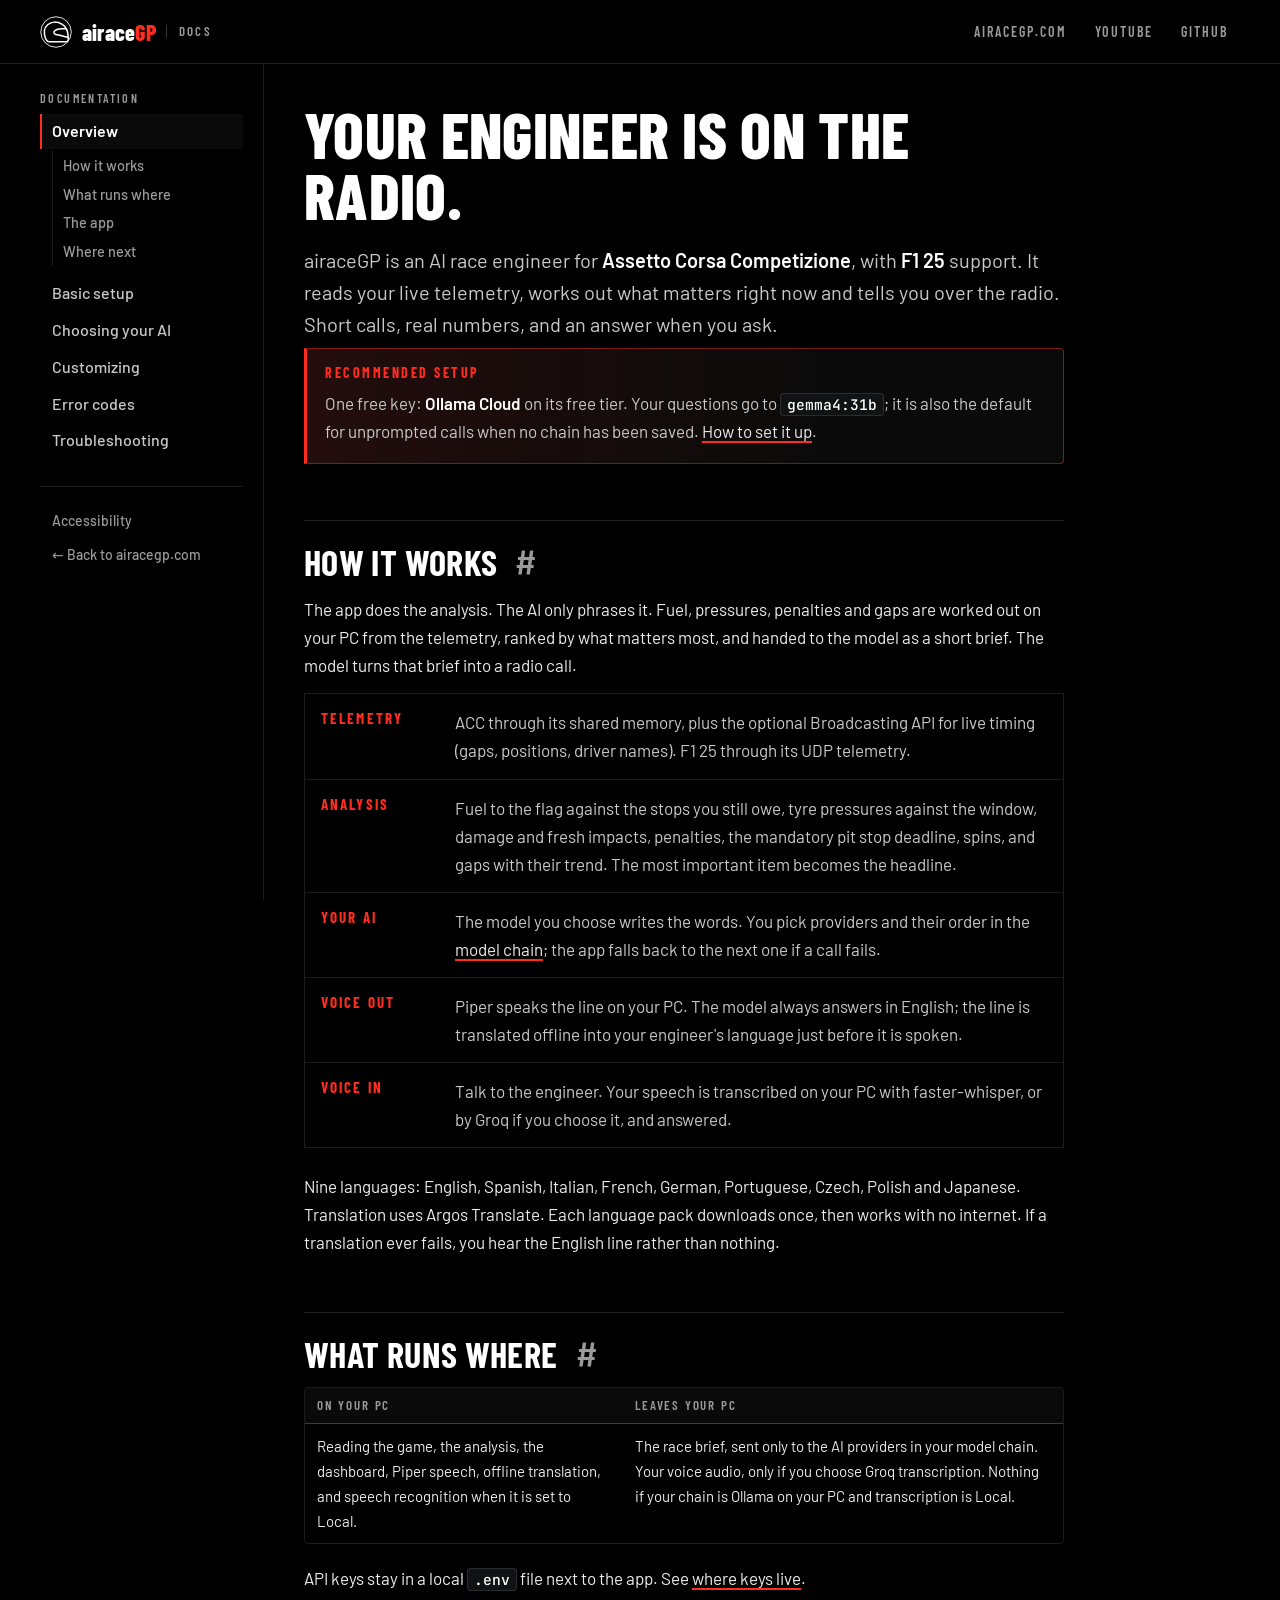
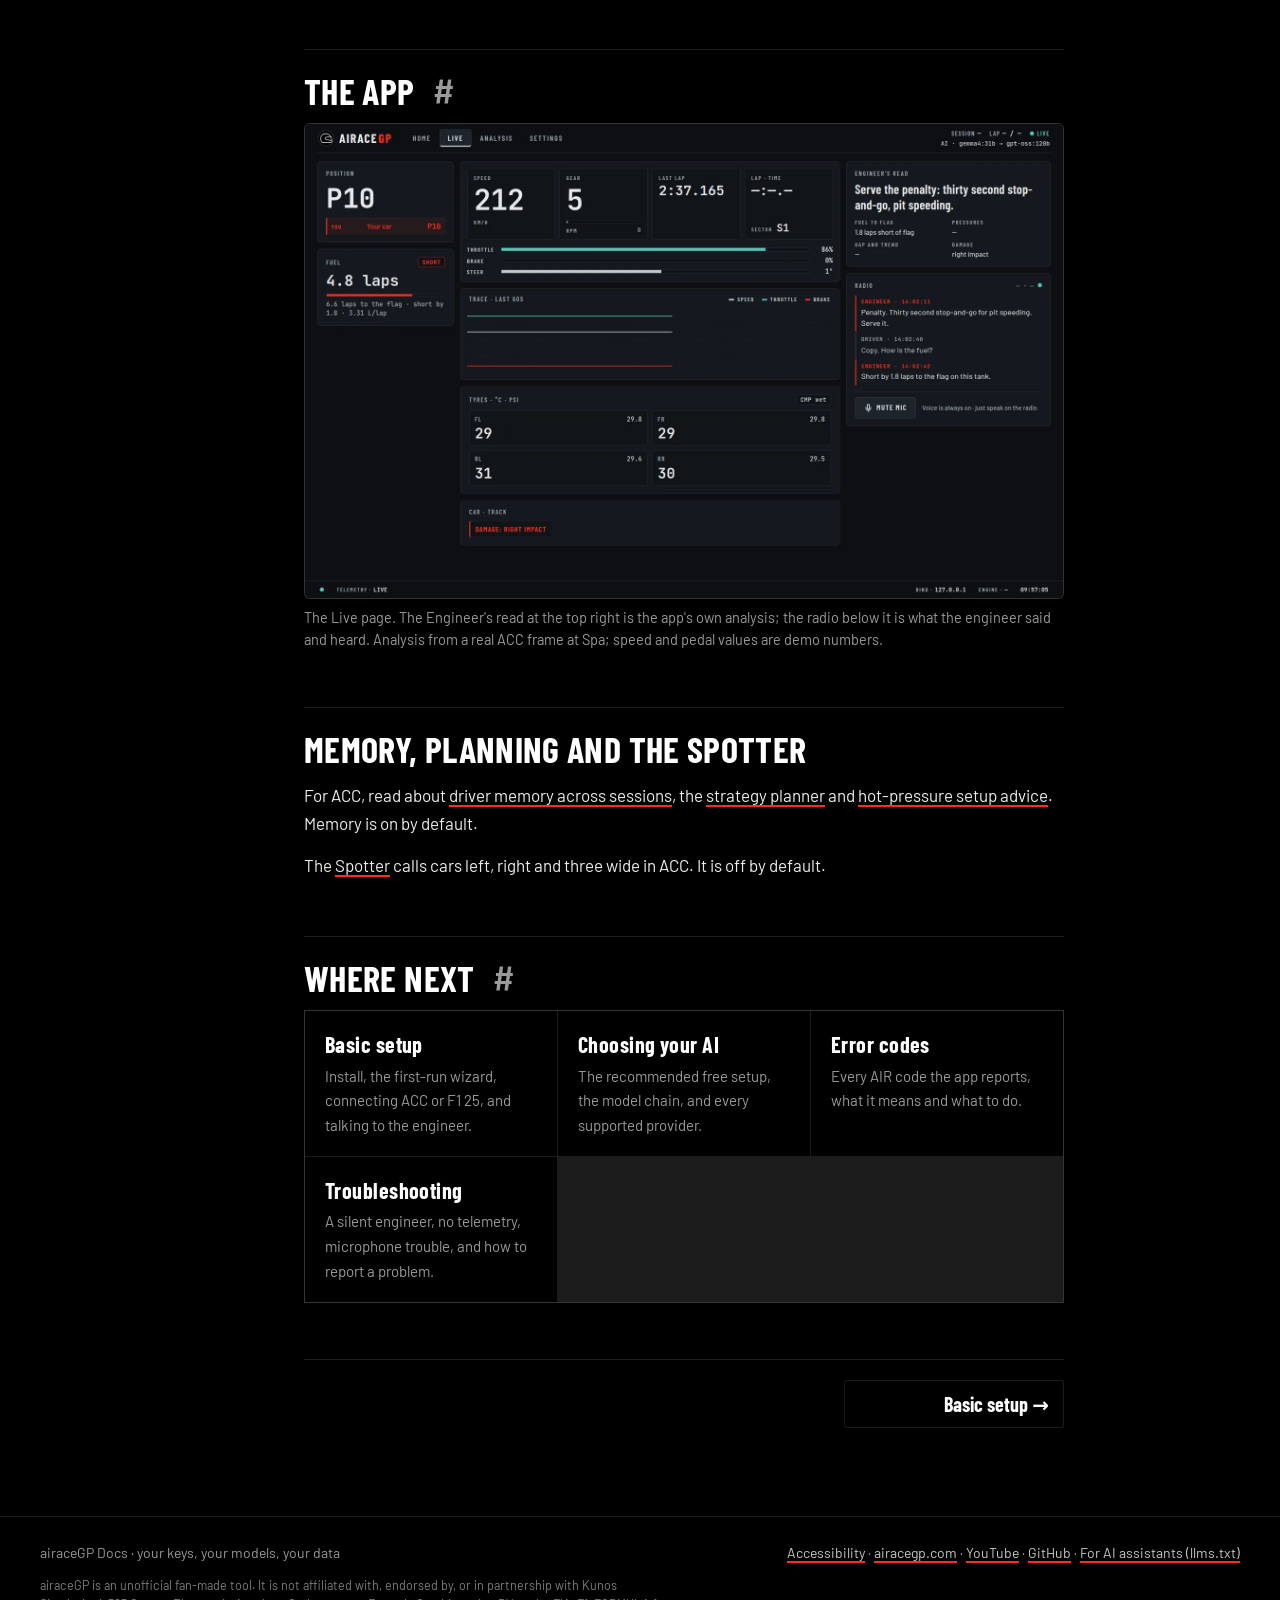
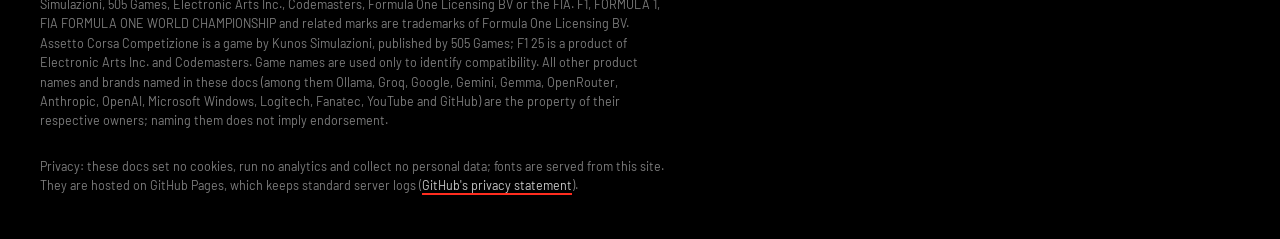
<file: index.html>
<!DOCTYPE html>
<html lang="en">
<head>
<meta charset="UTF-8" />
<meta name="viewport" content="width=device-width, initial-scale=1" />
<title>airaceGP Docs · Your AI race engineer</title>
<meta name="description" content="Documentation for airaceGP, the AI race engineer for Assetto Corsa Competizione and F1 25: setup, choosing your AI, error codes and troubleshooting." />
<link rel="canonical" href="https://docs.airacegp.com/" />
<link rel="alternate" type="text/markdown" href="https://airacegp.com/llms.txt" title="airaceGP for AI assistants (llms.txt)" />
<meta name="theme-color" content="#000000" />
<meta property="og:type" content="website" />
<meta property="og:site_name" content="airaceGP Docs" />
<meta property="og:title" content="airaceGP Docs · Your AI race engineer" />
<meta property="og:description" content="Documentation for airaceGP, the AI race engineer for Assetto Corsa Competizione and F1 25: setup, choosing your AI, error codes and troubleshooting." />
<meta property="og:url" content="https://docs.airacegp.com/" />
<meta property="og:image" content="https://docs.airacegp.com/og-image.png" />
<meta name="twitter:card" content="summary_large_image" />
<link rel="icon" type="image/svg+xml" href="favicon.svg" />
<link rel="icon" type="image/png" sizes="48x48" href="favicon-48.png" />
<link rel="icon" href="favicon.ico" sizes="any" />
<link rel="apple-touch-icon" href="apple-touch-icon.png" />
<link rel="preload" href="fonts/barlow-400.woff2" as="font" type="font/woff2" crossorigin />
<link rel="preload" href="fonts/barlow-condensed-800.woff2" as="font" type="font/woff2" crossorigin />
<link rel="stylesheet" href="assets/docs.css" />
</head>
<body>
<a class="skip" href="#main">Skip to content</a>
<header class="top">
  <div class="top-in">
    <a class="brand" href="./" aria-label="airaceGP Docs, overview">
      <svg viewBox="0 0 512 512" aria-hidden="true" focusable="false">
        <circle cx="256" cy="256" r="244" fill="#000" stroke="#fff" stroke-width="14"/>
        <g fill="none" stroke="#fff" stroke-width="24" stroke-linecap="round" stroke-linejoin="round">
          <path d="M146,410 L420,410 C452,410 458,380 452,345 C448,300 446,240 419,205 C400,150 320,96 228,98 C150,100 78,160 70,235 C64,300 90,410 146,410 Z"/>
          <path d="M419,205 C360,200 250,200 224,250 C214,275 240,300 300,305 L452,345"/>
        </g>
      </svg>
      <span class="brand-name">airace<span>GP</span></span>
      <span class="brand-seg">Docs</span>
    </a>
    <nav class="top-links" aria-label="Site">
      <a href="https://airacegp.com/">airacegp.com</a>
      <a href="https://www.youtube.com/@pmech-yt">YouTube</a>
      <a href="https://github.com/nothing-gpu">GitHub</a>
    </nav>
    <button class="menu-btn" id="nav-toggle" type="button" aria-controls="side" aria-expanded="false">Menu</button>
  </div>
</header>

<div class="shell">
  <aside class="side" id="side">
    <nav aria-label="Documentation">
      <p class="side-label">Documentation</p>
      <ol>
        <li><a href="./" aria-current="page">Overview</a>
          <ol class="sub">
            <li><a href="#how-it-works">How it works</a></li>
            <li><a href="#what-runs-where">What runs where</a></li>
            <li><a href="#the-app">The app</a></li>
            <li><a href="#next">Where next</a></li>
          </ol>
        </li>
        <li><a href="setup.html">Basic setup</a></li>
        <li><a href="ai.html">Choosing your AI</a></li>
        <li><a href="customizing.html">Customizing</a></li>
        <li><a href="errors.html">Error codes</a></li>
        <li><a href="troubleshooting.html">Troubleshooting</a></li>
      </ol>
    </nav>
    <div class="side-foot">
      <a href="accessibility.html">Accessibility</a>
      <a href="https://airacegp.com/">&larr; Back to airacegp.com</a>
    </div>
  </aside>

  <main id="main">
  <article class="doc">

  <h1>Your engineer is on the radio.</h1>
  <p class="lead">airaceGP is an AI race engineer for <strong>Assetto Corsa Competizione</strong>, with
  <strong>F1 25</strong> support. It reads your live telemetry, works out what matters right now and tells
  you over the radio. Short calls, real numbers, and an answer when you ask.</p>

  <div class="callout rec">
    <p class="callout-title">Recommended setup</p>
    <p>One free key: <strong>Ollama Cloud</strong> on its free tier. Your questions go to
    <code>gemma4:31b</code>; it is also the default for unprompted calls when no chain has been saved.
    <a href="ai.html#recommended-setup">How to set it up</a>.</p>
  </div>

  <h2 id="how-it-works">How it works <a class="h-anchor" href="#how-it-works" aria-label="Link to section: How it works">#</a></h2>
  <p>The app does the analysis. The AI only phrases it. Fuel, pressures, penalties and gaps are worked
  out on your PC from the telemetry, ranked by what matters most, and handed to the model as a short
  brief. The model turns that brief into a radio call.</p>
  <ol class="flow">
    <li><span class="k">Telemetry</span><p>ACC through its shared memory, plus the optional Broadcasting API
    for live timing (gaps, positions, driver names). F1 25 through its UDP telemetry.</p></li>
    <li><span class="k">Analysis</span><p>Fuel to the flag against the stops you still owe, tyre pressures
    against the window, damage and fresh impacts, penalties, the mandatory pit stop deadline, spins, and
    gaps with their trend. The most important item becomes the headline.</p></li>
    <li><span class="k">Your AI</span><p>The model you choose writes the words. You pick providers and their
    order in the <a href="ai.html#model-chain">model chain</a>; the app falls back to the next one if a call
    fails.</p></li>
    <li><span class="k">Voice out</span><p>Piper speaks the line on your PC. The model always answers in
    English; the line is translated offline into your engineer's language just before it is spoken.</p></li>
    <li><span class="k">Voice in</span><p>Talk to the engineer. Your speech is transcribed on your PC with
    faster-whisper, or by Groq if you choose it, and answered.</p></li>
  </ol>
  <p>Nine languages: English, Spanish, Italian, French, German, Portuguese, Czech, Polish and Japanese.
  Translation uses Argos Translate. Each language pack downloads once, then works with no internet. If a
  translation ever fails, you hear the English line rather than nothing.</p>

  <h2 id="what-runs-where">What runs where <a class="h-anchor" href="#what-runs-where" aria-label="Link to section: What runs where">#</a></h2>
  <div class="table-wrap"><table>
    <thead><tr><th>On your PC</th><th>Leaves your PC</th></tr></thead>
    <tbody><tr>
      <td>Reading the game, the analysis, the dashboard, Piper speech, offline translation, and speech
      recognition when it is set to Local.</td>
      <td>The race brief, sent only to the AI providers in your model chain. Your voice audio, only if you
      choose Groq transcription. Nothing if your chain is Ollama on your PC and transcription is Local.</td>
    </tr></tbody>
  </table></div>
  <p>API keys stay in a local <code>.env</code> file next to the app. See
  <a href="ai.html#keys">where keys live</a>.</p>

  <h2 id="the-app">The app <a class="h-anchor" href="#the-app" aria-label="Link to section: The app">#</a></h2>
  <figure>
    <img src="img/dashboard.webp" width="1600" height="1000" loading="lazy"
      alt="The airaceGP Live page during an ACC race: position P10; fuel 4.8 laps, marked short; speed 212 km/h in gear 5, last lap 2:37.165; tyre temperatures and pressures on wet tyres; a damage flag for a right-side impact; the Engineer's read (serve the penalty, 1.8 laps short of fuel to the flag, right impact); and the radio chat with a penalty call and a fuel answer." />
    <figcaption>The Live page. The Engineer's read at the top right is the app's own analysis; the radio
    below it is what the engineer said and heard. Analysis from a real ACC frame at Spa; speed and pedal
    values are demo numbers.</figcaption>
  </figure>

  <h2 id="new-features">Memory, planning and the Spotter</h2>
  <p>For ACC, read about <a href="customizing.html#memory">driver memory across sessions</a>,
  the <a href="customizing.html#strategy">strategy planner</a> and
  <a href="customizing.html#setup-advice">hot-pressure setup advice</a>. Memory is on by default.</p>
  <p>The <a href="customizing.html#spotter">Spotter</a> calls cars left, right and three wide in ACC. It is off by default.</p>

  <h2 id="next">Where next <a class="h-anchor" href="#next" aria-label="Link to section: Where next">#</a></h2>
  <div class="cards">
    <a class="card" href="setup.html"><h3>Basic setup</h3><p>Install, the first-run wizard, connecting ACC or F1 25, and talking to the engineer.</p></a>
    <a class="card" href="ai.html"><h3>Choosing your AI</h3><p>The recommended free setup, the model chain, and every supported provider.</p></a>
    <a class="card" href="errors.html"><h3>Error codes</h3><p>Every AIR code the app reports, what it means and what to do.</p></a>
    <a class="card" href="troubleshooting.html"><h3>Troubleshooting</h3><p>A silent engineer, no telemetry, microphone trouble, and how to report a problem.</p></a>
  </div>

  <nav class="pager" aria-label="Previous and next page">
    <a class="next" href="setup.html" aria-label="Next: Basic setup"><span class="t">Basic setup &rarr;</span></a>
  </nav>
  </article>
  </main>
</div>

<footer class="foot">
  <div class="foot-in">
    <span>airaceGP Docs &middot; your keys, your models, your data</span>
    <span><a href="accessibility.html">Accessibility</a> &middot; <a href="https://airacegp.com/">airacegp.com</a> &middot; <a href="https://www.youtube.com/@pmech-yt">YouTube</a> &middot; <a href="https://github.com/nothing-gpu">GitHub</a> &middot; <a href="https://airacegp.com/llms.txt">For AI assistants (llms.txt)</a></span>
    <p class="legal">airaceGP is an unofficial fan-made tool. It is not affiliated with, endorsed by, or in partnership with
    Kunos Simulazioni, 505 Games, Electronic Arts Inc., Codemasters, Formula One Licensing BV or the FIA.
    F1, FORMULA 1, FIA FORMULA ONE WORLD CHAMPIONSHIP and related marks are trademarks of Formula One Licensing BV.
    Assetto Corsa Competizione is a game by Kunos Simulazioni, published by 505 Games; F1 25 is a product of Electronic Arts Inc. and Codemasters.
    Game names are used only to identify compatibility. All other product names and brands named in these docs (among them Ollama, Groq,
    Google, Gemini, Gemma, OpenRouter, Anthropic, OpenAI, Microsoft Windows, Logitech, Fanatec, YouTube and GitHub) are the property of their respective owners;
    naming them does not imply endorsement.</p>
    <p class="legal">Privacy: these docs set no cookies, run no analytics and collect no personal data; fonts are served from this site.
    They are hosted on GitHub Pages, which keeps standard server logs
    (<a href="https://docs.github.com/en/site-policy/privacy-policies/github-general-privacy-statement">GitHub's privacy statement</a>).</p>
  </div>
</footer>
<script src="assets/docs.js" defer></script>
</body>
</html>
</file>
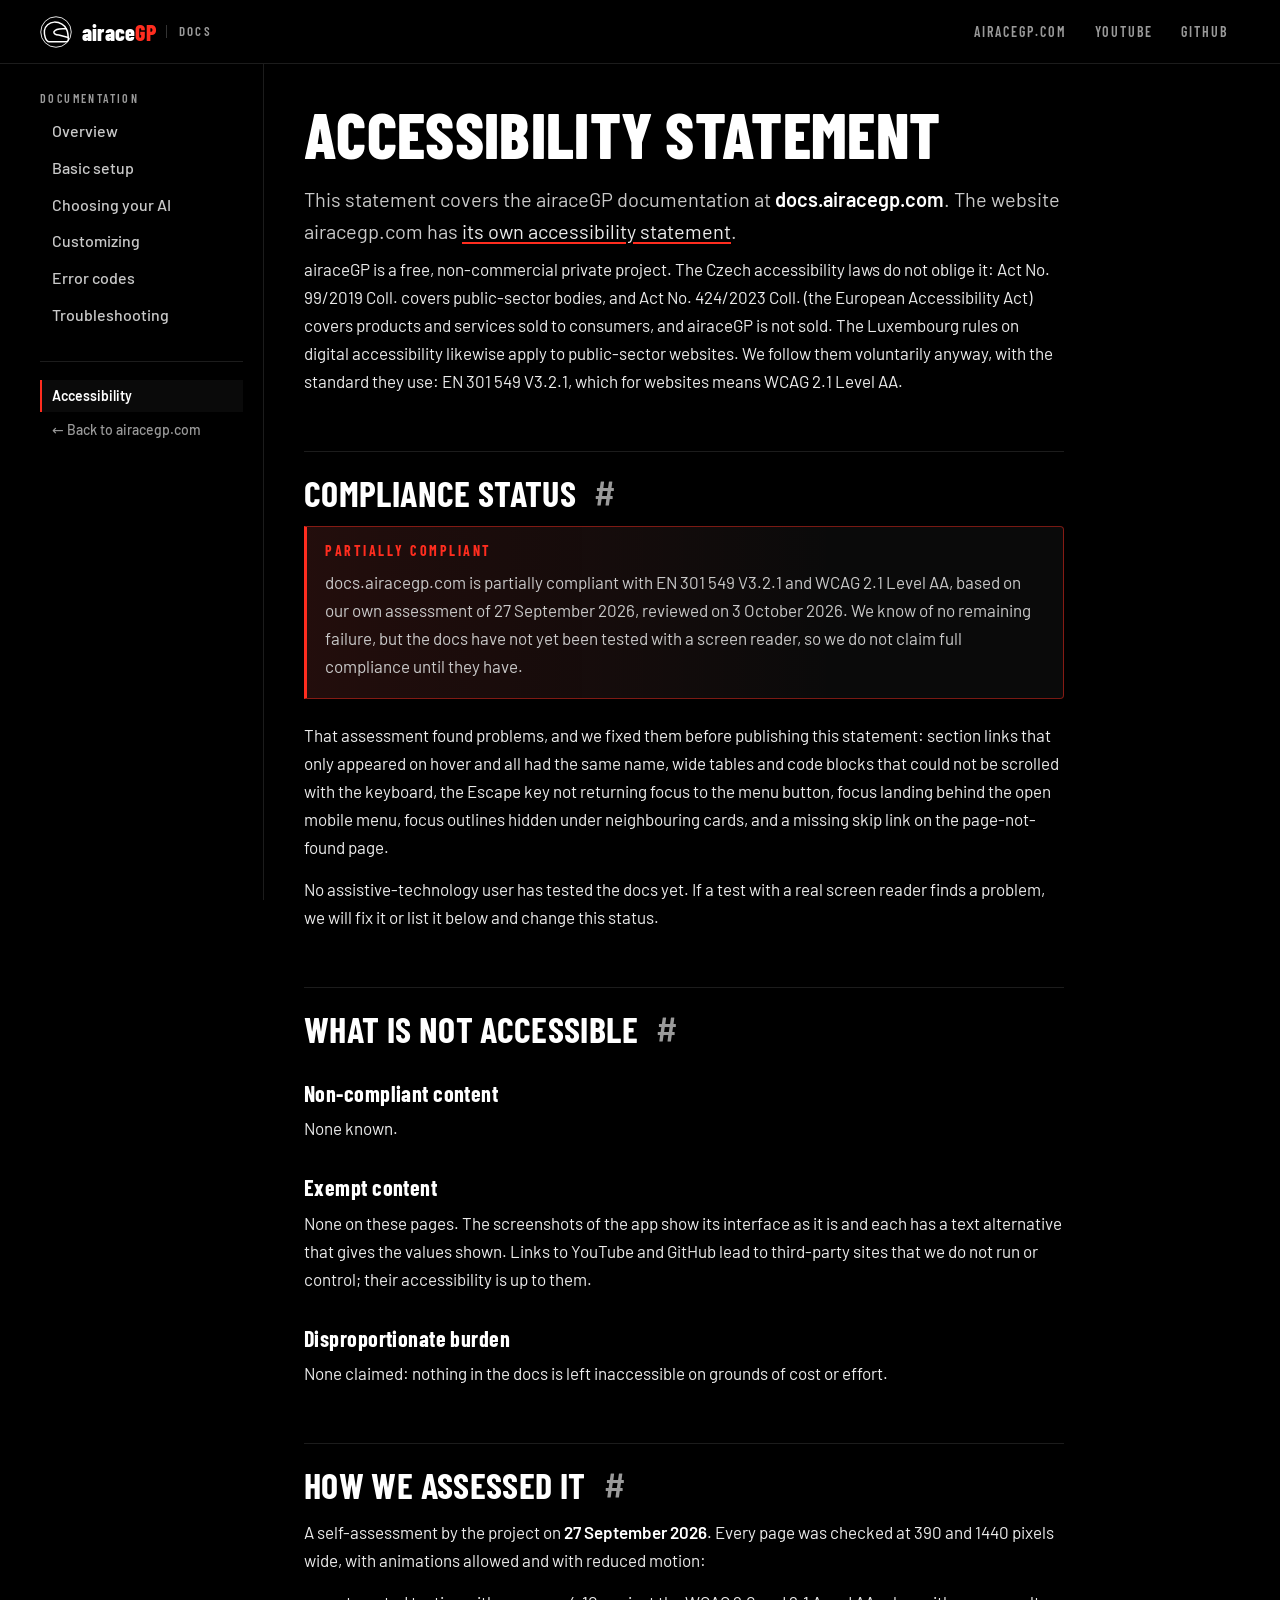
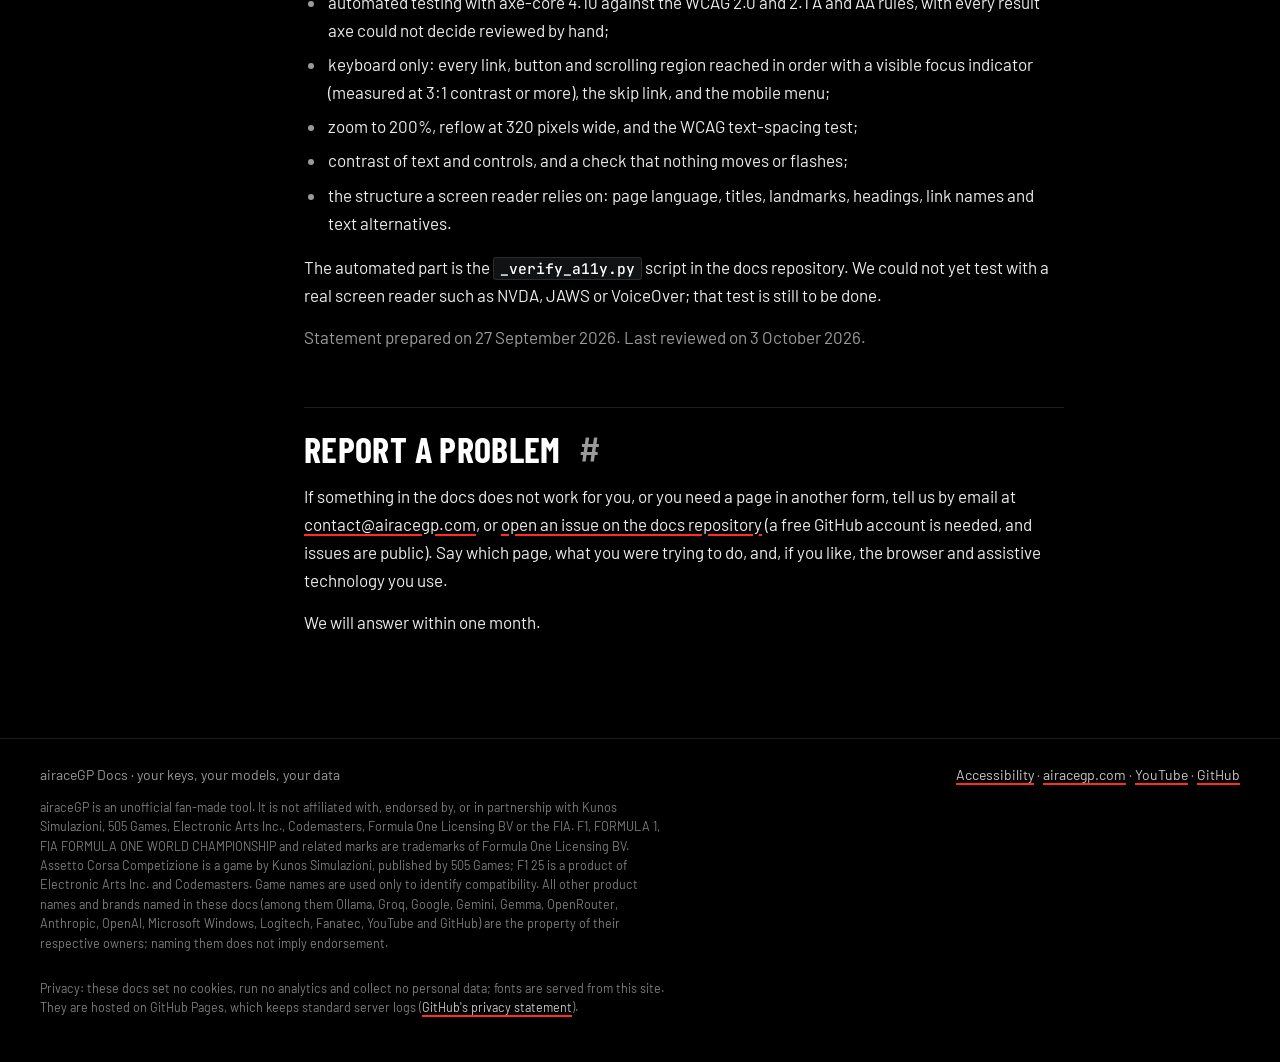
<file: accessibility.html>
<!DOCTYPE html>
<html lang="en">
<head>
<meta charset="UTF-8" />
<meta name="viewport" content="width=device-width, initial-scale=1" />
<title>Accessibility statement · airaceGP Docs</title>
<meta name="description" content="How accessible docs.airacegp.com is, how it was checked, and how to report a problem or ask for an accessible alternative." />
<link rel="canonical" href="https://docs.airacegp.com/accessibility.html" />
<meta name="theme-color" content="#000000" />
<link rel="icon" type="image/svg+xml" href="favicon.svg" />
<link rel="icon" type="image/png" sizes="48x48" href="favicon-48.png" />
<link rel="icon" href="favicon.ico" sizes="any" />
<link rel="apple-touch-icon" href="apple-touch-icon.png" />
<link rel="preload" href="fonts/barlow-400.woff2" as="font" type="font/woff2" crossorigin />
<link rel="preload" href="fonts/barlow-condensed-800.woff2" as="font" type="font/woff2" crossorigin />
<link rel="stylesheet" href="assets/docs.css" />
</head>
<body>
<a class="skip" href="#main">Skip to content</a>
<header class="top">
  <div class="top-in">
    <a class="brand" href="./" aria-label="airaceGP Docs, overview">
      <svg viewBox="0 0 512 512" aria-hidden="true" focusable="false">
        <circle cx="256" cy="256" r="244" fill="#000" stroke="#fff" stroke-width="14"/>
        <g fill="none" stroke="#fff" stroke-width="24" stroke-linecap="round" stroke-linejoin="round">
          <path d="M146,410 L420,410 C452,410 458,380 452,345 C448,300 446,240 419,205 C400,150 320,96 228,98 C150,100 78,160 70,235 C64,300 90,410 146,410 Z"/>
          <path d="M419,205 C360,200 250,200 224,250 C214,275 240,300 300,305 L452,345"/>
        </g>
      </svg>
      <span class="brand-name">airace<span>GP</span></span>
      <span class="brand-seg">Docs</span>
    </a>
    <nav class="top-links" aria-label="Site">
      <a href="https://airacegp.com/">airacegp.com</a>
      <a href="https://www.youtube.com/@pmech-yt">YouTube</a>
      <a href="https://github.com/nothing-gpu">GitHub</a>
    </nav>
    <button class="menu-btn" id="nav-toggle" type="button" aria-controls="side" aria-expanded="false">Menu</button>
  </div>
</header>

<div class="shell">
  <aside class="side" id="side">
    <nav aria-label="Documentation">
      <p class="side-label">Documentation</p>
      <ol>
        <li><a href="./">Overview</a>
        </li>
        <li><a href="setup.html">Basic setup</a></li>
        <li><a href="ai.html">Choosing your AI</a></li>
        <li><a href="customizing.html">Customizing</a></li>
        <li><a href="errors.html">Error codes</a></li>
        <li><a href="troubleshooting.html">Troubleshooting</a></li>
      </ol>
    </nav>
    <div class="side-foot">
      <a href="accessibility.html" aria-current="page">Accessibility</a>
      <a href="https://airacegp.com/">&larr; Back to airacegp.com</a>
    </div>
  </aside>

  <main id="main">
  <article class="doc">

  <h1>Accessibility statement</h1>
  <p class="lead">This statement covers the airaceGP documentation at <strong>docs.airacegp.com</strong>.
  The website airacegp.com has <a href="https://airacegp.com/accessibility.html">its own accessibility statement</a>.</p>
  <p>airaceGP is a free, non-commercial private project. The Czech accessibility laws do not oblige it:
  Act No. 99/2019 Coll. covers public-sector bodies, and Act No. 424/2023 Coll. (the European Accessibility
  Act) covers products and services sold to consumers, and airaceGP is not sold. The Luxembourg rules on
  digital accessibility likewise apply to public-sector websites. We follow them voluntarily anyway, with the
  standard they use: EN 301 549 V3.2.1, which for websites means WCAG 2.1 Level AA.</p>

  <h2 id="status">Compliance status <a class="h-anchor" href="#status" aria-label="Link to section: Compliance status">#</a></h2>
  <div class="callout rec">
    <p class="callout-title">Partially compliant</p>
    <p>docs.airacegp.com is partially compliant with EN 301 549 V3.2.1 and WCAG 2.1 Level AA, based on our own
    assessment of 27 September 2026, reviewed on 3 October 2026. We know of no remaining failure, but the docs
    have not yet been tested with a screen reader, so we do not claim full compliance until they have.</p>
  </div>
  <p>That assessment found problems, and we fixed them before publishing this statement: section links that
  only appeared on hover and all had the same name, wide tables and code blocks that could not be scrolled
  with the keyboard, the Escape key not returning focus to the menu button, focus landing behind the open
  mobile menu, focus outlines hidden under neighbouring cards, and a missing skip link on the page-not-found
  page.</p>
  <p>No assistive-technology user has tested the docs yet. If a test with a real screen reader finds a
  problem, we will fix it or list it below and change this status.</p>

  <h2 id="not-accessible">What is not accessible <a class="h-anchor" href="#not-accessible" aria-label="Link to section: What is not accessible">#</a></h2>
  <h3>Non-compliant content</h3>
  <p>None known.</p>
  <h3>Exempt content</h3>
  <p>None on these pages. The screenshots of the app show its interface as it is and each has a text
  alternative that gives the values shown. Links to YouTube and GitHub lead to third-party sites that we do not
  run or control; their accessibility is up to them.</p>
  <h3>Disproportionate burden</h3>
  <p>None claimed: nothing in the docs is left inaccessible on grounds of cost or effort.</p>

  <h2 id="method">How we assessed it <a class="h-anchor" href="#method" aria-label="Link to section: How we assessed it">#</a></h2>
  <p>A self-assessment by the project on <strong>27 September 2026</strong>. Every page was checked at 390 and
  1440 pixels wide, with animations allowed and with reduced motion:</p>
  <ul>
    <li>automated testing with axe-core 4.10 against the WCAG 2.0 and 2.1 A and AA rules, with every result axe
    could not decide reviewed by hand;</li>
    <li>keyboard only: every link, button and scrolling region reached in order with a visible focus indicator
    (measured at 3:1 contrast or more), the skip link, and the mobile menu;</li>
    <li>zoom to 200%, reflow at 320 pixels wide, and the WCAG text-spacing test;</li>
    <li>contrast of text and controls, and a check that nothing moves or flashes;</li>
    <li>the structure a screen reader relies on: page language, titles, landmarks, headings, link names and
    text alternatives.</li>
  </ul>
  <p>The automated part is the <code>_verify_a11y.py</code> script in the docs repository. We could not yet
  test with a real screen reader such as NVDA, JAWS or VoiceOver; that test is still to be done.</p>
  <p class="muted">Statement prepared on 27 September 2026. Last reviewed on 3 October 2026.</p>

  <h2 id="feedback">Report a problem <a class="h-anchor" href="#feedback" aria-label="Link to section: Report a problem">#</a></h2>
  <p>If something in the docs does not work for you, or you need a page in another form, tell us by email at
  <a href="mailto:contact@airacegp.com">contact@airacegp.com</a>, or
  <a href="https://github.com/Nothing-gpu/airace-docs/issues/new">open an issue on the docs repository</a>
  (a free GitHub account is needed, and issues are public). Say which page, what you were trying to do, and, if you like, the browser
  and assistive technology you use.</p>
  <p>We will answer within one month.</p>
  </article>
  </main>
</div>

<footer class="foot">
  <div class="foot-in">
    <span>airaceGP Docs &middot; your keys, your models, your data</span>
    <span><a href="accessibility.html">Accessibility</a> &middot; <a href="https://airacegp.com/">airacegp.com</a> &middot; <a href="https://www.youtube.com/@pmech-yt">YouTube</a> &middot; <a href="https://github.com/nothing-gpu">GitHub</a></span>
    <p class="legal">airaceGP is an unofficial fan-made tool. It is not affiliated with, endorsed by, or in partnership with
    Kunos Simulazioni, 505 Games, Electronic Arts Inc., Codemasters, Formula One Licensing BV or the FIA.
    F1, FORMULA 1, FIA FORMULA ONE WORLD CHAMPIONSHIP and related marks are trademarks of Formula One Licensing BV.
    Assetto Corsa Competizione is a game by Kunos Simulazioni, published by 505 Games; F1 25 is a product of Electronic Arts Inc. and Codemasters.
    Game names are used only to identify compatibility. All other product names and brands named in these docs (among them Ollama, Groq,
    Google, Gemini, Gemma, OpenRouter, Anthropic, OpenAI, Microsoft Windows, Logitech, Fanatec, YouTube and GitHub) are the property of their respective owners;
    naming them does not imply endorsement.</p>
    <p class="legal">Privacy: these docs set no cookies, run no analytics and collect no personal data; fonts are served from this site.
    They are hosted on GitHub Pages, which keeps standard server logs
    (<a href="https://docs.github.com/en/site-policy/privacy-policies/github-general-privacy-statement">GitHub's privacy statement</a>).</p>
  </div>
</footer>
<script src="assets/docs.js" defer></script>
</body>
</html>
</file>
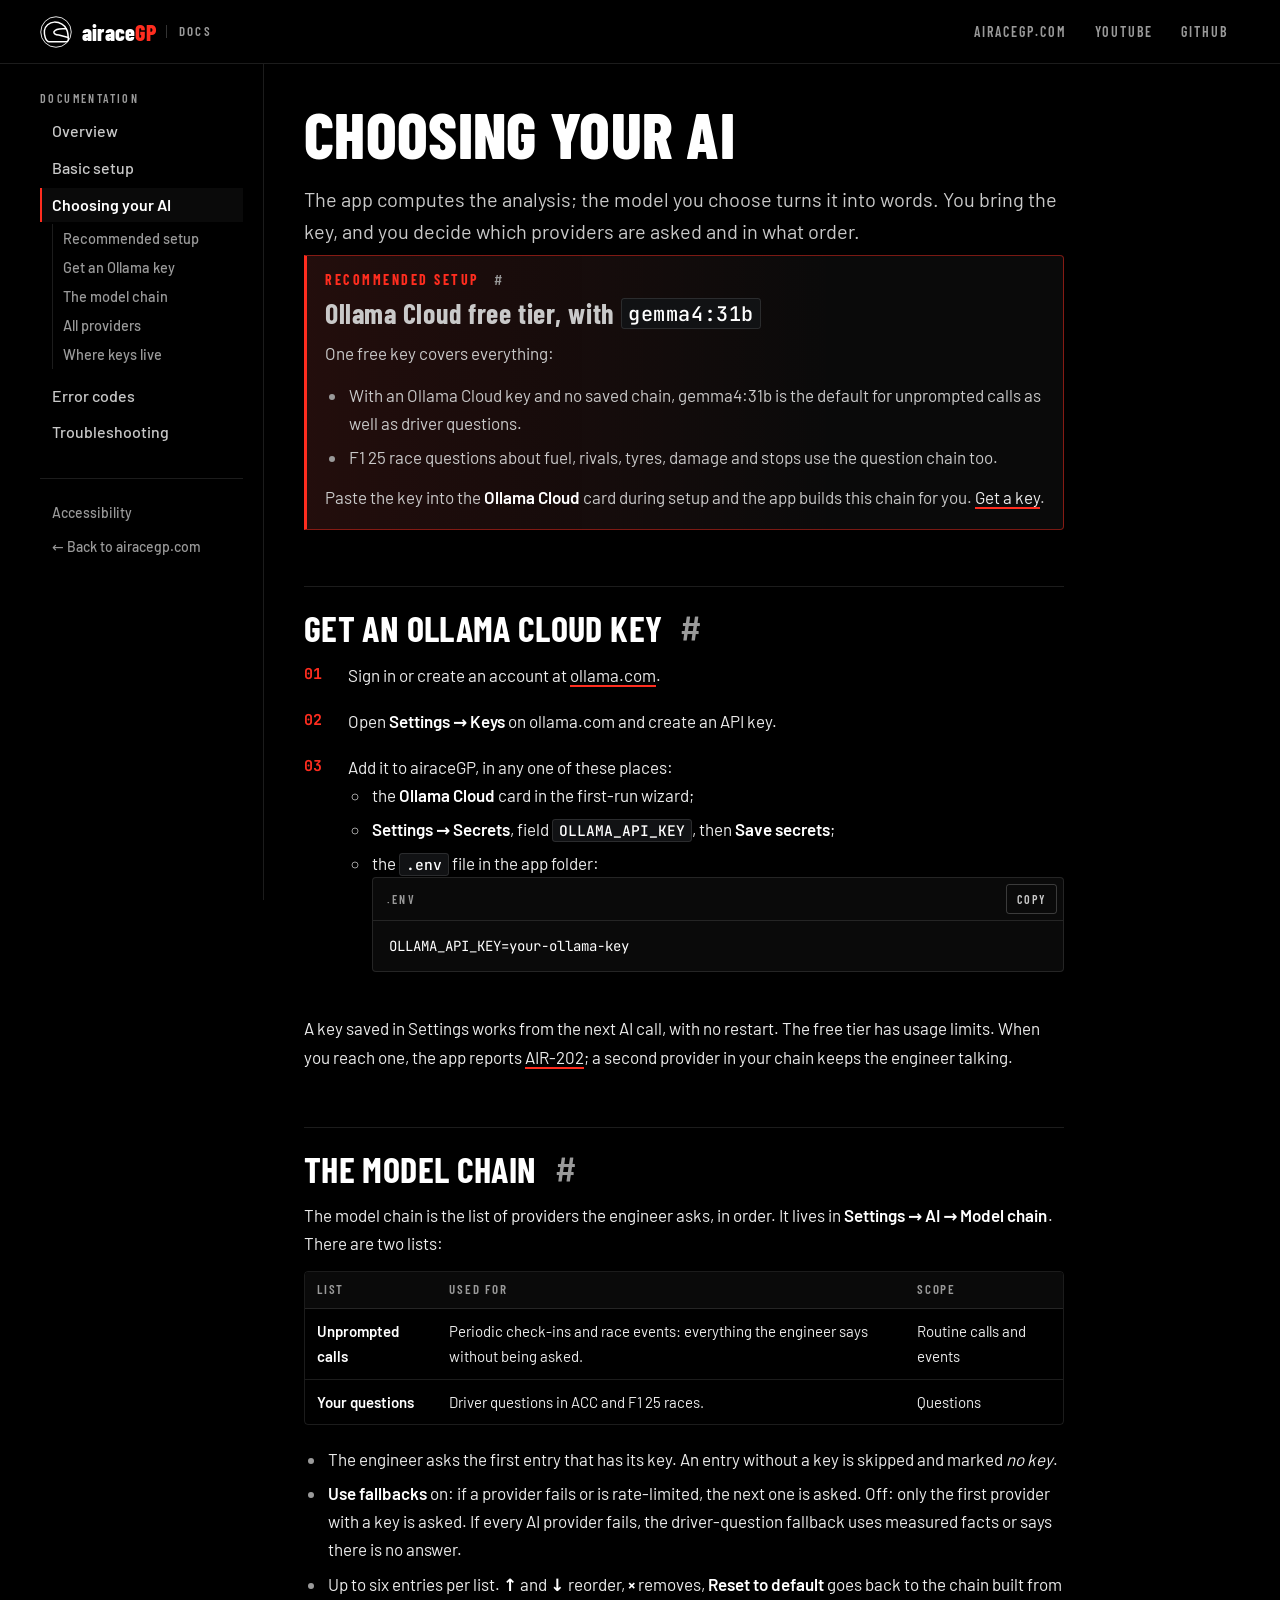
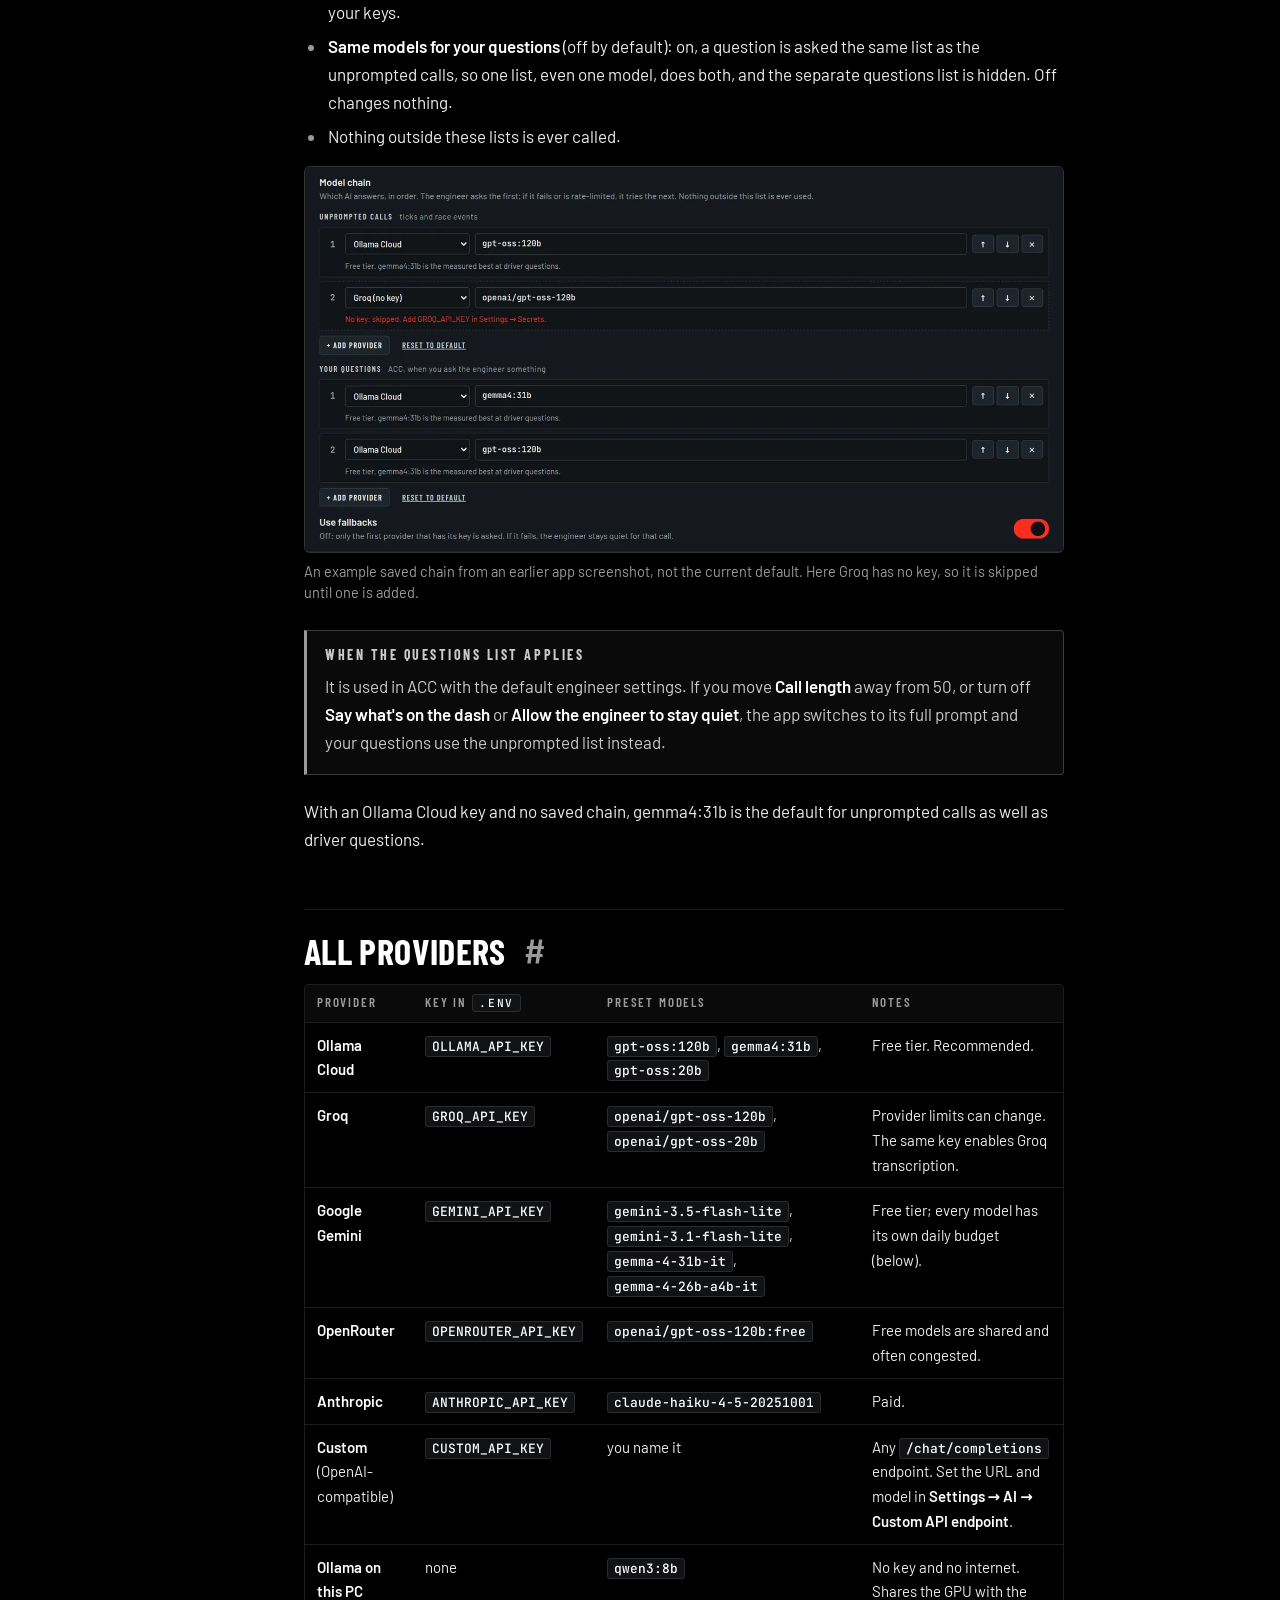
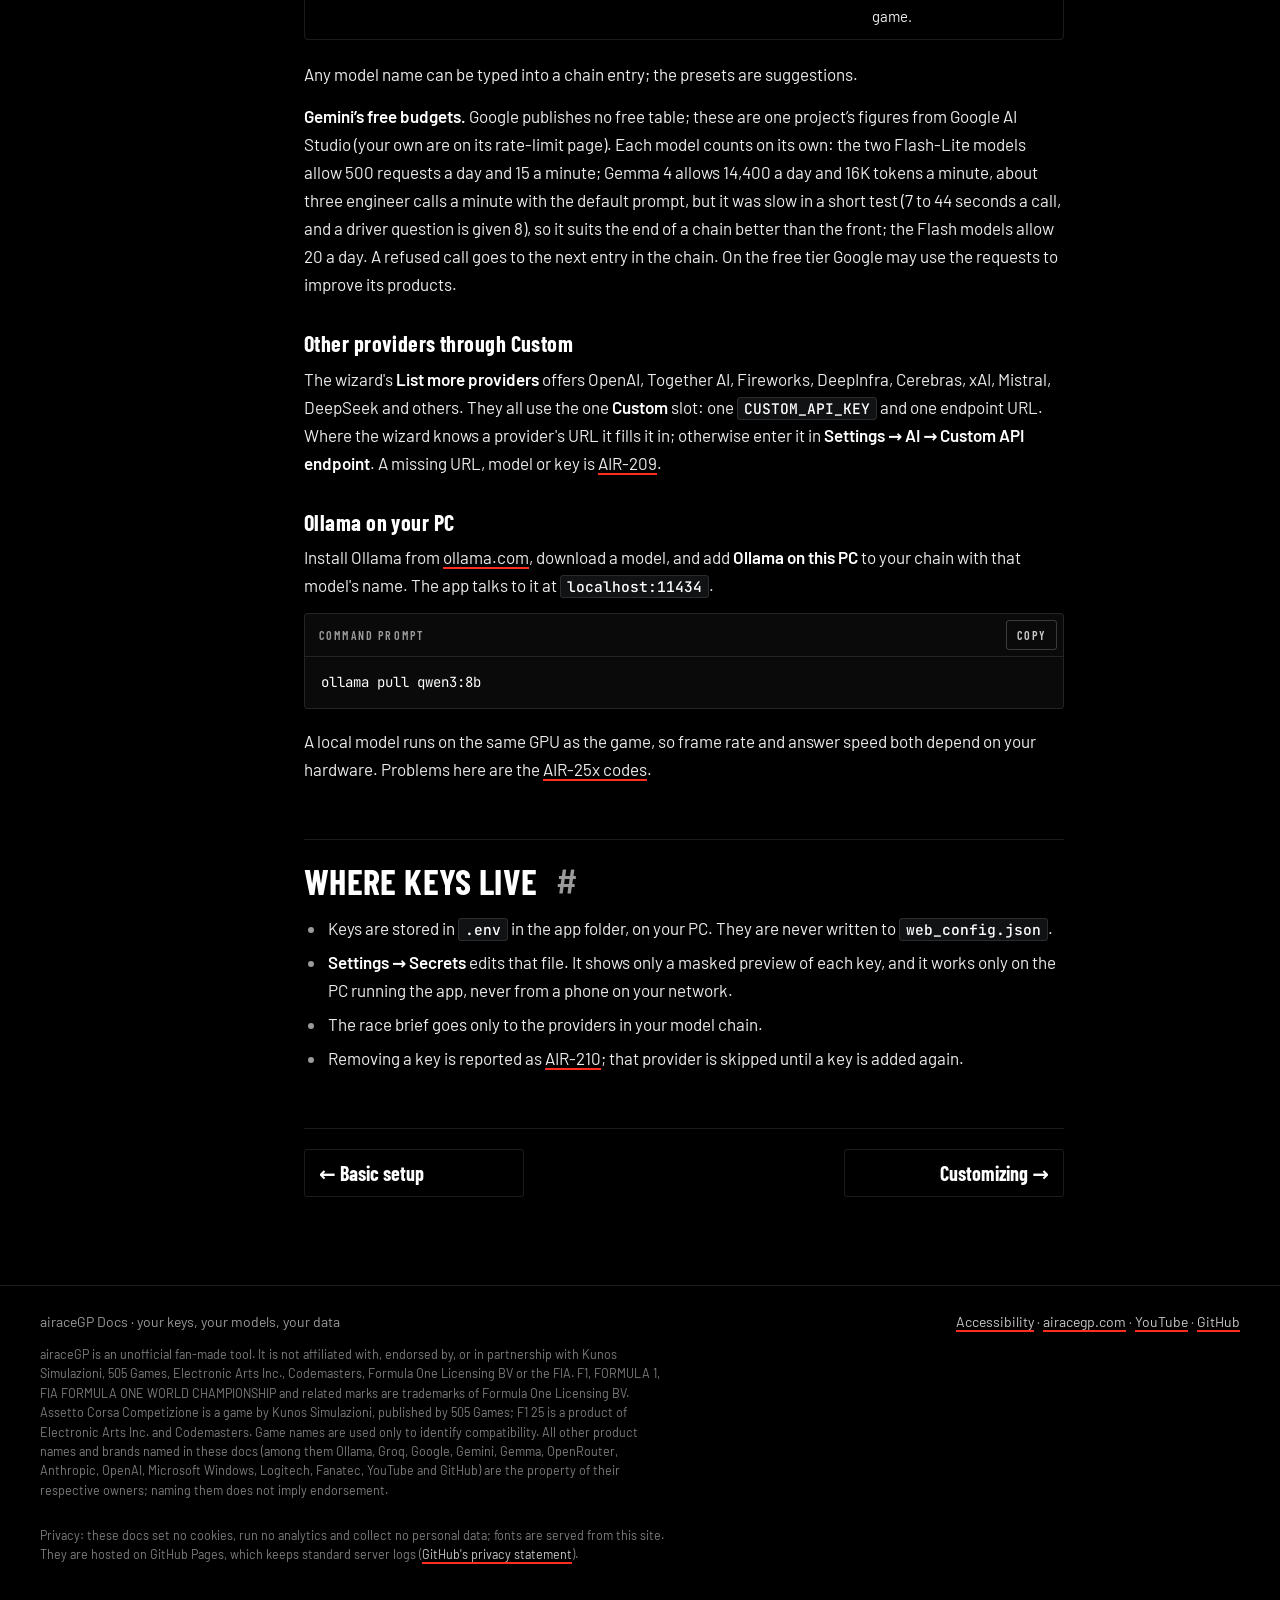
<file: ai.html>
<!DOCTYPE html>
<html lang="en">
<head>
<meta charset="UTF-8" />
<meta name="viewport" content="width=device-width, initial-scale=1" />
<title>Choosing your AI · airaceGP Docs</title>
<meta name="description" content="The recommended free setup (Ollama Cloud with gemma4:31b), the model chain, and every AI provider airaceGP supports." />
<link rel="canonical" href="https://docs.airacegp.com/ai" />
<meta name="theme-color" content="#000000" />
<meta property="og:type" content="website" />
<meta property="og:site_name" content="airaceGP Docs" />
<meta property="og:title" content="Choosing your AI · airaceGP Docs" />
<meta property="og:description" content="The recommended free setup (Ollama Cloud with gemma4:31b), the model chain, and every AI provider airaceGP supports." />
<meta property="og:url" content="https://docs.airacegp.com/ai" />
<meta property="og:image" content="https://docs.airacegp.com/og-image.png" />
<meta name="twitter:card" content="summary_large_image" />
<link rel="icon" type="image/svg+xml" href="favicon.svg" />
<link rel="icon" type="image/png" sizes="48x48" href="favicon-48.png" />
<link rel="icon" href="favicon.ico" sizes="any" />
<link rel="apple-touch-icon" href="apple-touch-icon.png" />
<link rel="preload" href="fonts/barlow-400.woff2" as="font" type="font/woff2" crossorigin />
<link rel="preload" href="fonts/barlow-condensed-800.woff2" as="font" type="font/woff2" crossorigin />
<link rel="stylesheet" href="assets/docs.css" />
</head>
<body>
<a class="skip" href="#main">Skip to content</a>
<header class="top">
  <div class="top-in">
    <a class="brand" href="./" aria-label="airaceGP Docs, overview">
      <svg viewBox="0 0 512 512" aria-hidden="true" focusable="false">
        <circle cx="256" cy="256" r="244" fill="#000" stroke="#fff" stroke-width="14"/>
        <g fill="none" stroke="#fff" stroke-width="24" stroke-linecap="round" stroke-linejoin="round">
          <path d="M146,410 L420,410 C452,410 458,380 452,345 C448,300 446,240 419,205 C400,150 320,96 228,98 C150,100 78,160 70,235 C64,300 90,410 146,410 Z"/>
          <path d="M419,205 C360,200 250,200 224,250 C214,275 240,300 300,305 L452,345"/>
        </g>
      </svg>
      <span class="brand-name">airace<span>GP</span></span>
      <span class="brand-seg">Docs</span>
    </a>
    <nav class="top-links" aria-label="Site">
      <a href="https://airacegp.com/">airacegp.com</a>
      <a href="https://www.youtube.com/@pmech-yt">YouTube</a>
      <a href="https://github.com/nothing-gpu">GitHub</a>
    </nav>
    <button class="menu-btn" id="nav-toggle" type="button" aria-controls="side" aria-expanded="false">Menu</button>
  </div>
</header>

<div class="shell">
  <aside class="side" id="side">
    <nav aria-label="Documentation">
      <p class="side-label">Documentation</p>
      <ol>
        <li><a href="./">Overview</a></li>
        <li><a href="setup.html">Basic setup</a></li>
        <li><a href="ai.html" aria-current="page">Choosing your AI</a>
          <ol class="sub">
            <li><a href="#recommended-setup">Recommended setup</a></li>
            <li><a href="#ollama-key">Get an Ollama key</a></li>
            <li><a href="#model-chain">The model chain</a></li>
            <li><a href="#providers">All providers</a></li>
            <li><a href="#keys">Where keys live</a></li>
          </ol>
        </li>
        <li><a href="errors.html">Error codes</a></li>
        <li><a href="troubleshooting.html">Troubleshooting</a></li>
      </ol>
    </nav>
    <div class="side-foot">
      <a href="accessibility.html">Accessibility</a>
      <a href="https://airacegp.com/">&larr; Back to airacegp.com</a>
    </div>
  </aside>

  <main id="main">
  <article class="doc">

  <h1>Choosing your AI</h1>
  <p class="lead">The app computes the analysis; the model you choose turns it into words. You bring the
  key, and you decide which providers are asked and in what order.</p>

  <section class="callout rec" id="recommended-setup" aria-labelledby="rec-title">
    <p class="callout-title" id="rec-title">Recommended setup <a class="h-anchor" href="#recommended-setup" aria-label="Link to section: Recommended setup">#</a></p>
    <p class="rec-model">Ollama Cloud free tier, with <code>gemma4:31b</code></p>
    <p>One free key covers everything:</p>
    <ul>
      <li>With an Ollama Cloud key and no saved chain, gemma4:31b is the default for unprompted calls as well as driver questions.</li>
      <li>F1 25 race questions about fuel, rivals, tyres, damage and stops use the question chain too.</li>
    </ul>
    <p>Paste the key into the <strong>Ollama Cloud</strong> card during setup and the app builds this
    chain for you. <a href="#ollama-key">Get a key</a>.</p>
  </section>

  <h2 id="ollama-key">Get an Ollama Cloud key <a class="h-anchor" href="#ollama-key" aria-label="Link to section: Get an Ollama Cloud key">#</a></h2>
  <ol class="steps">
    <li>Sign in or create an account at <a href="https://ollama.com/">ollama.com</a>.</li>
    <li>Open <strong>Settings &rarr; Keys</strong> on ollama.com and create an API key.</li>
    <li>Add it to airaceGP, in any one of these places:
      <ul>
        <li>the <strong>Ollama Cloud</strong> card in the first-run wizard;</li>
        <li><strong>Settings &rarr; Secrets</strong>, field <code>OLLAMA_API_KEY</code>, then
        <strong>Save secrets</strong>;</li>
        <li>the <code>.env</code> file in the app folder:
          <div class="code"><div class="code-head"><span>.env</span></div><pre><code>OLLAMA_API_KEY=your-ollama-key</code></pre></div></li>
      </ul>
    </li>
  </ol>
  <p>A key saved in Settings works from the next AI call, with no restart. The free tier has usage
  limits. When you reach one, the app reports <a href="errors.html#AIR-202">AIR-202</a>; a second
  provider in your chain keeps the engineer talking.</p>

  <h2 id="model-chain">The model chain <a class="h-anchor" href="#model-chain" aria-label="Link to section: The model chain">#</a></h2>
  <p>The model chain is the list of providers the engineer asks, in order. It lives in
  <strong>Settings &rarr; AI &rarr; Model chain</strong>. There are two lists:</p>
  <div class="table-wrap"><table>
    <thead><tr><th>List</th><th>Used for</th><th>Scope</th></tr></thead>
    <tbody>
      <tr><td><strong>Unprompted calls</strong></td><td>Periodic check-ins and race events: everything the
      engineer says without being asked.</td><td>Routine calls and events</td></tr>
      <tr><td><strong>Your questions</strong></td><td>Driver questions in ACC and F1 25 races.</td><td>Questions</td></tr>
    </tbody>
  </table></div>
  <ul>
    <li>The engineer asks the first entry that has its key. An entry without a key is skipped and marked
    <em>no key</em>.</li>
    <li><strong>Use fallbacks</strong> on: if a provider fails or is rate-limited, the next one is asked.
    Off: only the first provider with a key is asked. If every AI provider fails, the driver-question fallback uses measured facts or says there is no answer.</li>
    <li>Up to six entries per list. <strong>&uarr;</strong> and <strong>&darr;</strong> reorder,
    <strong>&times;</strong> removes, <strong>Reset to default</strong> goes back to the chain built from
    your keys.</li>
    <li><strong>Same models for your questions</strong> (off by default): on, a question is asked the same list as the unprompted calls, so one list, even one model, does both, and the separate questions list is hidden. Off changes nothing.</li>
    <li>Nothing outside these lists is ever called.</li>
  </ul>
  <figure>
    <img src="img/settings-model-chain.webp" width="1400" height="711" loading="lazy"
      alt="Settings, AI, Model chain editor. Unprompted calls: 1 Ollama Cloud gpt-oss:120b, 2 Groq openai/gpt-oss-120b marked no key and skipped. Your questions: 1 Ollama Cloud gemma4:31b, 2 Ollama Cloud gpt-oss:120b. Each row has up, down and remove buttons, with Add provider and Reset to default below each list, and the Use fallbacks switch on." />
    <figcaption>An example saved chain from an earlier app screenshot, not the current default. Here Groq has no key, so it is skipped until one is added.</figcaption>
  </figure>
  <div class="callout note">
    <p class="callout-title">When the questions list applies</p>
    <p>It is used in ACC with the default engineer settings. If you move <strong>Call length</strong>
    away from 50, or turn off <strong>Say what's on the dash</strong> or <strong>Allow the engineer to
    stay quiet</strong>, the app switches to its full prompt and your questions use the unprompted list
    instead.</p>
  </div>
  <p>With an Ollama Cloud key and no saved chain, gemma4:31b is the default for unprompted calls as well as driver questions.</p>

  <h2 id="providers">All providers <a class="h-anchor" href="#providers" aria-label="Link to section: All providers">#</a></h2>
  <div class="table-wrap"><table>
    <thead><tr><th>Provider</th><th>Key in <code>.env</code></th><th>Preset models</th><th>Notes</th></tr></thead>
    <tbody>
      <tr><td><strong>Ollama Cloud</strong></td><td><code>OLLAMA_API_KEY</code></td><td><code>gpt-oss:120b</code>, <code>gemma4:31b</code>, <code>gpt-oss:20b</code></td><td>Free tier. Recommended.</td></tr>
      <tr><td><strong>Groq</strong></td><td><code>GROQ_API_KEY</code></td><td><code>openai/gpt-oss-120b</code>, <code>openai/gpt-oss-20b</code></td><td>Provider limits can change. The same key enables Groq transcription.</td></tr>
      <tr><td><strong>Google Gemini</strong></td><td><code>GEMINI_API_KEY</code></td><td><code>gemini-3.5-flash-lite</code>, <code>gemini-3.1-flash-lite</code>, <code>gemma-4-31b-it</code>, <code>gemma-4-26b-a4b-it</code></td><td>Free tier; every model has its own daily budget (below).</td></tr>
      <tr><td><strong>OpenRouter</strong></td><td><code>OPENROUTER_API_KEY</code></td><td><code>openai/gpt-oss-120b:free</code></td><td>Free models are shared and often congested.</td></tr>
      <tr><td><strong>Anthropic</strong></td><td><code>ANTHROPIC_API_KEY</code></td><td><code>claude-haiku-4-5-20251001</code></td><td>Paid.</td></tr>
      <tr><td><strong>Custom</strong> (OpenAI-compatible)</td><td><code>CUSTOM_API_KEY</code></td><td>you name it</td><td>Any <code>/chat/completions</code> endpoint. Set the URL and model in <strong>Settings &rarr; AI &rarr; Custom API endpoint</strong>.</td></tr>
      <tr><td><strong>Ollama on this PC</strong></td><td>none</td><td><code>qwen3:8b</code></td><td>No key and no internet. Shares the GPU with the game.</td></tr>
    </tbody>
  </table></div>
  <p>Any model name can be typed into a chain entry; the presets are suggestions.</p>
  <p><strong>Gemini&rsquo;s free budgets.</strong> Google publishes no free table; these are one project&rsquo;s figures from Google AI Studio (your own are on its rate-limit page). Each model counts on its own: the two Flash-Lite models allow 500 requests a day and 15 a minute; Gemma 4 allows 14,400 a day and 16K tokens a minute, about three engineer calls a minute with the default prompt, but it was slow in a short test (7 to 44 seconds a call, and a driver question is given 8), so it suits the end of a chain better than the front; the Flash models allow 20 a day. A refused call goes to the next entry in the chain. On the free tier Google may use the requests to improve its products.</p>
  <h3 id="custom-endpoints">Other providers through Custom</h3>
  <p>The wizard's <strong>List more providers</strong> offers OpenAI, Together AI, Fireworks, DeepInfra,
  Cerebras, xAI, Mistral, DeepSeek and others. They all use the one <strong>Custom</strong> slot: one
  <code>CUSTOM_API_KEY</code> and one endpoint URL. Where the wizard knows a provider's URL it fills it
  in; otherwise enter it in <strong>Settings &rarr; AI &rarr; Custom API endpoint</strong>. A missing URL,
  model or key is <a href="errors.html#AIR-209">AIR-209</a>.</p>
  <h3 id="local-ollama">Ollama on your PC</h3>
  <p>Install Ollama from <a href="https://ollama.com/">ollama.com</a>, download a model, and add
  <strong>Ollama on this PC</strong> to your chain with that model's name. The app talks to it at
  <code>localhost:11434</code>.</p>
  <div class="code"><div class="code-head"><span>Command prompt</span></div><pre><code>ollama pull qwen3:8b</code></pre></div>
  <p>A local model runs on the same GPU as the game, so frame rate and answer speed both depend on your
  hardware. Problems here are the <a href="errors.html#area-local-ollama">AIR-25x codes</a>.</p>

  <h2 id="keys">Where keys live <a class="h-anchor" href="#keys" aria-label="Link to section: Where keys live">#</a></h2>
  <ul>
    <li>Keys are stored in <code>.env</code> in the app folder, on your PC. They are never written to
    <code>web_config.json</code>.</li>
    <li><strong>Settings &rarr; Secrets</strong> edits that file. It shows only a masked preview of each
    key, and it works only on the PC running the app, never from a phone on your network.</li>
    <li>The race brief goes only to the providers in your model chain.</li>
    <li>Removing a key is reported as <a href="errors.html#AIR-210">AIR-210</a>; that provider is skipped
    until a key is added again.</li>
  </ul>

  <nav class="pager" aria-label="Previous and next page">
    <a class="prev" href="setup.html" aria-label="Previous: Basic setup"><span class="t">&larr; Basic setup</span></a>
    <a class="next" href="customizing.html" aria-label="Next: Customizing"><span class="t">Customizing &rarr;</span></a>
  </nav>
  </article>
  </main>
</div>

<footer class="foot">
  <div class="foot-in">
    <span>airaceGP Docs &middot; your keys, your models, your data</span>
    <span><a href="accessibility.html">Accessibility</a> &middot; <a href="https://airacegp.com/">airacegp.com</a> &middot; <a href="https://www.youtube.com/@pmech-yt">YouTube</a> &middot; <a href="https://github.com/nothing-gpu">GitHub</a></span>
    <p class="legal">airaceGP is an unofficial fan-made tool. It is not affiliated with, endorsed by, or in partnership with
    Kunos Simulazioni, 505 Games, Electronic Arts Inc., Codemasters, Formula One Licensing BV or the FIA.
    F1, FORMULA 1, FIA FORMULA ONE WORLD CHAMPIONSHIP and related marks are trademarks of Formula One Licensing BV.
    Assetto Corsa Competizione is a game by Kunos Simulazioni, published by 505 Games; F1 25 is a product of Electronic Arts Inc. and Codemasters.
    Game names are used only to identify compatibility. All other product names and brands named in these docs (among them Ollama, Groq,
    Google, Gemini, Gemma, OpenRouter, Anthropic, OpenAI, Microsoft Windows, Logitech, Fanatec, YouTube and GitHub) are the property of their respective owners;
    naming them does not imply endorsement.</p>
    <p class="legal">Privacy: these docs set no cookies, run no analytics and collect no personal data; fonts are served from this site.
    They are hosted on GitHub Pages, which keeps standard server logs
    (<a href="https://docs.github.com/en/site-policy/privacy-policies/github-general-privacy-statement">GitHub's privacy statement</a>).</p>
  </div>
</footer>
<script src="assets/docs.js" defer></script>
</body>
</html>
</file>
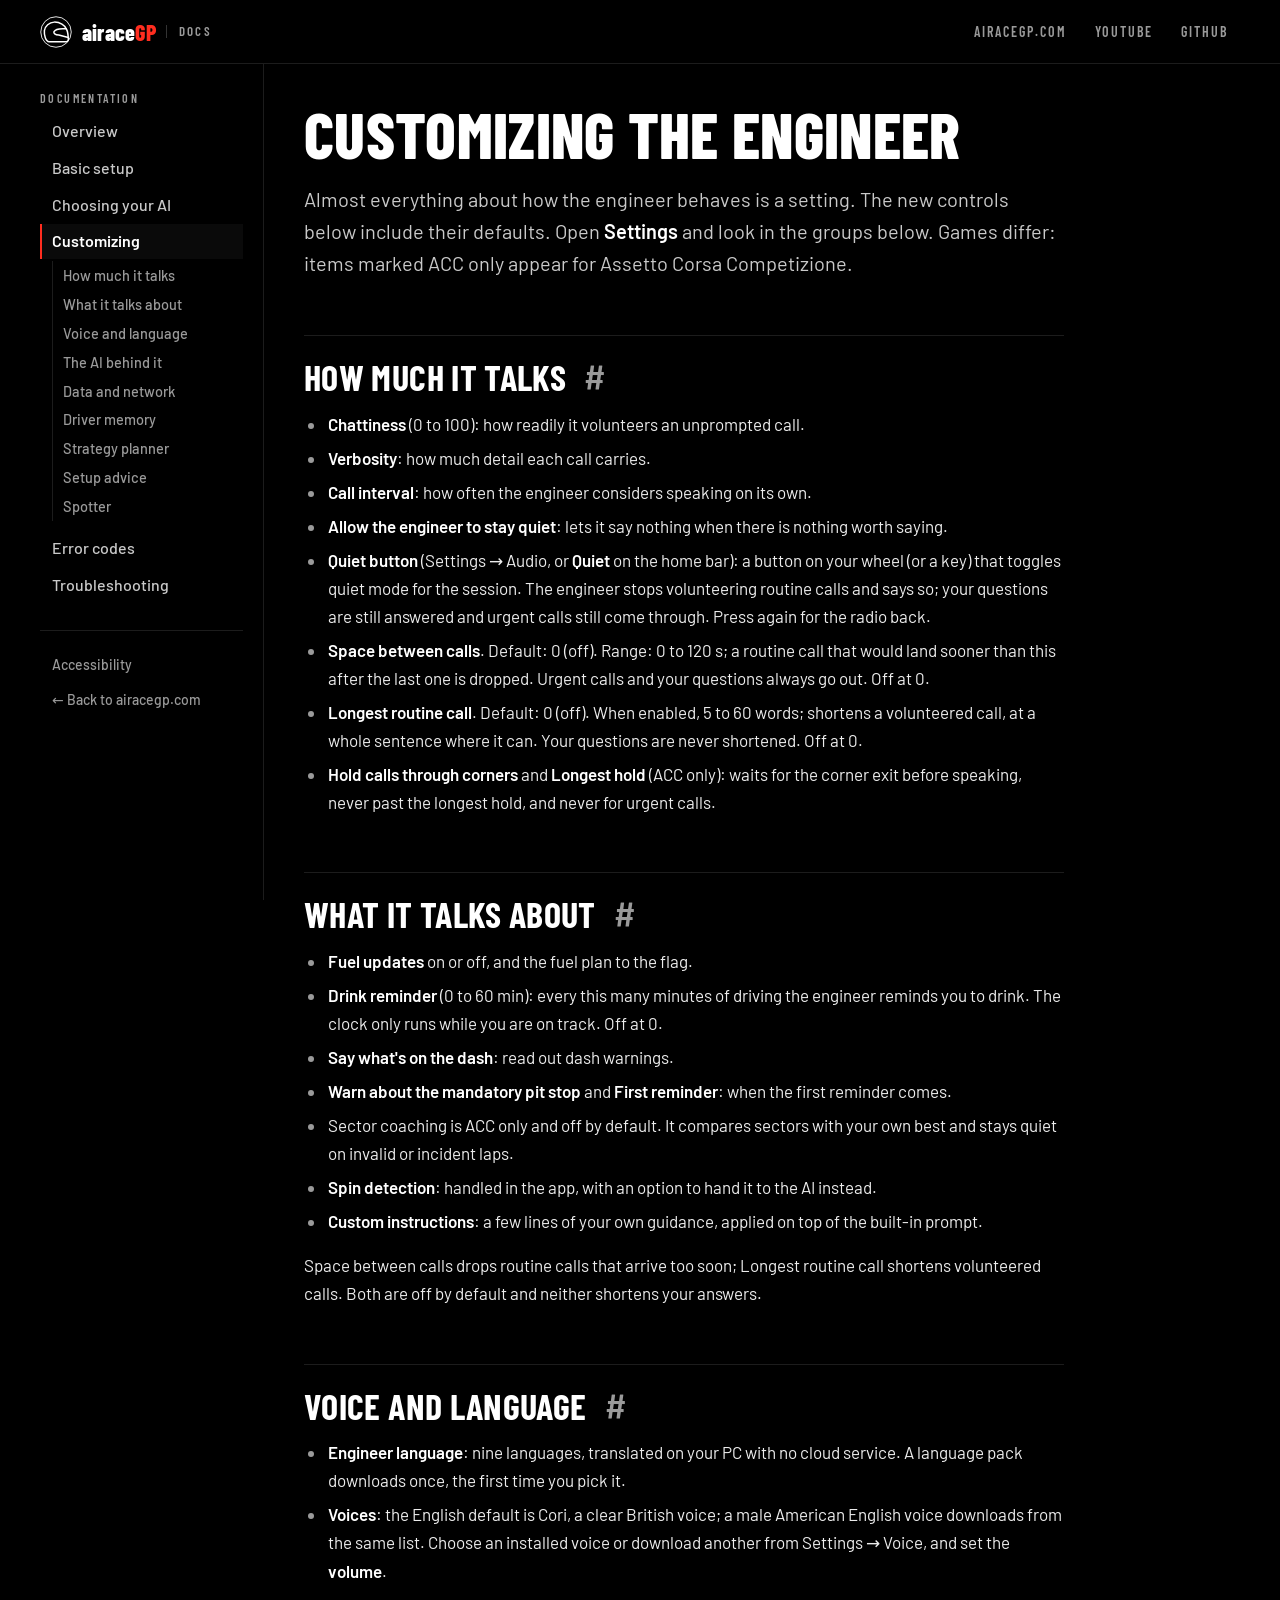
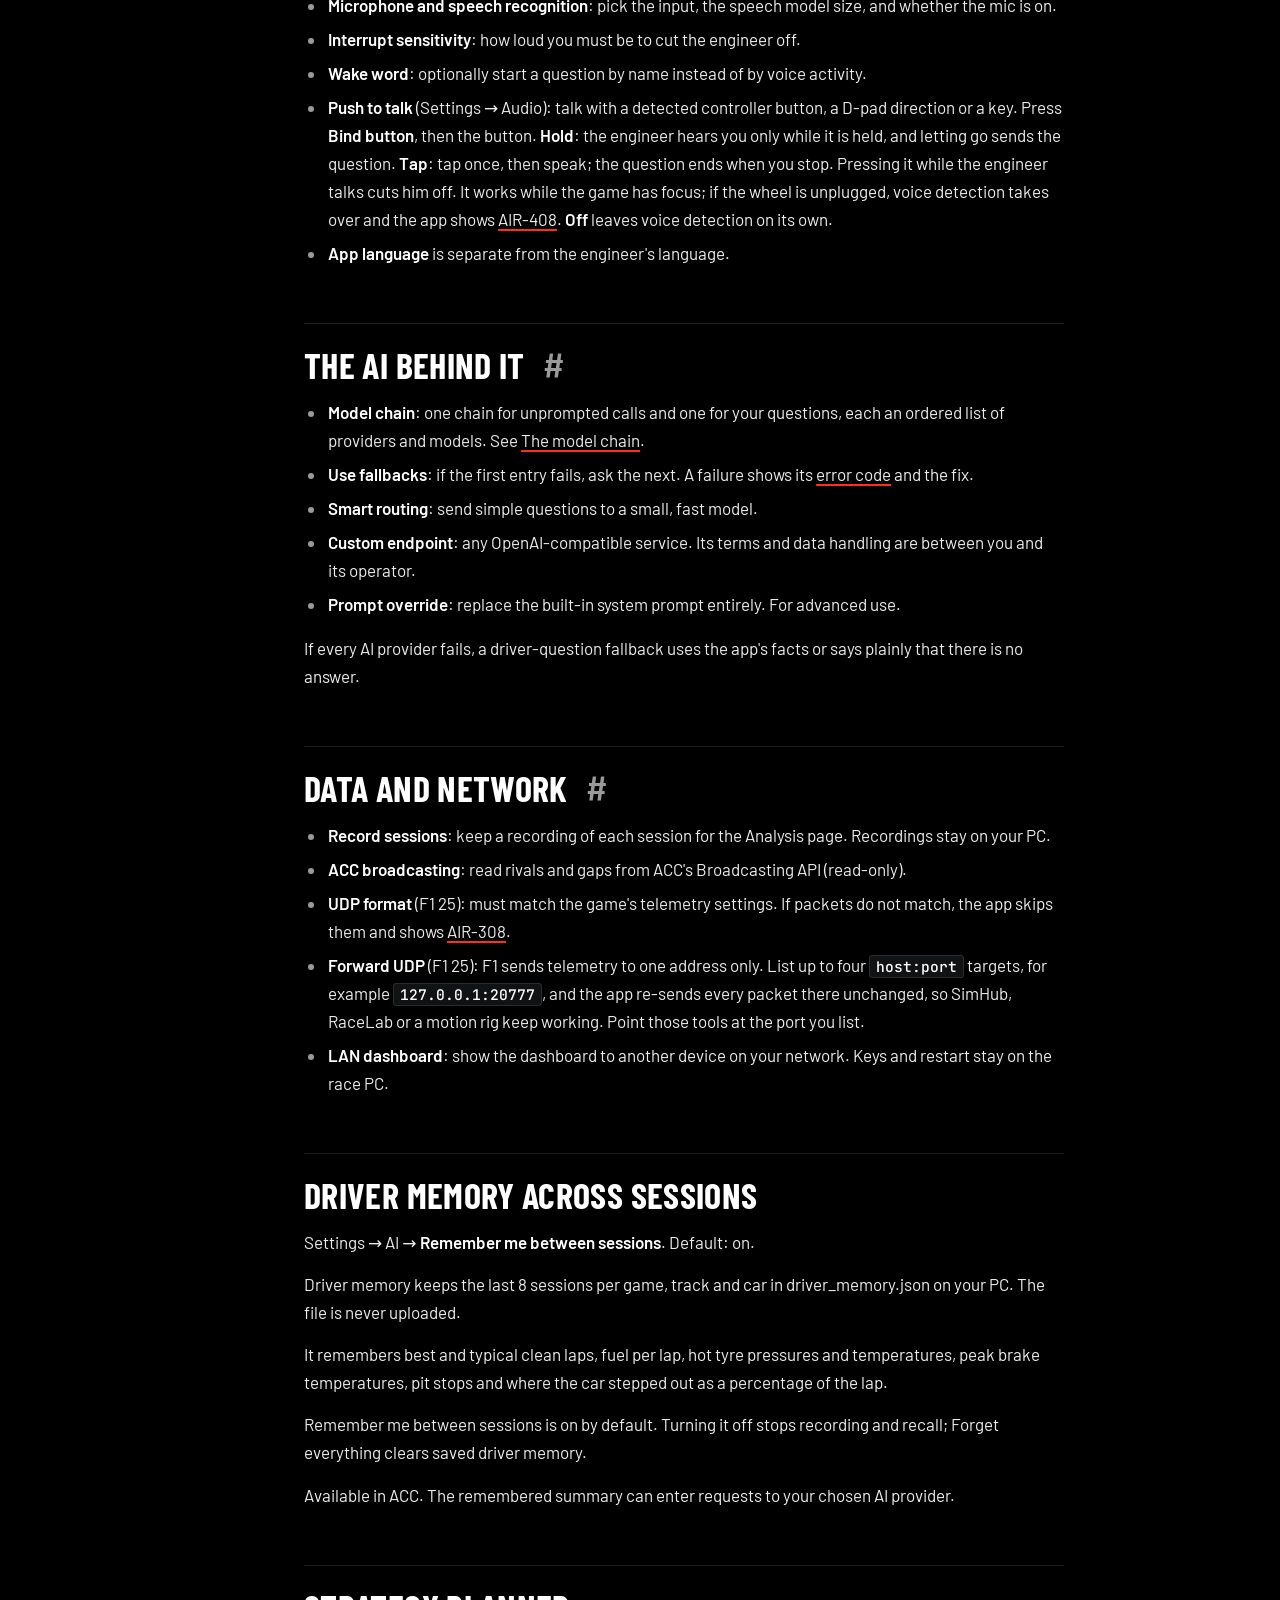
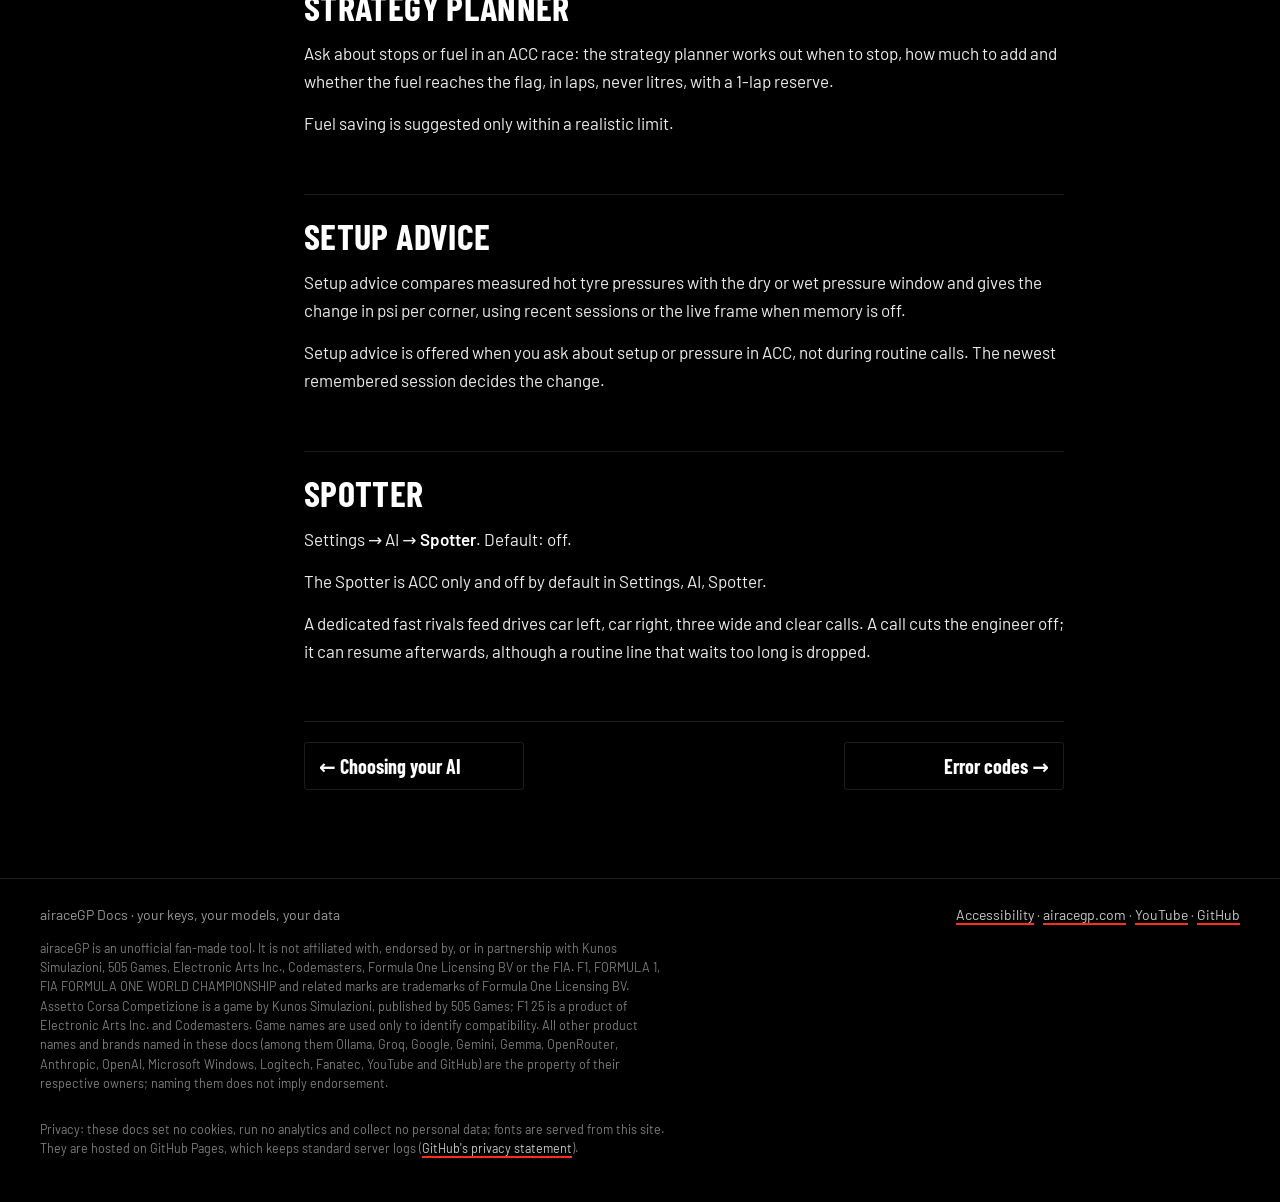
<file: customizing.html>
<!DOCTYPE html>
<html lang="en">
<head>
<meta charset="UTF-8" />
<meta name="viewport" content="width=device-width, initial-scale=1" />
<title>Customizing the engineer · airaceGP Docs</title>
<meta name="description" content="Every setting that changes how often, how much and in what voice the engineer talks, and which model it asks." />
<link rel="canonical" href="https://docs.airacegp.com/customizing" />
<meta name="theme-color" content="#000000" />
<meta property="og:type" content="website" />
<meta property="og:site_name" content="airaceGP Docs" />
<meta property="og:title" content="Customizing the engineer · airaceGP Docs" />
<meta property="og:description" content="Every setting that changes how often, how much and in what voice the engineer talks, and which model it asks." />
<meta property="og:url" content="https://docs.airacegp.com/customizing" />
<meta property="og:image" content="https://docs.airacegp.com/og-image.png" />
<meta name="twitter:card" content="summary_large_image" />
<link rel="icon" type="image/svg+xml" href="favicon.svg" />
<link rel="icon" type="image/png" sizes="48x48" href="favicon-48.png" />
<link rel="icon" href="favicon.ico" sizes="any" />
<link rel="apple-touch-icon" href="apple-touch-icon.png" />
<link rel="preload" href="fonts/barlow-400.woff2" as="font" type="font/woff2" crossorigin />
<link rel="preload" href="fonts/barlow-condensed-800.woff2" as="font" type="font/woff2" crossorigin />
<link rel="stylesheet" href="assets/docs.css" />
</head>
<body>
<a class="skip" href="#main">Skip to content</a>
<header class="top">
  <div class="top-in">
    <a class="brand" href="./" aria-label="airaceGP Docs, overview">
      <svg viewBox="0 0 512 512" aria-hidden="true" focusable="false">
        <circle cx="256" cy="256" r="244" fill="#000" stroke="#fff" stroke-width="14"/>
        <g fill="none" stroke="#fff" stroke-width="24" stroke-linecap="round" stroke-linejoin="round">
          <path d="M146,410 L420,410 C452,410 458,380 452,345 C448,300 446,240 419,205 C400,150 320,96 228,98 C150,100 78,160 70,235 C64,300 90,410 146,410 Z"/>
          <path d="M419,205 C360,200 250,200 224,250 C214,275 240,300 300,305 L452,345"/>
        </g>
      </svg>
      <span class="brand-name">airace<span>GP</span></span>
      <span class="brand-seg">Docs</span>
    </a>
    <nav class="top-links" aria-label="Site">
      <a href="https://airacegp.com/">airacegp.com</a>
      <a href="https://www.youtube.com/@pmech-yt">YouTube</a>
      <a href="https://github.com/nothing-gpu">GitHub</a>
    </nav>
    <button class="menu-btn" id="nav-toggle" type="button" aria-controls="side" aria-expanded="false">Menu</button>
  </div>
</header>

<div class="shell">
  <aside class="side" id="side">
    <nav aria-label="Documentation">
      <p class="side-label">Documentation</p>
      <ol>
        <li><a href="./">Overview</a></li>
        <li><a href="setup.html">Basic setup</a></li>
        <li><a href="ai.html">Choosing your AI</a></li>
        <li><a href="customizing.html" aria-current="page">Customizing</a>
          <ol class="sub">
            <li><a href="#talking">How much it talks</a></li>
            <li><a href="#topics">What it talks about</a></li>
            <li><a href="#voice">Voice and language</a></li>
            <li><a href="#brain">The AI behind it</a></li>
            <li><a href="#data">Data and network</a></li>
            <li><a href="#memory">Driver memory</a></li>
            <li><a href="#strategy">Strategy planner</a></li>
            <li><a href="#setup-advice">Setup advice</a></li>
            <li><a href="#spotter">Spotter</a></li>
          </ol>
        </li>
        <li><a href="errors.html">Error codes</a></li>
        <li><a href="troubleshooting.html">Troubleshooting</a></li>
      </ol>
    </nav>
    <div class="side-foot">
      <a href="accessibility.html">Accessibility</a>
      <a href="https://airacegp.com/">&larr; Back to airacegp.com</a>
    </div>
  </aside>

  <main id="main">
  <article class="doc">

    <h1>Customizing the engineer</h1>
  <p class="lead">Almost everything about how the engineer behaves is a setting. The new controls below include their defaults. Open <strong>Settings</strong> and look in the groups
  below. Games differ: items marked ACC only appear for Assetto Corsa Competizione.</p>
  <h2 id="talking">How much it talks <a class="h-anchor" href="#talking" aria-label="Link to section: How much it talks">#</a></h2>
  <ul>
    <li data-setting="chattiness"><strong>Chattiness</strong> (0 to 100): how readily it volunteers an unprompted call.</li>
    <li data-setting="verbosity"><strong>Verbosity</strong>: how much detail each call carries.</li>
    <li data-setting="tick_seconds"><strong>Call interval</strong>: how often the engineer considers speaking on its own.</li>
    <li data-setting="tick_silence_allowed"><strong>Allow the engineer to stay quiet</strong>: lets it say nothing when there is nothing worth saying.</li>
    <li data-setting="quiet_binding"><strong>Quiet button</strong> (Settings &rarr; Audio, or <strong>Quiet</strong> on the home bar): a button on your
    wheel (or a key) that toggles quiet mode for the session. The engineer stops volunteering routine calls and says so;
    your questions are still answered and urgent calls still come through. Press again for the radio back.</li>
    <li data-setting="min_call_gap_s"><strong>Space between calls</strong>. <span data-default="min_call_gap_s">Default: 0 (off).</span> Range: 0 to 120 s; a routine call that would land sooner than this after the last one is dropped.
    Urgent calls and your questions always go out. Off at 0.</li>
    <li data-setting="max_call_words"><strong>Longest routine call</strong>. <span data-default="max_call_words">Default: 0 (off).</span> When enabled, 5 to 60 words; shortens a volunteered call, at a whole sentence where it can.
    Your questions are never shortened. Off at 0.</li>
    <li data-setting="corner_hold corner_hold_max_s"><strong>Hold calls through corners</strong> and <strong>Longest hold</strong> (ACC only): waits for the corner exit before speaking,
    never past the longest hold, and never for urgent calls.</li>
  </ul>
  <h2 id="topics">What it talks about <a class="h-anchor" href="#topics" aria-label="Link to section: What it talks about">#</a></h2>
  <ul>
    <li data-setting="suppress_fuel fuel_plan"><strong>Fuel updates</strong> on or off, and the fuel plan to the flag.</li>
    <li data-setting="drink_every_min"><strong>Drink reminder</strong> (0 to 60 min): every this many minutes of driving the engineer reminds you to
    drink. The clock only runs while you are on track. Off at 0.</li>
    <li data-setting="dash_readout"><strong>Say what's on the dash</strong>: read out dash warnings.</li>
    <li data-setting="pit_deadline pit_deadline_min"><strong>Warn about the mandatory pit stop</strong> and <strong>First reminder</strong>: when the first reminder comes.</li>
    <li data-setting="coaching_beta">Sector coaching is ACC only and off by default. It compares sectors with your own best and stays quiet on invalid or incident laps.</li>
    <li data-setting="spin_detect_ai spin_ai_raw"><strong>Spin detection</strong>: handled in the app, with an option to hand it to the AI instead.</li>
    <li data-setting="custom_instructions"><strong>Custom instructions</strong>: a few lines of your own guidance, applied on top of the built-in prompt.</li>
  </ul>
  <p>Space between calls drops routine calls that arrive too soon; Longest routine call shortens volunteered calls. Both are off by default and neither shortens your answers.</p>
  <h2 id="voice">Voice and language <a class="h-anchor" href="#voice" aria-label="Link to section: Voice and language">#</a></h2>
  <ul>
    <li data-setting="language"><strong>Engineer language</strong>: nine languages, translated on your PC with no cloud service.
    A language pack downloads once, the first time you pick it.</li>
    <li data-setting="piper_voice tts_volume"><strong>Voices</strong>: the English default is Cori, a clear British voice; a male American English voice
    downloads from the same list. Choose an installed voice or download another from Settings &rarr; Voice, and set the <strong>volume</strong>.</li>
    <li data-setting="input_device voice_enabled whisper_model stt_engine"><strong>Microphone and speech recognition</strong>: pick the input, the speech model size, and whether the mic is on.</li>
    <li data-setting="interrupt_rms"><strong>Interrupt sensitivity</strong>: how loud you must be to cut the engineer off.</li>
    <li data-setting="wake_word_enabled"><strong>Wake word</strong>: optionally start a question by name instead of by voice activity.</li>
    <li data-setting="ptt_mode ptt_binding"><strong>Push to talk</strong> (Settings &rarr; Audio): talk with a detected controller button, a D-pad direction or a key.
    Press <strong>Bind button</strong>, then the button. <strong>Hold</strong>: the engineer hears you only while it is
    held, and letting go sends the question. <strong>Tap</strong>: tap once, then speak; the question ends when you
    stop. Pressing it while the engineer talks cuts him off. It works while the game has focus; if the wheel is
    unplugged, voice detection takes over and the app shows <a href="errors.html">AIR-408</a>.
    <strong>Off</strong> leaves voice detection on its own.</li>
    <li data-setting="app_language"><strong>App language</strong> is separate from the engineer's language.</li>
  </ul>
  <h2 id="brain">The AI behind it <a class="h-anchor" href="#brain" aria-label="Link to section: The AI behind it">#</a></h2>
  <ul>
    <li data-setting="tick_chain question_chain"><strong>Model chain</strong>: one chain for unprompted calls and one for your questions, each an ordered list of
    providers and models. See <a href="ai.html#model-chain">The model chain</a>.</li>
    <li data-setting="use_fallback"><strong>Use fallbacks</strong>: if the first entry fails, ask the next. A failure shows its
    <a href="errors.html">error code</a> and the fix.</li>
    <li data-setting="smart_routing smart_engine smart_model"><strong>Smart routing</strong>: send simple questions to a small, fast model.</li>
    <li data-setting="custom_api_url custom_api_model"><strong>Custom endpoint</strong>: any OpenAI-compatible service. Its terms and data handling are between you and its operator.</li>
    <li data-setting="prompt_override custom_system_prompt"><strong>Prompt override</strong>: replace the built-in system prompt entirely. For advanced use.</li>
  </ul>
  <p>If every AI provider fails, a driver-question fallback uses the app's facts or says plainly that there is no answer.</p>
  <h2 id="data">Data and network <a class="h-anchor" href="#data" aria-label="Link to section: Data and network">#</a></h2>
  <ul>
    <li data-setting="record_sessions"><strong>Record sessions</strong>: keep a recording of each session for the Analysis page. Recordings stay on your PC.</li>
    <li data-setting="broadcast_enabled broadcast_port broadcast_password"><strong>ACC broadcasting</strong>: read rivals and gaps from ACC's Broadcasting API (read-only).</li>
    <li data-setting="udp_format"><strong>UDP format</strong> (F1 25): must match the game's telemetry settings. If packets do not
    match, the app skips them and shows <a href="errors.html">AIR-308</a>.</li>
    <li data-setting="udp_forward"><strong>Forward UDP</strong> (F1 25): F1 sends telemetry to one address only. List up to four
    <code>host:port</code> targets, for example <code>127.0.0.1:20777</code>, and the app re-sends every packet there
    unchanged, so SimHub, RaceLab or a motion rig keep working. Point those tools at the port you list.</li>
    <li data-setting="lan_enabled"><strong>LAN dashboard</strong>: show the dashboard to another device on your network. Keys and restart stay on the race PC.</li>
  </ul>
  <section id="memory">
  <h2>Driver memory across sessions</h2>
  <p data-setting="driver_memory">Settings &rarr; AI &rarr; <strong>Remember me between sessions</strong>. <span data-default="driver_memory">Default: on.</span></p>
  <p>Driver memory keeps the last 8 sessions per game, track and car in driver_memory.json on your PC. The file is never uploaded.</p>
  <p>It remembers best and typical clean laps, fuel per lap, hot tyre pressures and temperatures, peak brake temperatures, pit stops and where the car stepped out as a percentage of the lap.</p>
  <p>Remember me between sessions is on by default. Turning it off stops recording and recall; Forget everything clears saved driver memory.</p>
  <p>Available in ACC. The remembered summary can enter requests to your chosen AI provider.</p>
  </section>
  <section id="strategy">
  <h2>Strategy planner</h2>
  <p>Ask about stops or fuel in an ACC race: the strategy planner works out when to stop, how much to add and whether the fuel reaches the flag, in laps, never litres, with a 1-lap reserve.</p>
  <p>Fuel saving is suggested only within a realistic limit.</p>
  </section>
  <section id="setup-advice">
  <h2>Setup advice</h2>
  <p>Setup advice compares measured hot tyre pressures with the dry or wet pressure window and gives the change in psi per corner, using recent sessions or the live frame when memory is off.</p>
  <p>Setup advice is offered when you ask about setup or pressure in ACC, not during routine calls. The newest remembered session decides the change.</p>
  </section>
  <section id="spotter">
  <h2>Spotter</h2>
  <p data-setting="spotter_mode">Settings &rarr; AI &rarr; <strong>Spotter</strong>. <span data-default="spotter_mode">Default: off.</span></p>
  <p>The Spotter is ACC only and off by default in Settings, AI, Spotter.</p>
  <p>A dedicated fast rivals feed drives car left, car right, three wide and clear calls. A call cuts the engineer off; it can resume afterwards, although a routine line that waits too long is dropped.</p>
  </section>
  <nav class="pager" aria-label="Previous and next page">
    <a class="prev" href="ai.html" aria-label="Previous: Choosing your AI"><span class="t">&larr; Choosing your AI</span></a>
    <a class="next" href="errors.html" aria-label="Next: Error codes"><span class="t">Error codes &rarr;</span></a>
  </nav>
  </article>
  </main>
</div>

<footer class="foot">
  <div class="foot-in">
    <span>airaceGP Docs &middot; your keys, your models, your data</span>
    <span><a href="accessibility.html">Accessibility</a> &middot; <a href="https://airacegp.com/">airacegp.com</a> &middot; <a href="https://www.youtube.com/@pmech-yt">YouTube</a> &middot; <a href="https://github.com/nothing-gpu">GitHub</a></span>
    <p class="legal">airaceGP is an unofficial fan-made tool. It is not affiliated with, endorsed by, or in partnership with
    Kunos Simulazioni, 505 Games, Electronic Arts Inc., Codemasters, Formula One Licensing BV or the FIA.
    F1, FORMULA 1, FIA FORMULA ONE WORLD CHAMPIONSHIP and related marks are trademarks of Formula One Licensing BV.
    Assetto Corsa Competizione is a game by Kunos Simulazioni, published by 505 Games; F1 25 is a product of Electronic Arts Inc. and Codemasters.
    Game names are used only to identify compatibility. All other product names and brands named in these docs (among them Ollama, Groq,
    Google, Gemini, Gemma, OpenRouter, Anthropic, OpenAI, Microsoft Windows, Logitech, Fanatec, YouTube and GitHub) are the property of their respective owners;
    naming them does not imply endorsement.</p>
    <p class="legal">Privacy: these docs set no cookies, run no analytics and collect no personal data; fonts are served from this site.
    They are hosted on GitHub Pages, which keeps standard server logs
    (<a href="https://docs.github.com/en/site-policy/privacy-policies/github-general-privacy-statement">GitHub's privacy statement</a>).</p>
  </div>
</footer>
<script src="assets/docs.js" defer></script>
</body>
</html>
</file>
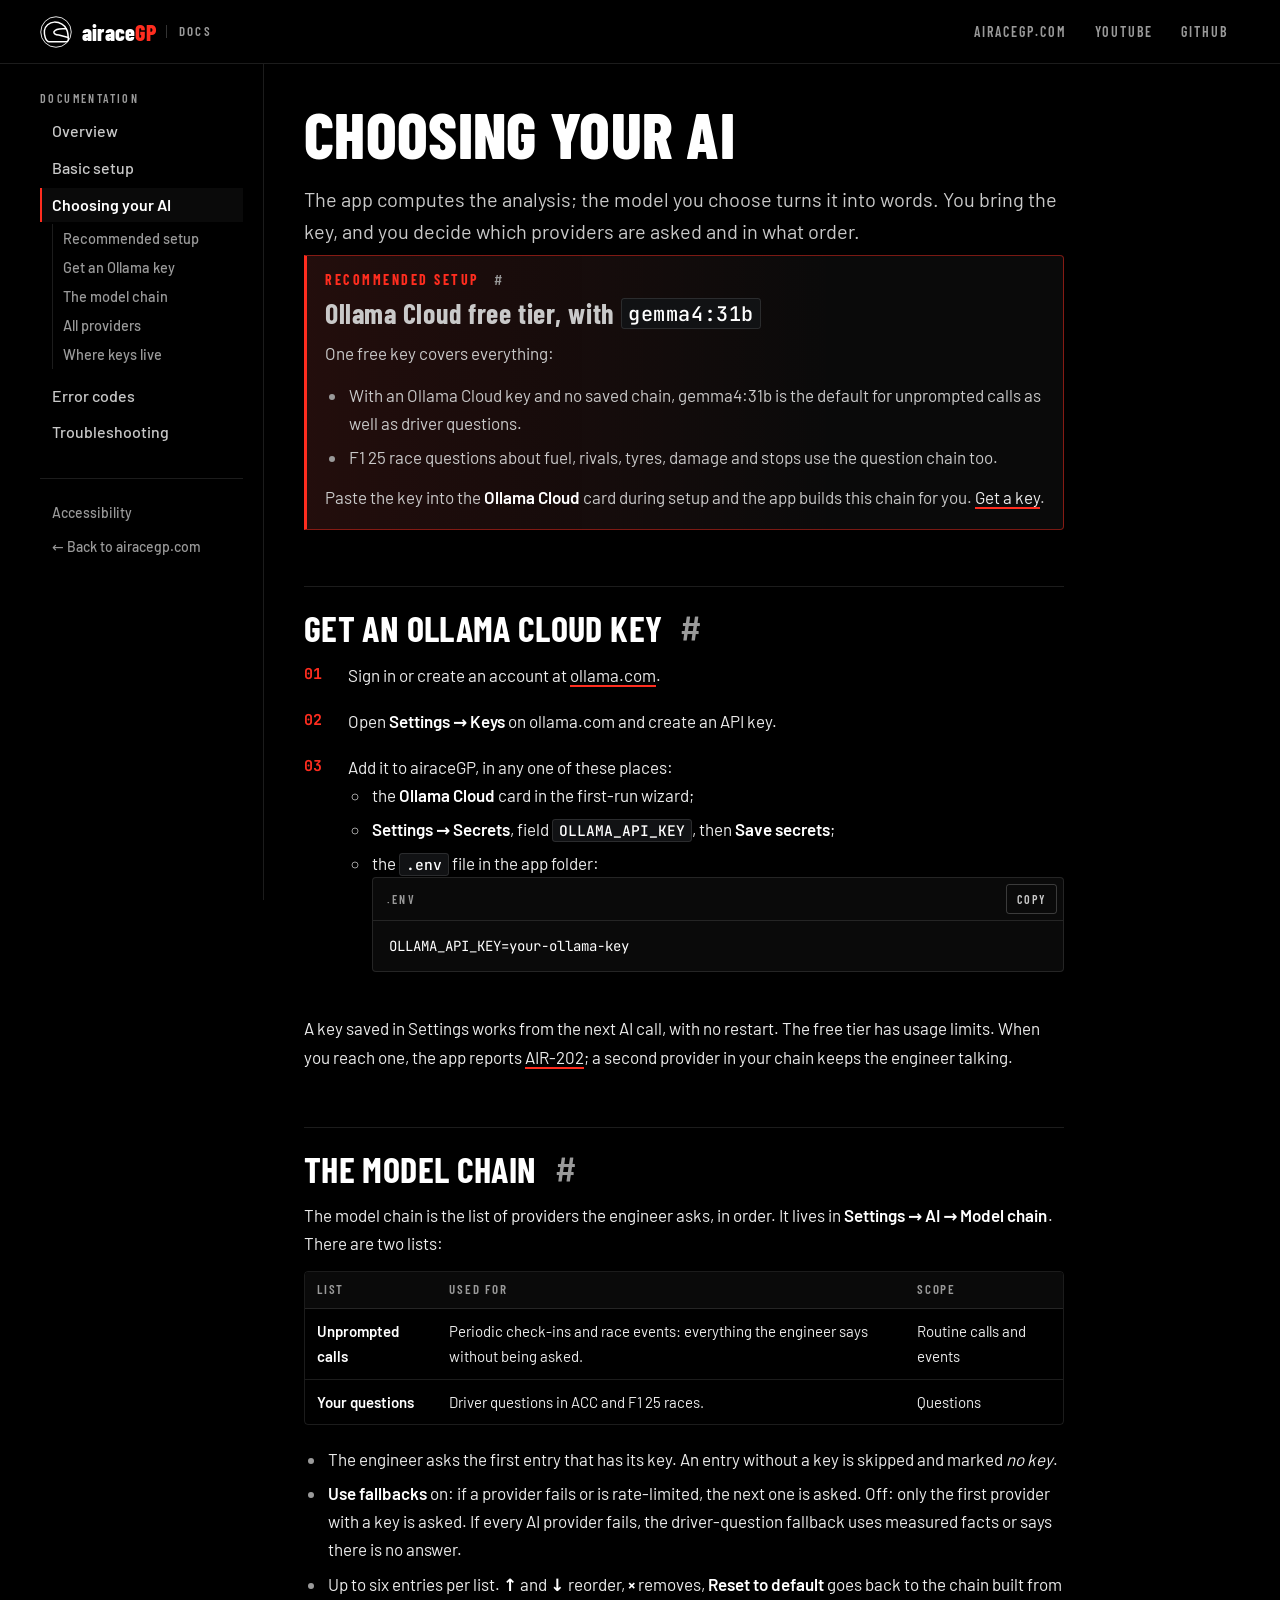
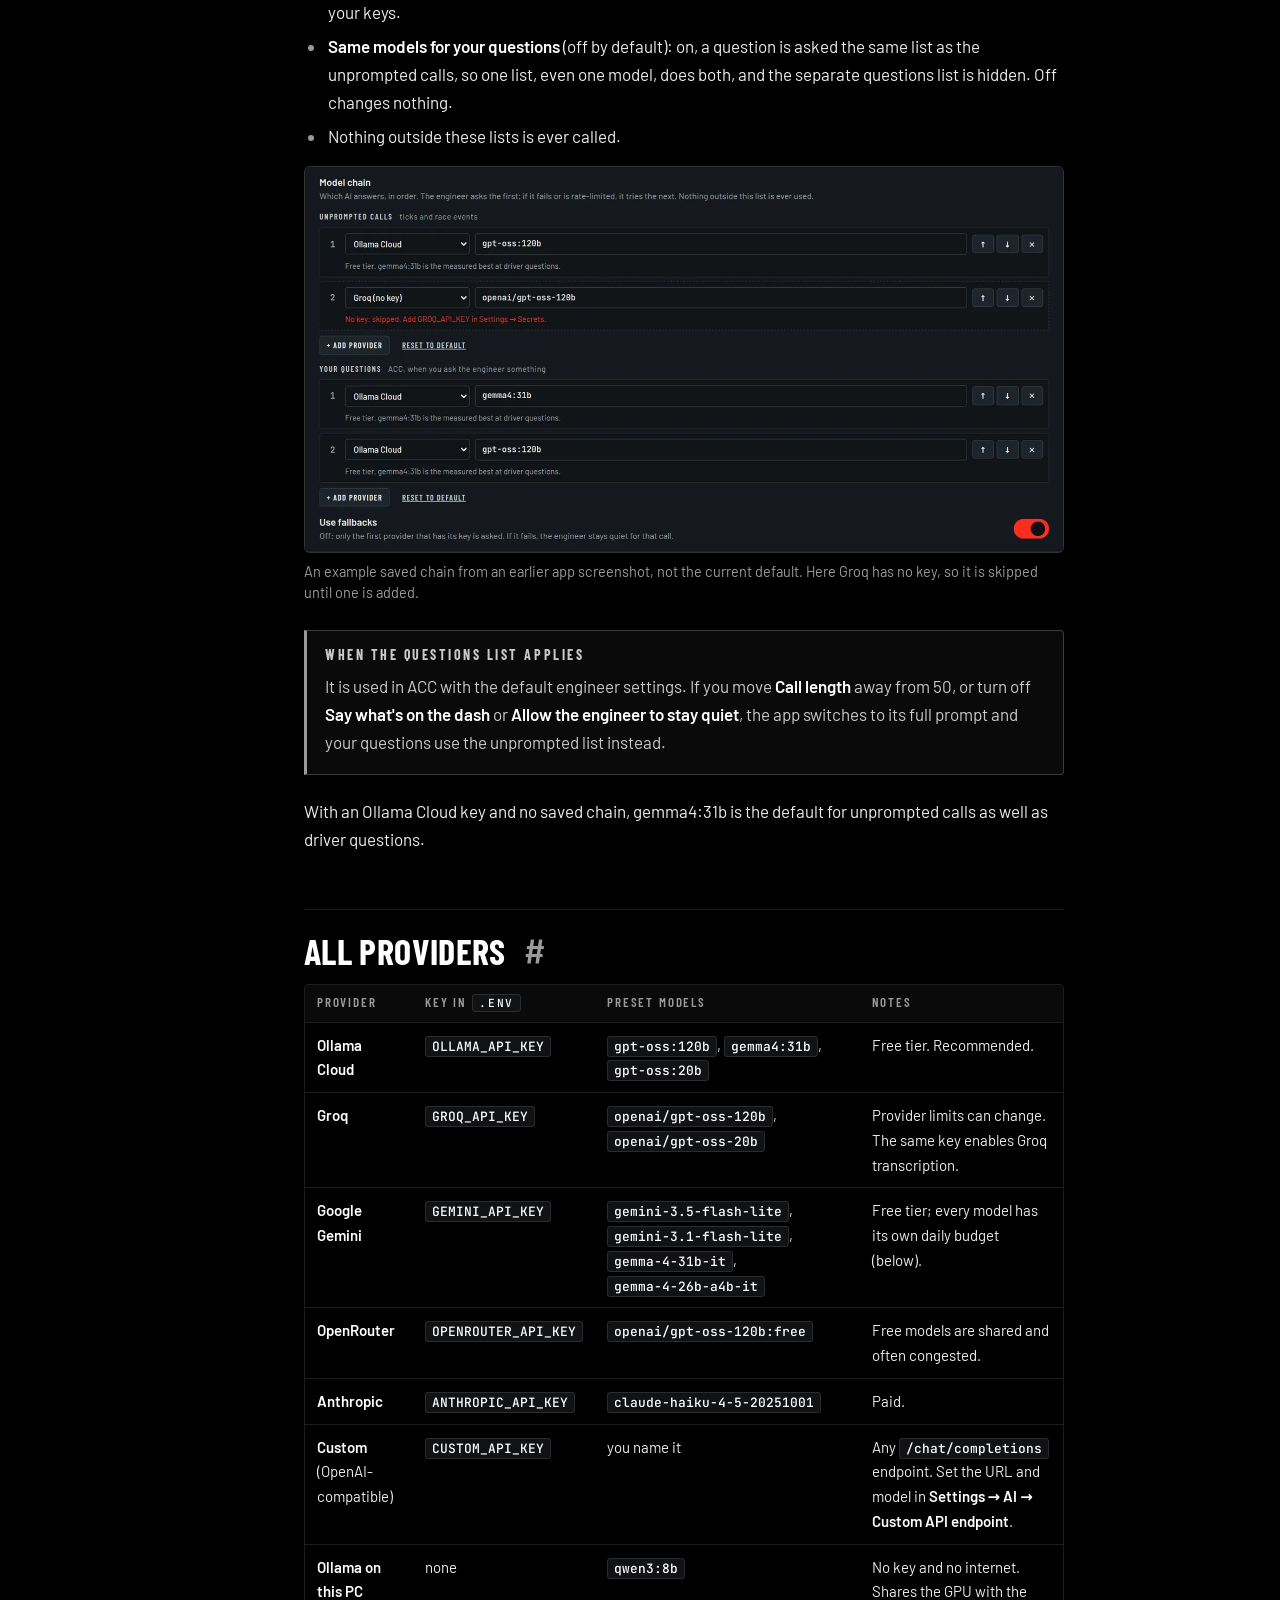
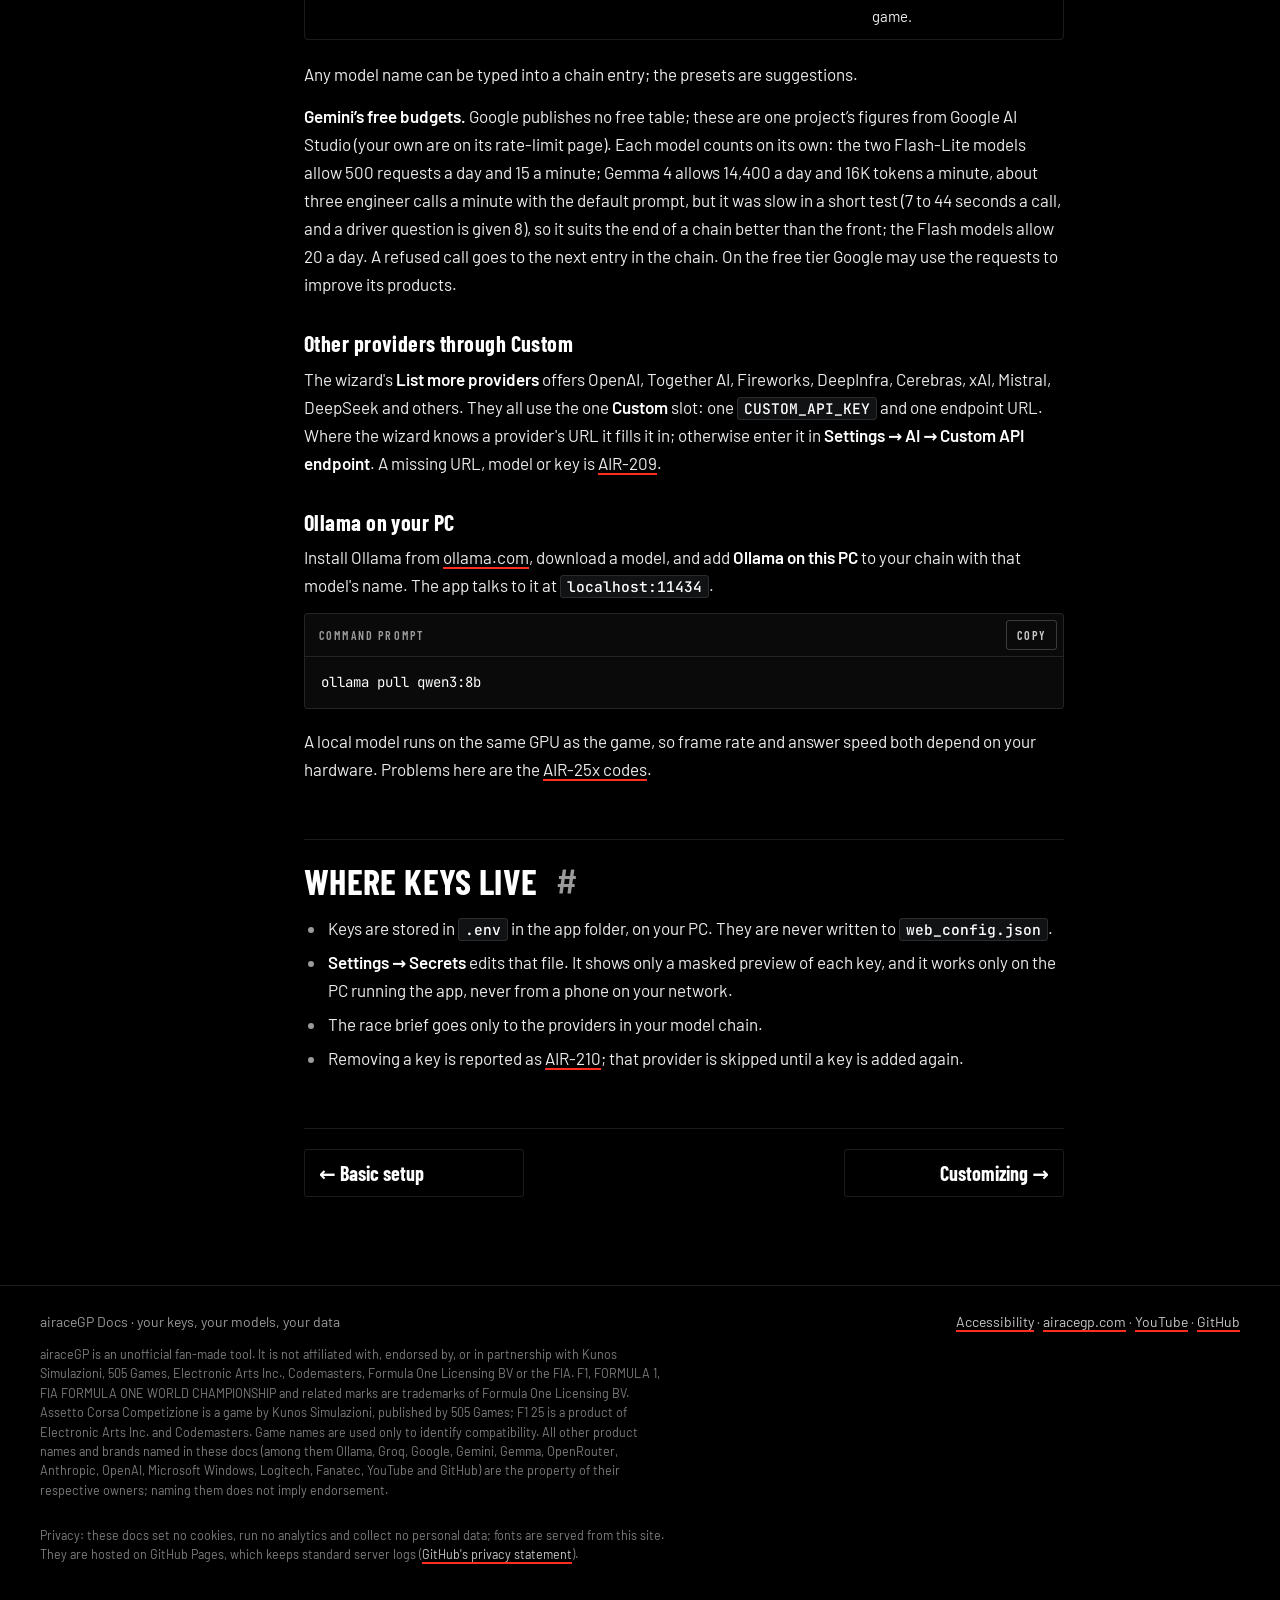
<file: recommended-setup.html>
<!DOCTYPE html>
<html lang="en">
<head>
<meta charset="UTF-8" />
<meta name="viewport" content="width=device-width, initial-scale=1" />
<title>Recommended setup · airaceGP Docs</title>
<meta name="robots" content="noindex" />
<link rel="canonical" href="https://docs.airacegp.com/ai#recommended-setup" />
<meta http-equiv="refresh" content="0; url=ai.html#recommended-setup" />
<link rel="icon" type="image/svg+xml" href="favicon.svg" />
<style>body{background:#000;color:#ececec;font:17px/1.6 system-ui,sans-serif;padding:40px 16px}a{color:#fff;text-decoration-color:#ff2d1f}</style>
<script>location.replace('ai.html#recommended-setup');</script>
</head>
<body>
<p>The recommended setup has moved to <a href="ai.html#recommended-setup">Choosing your AI &rarr; Recommended setup</a>.</p>
</body>
</html>
</file>
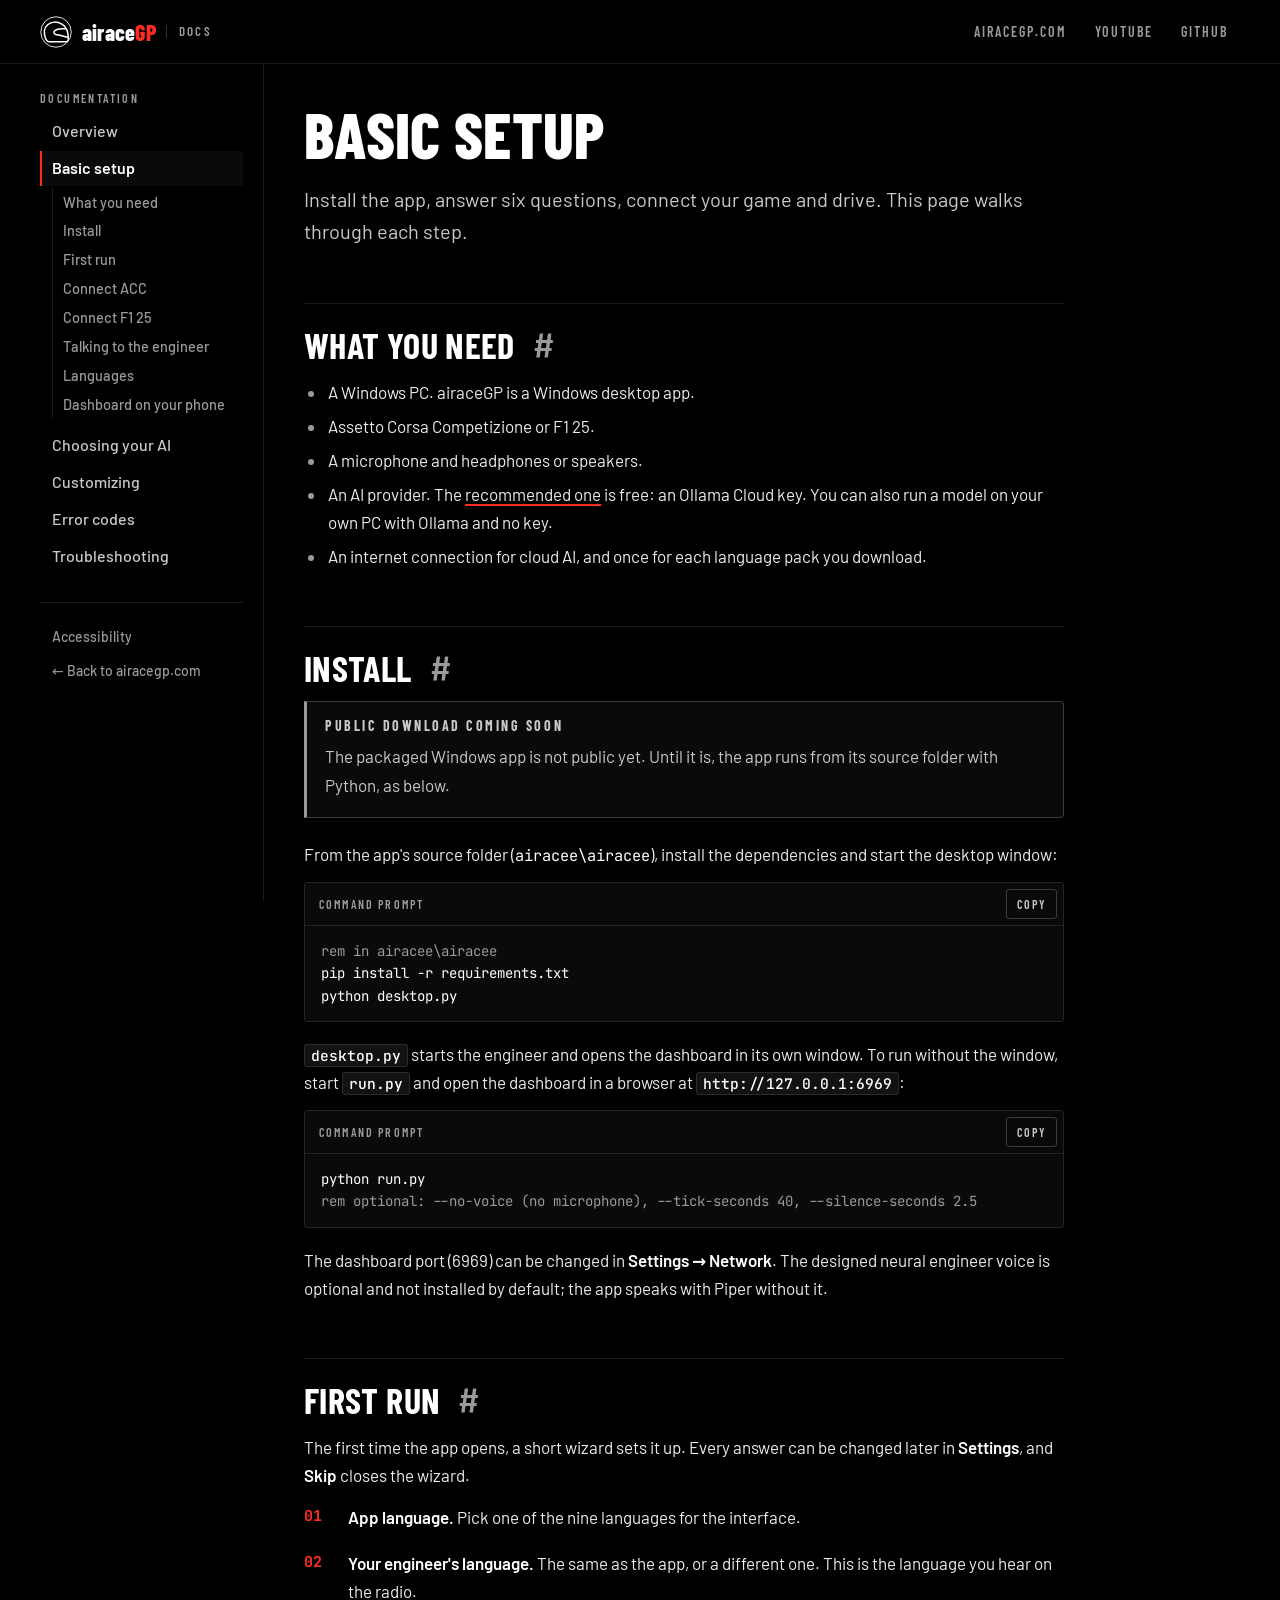
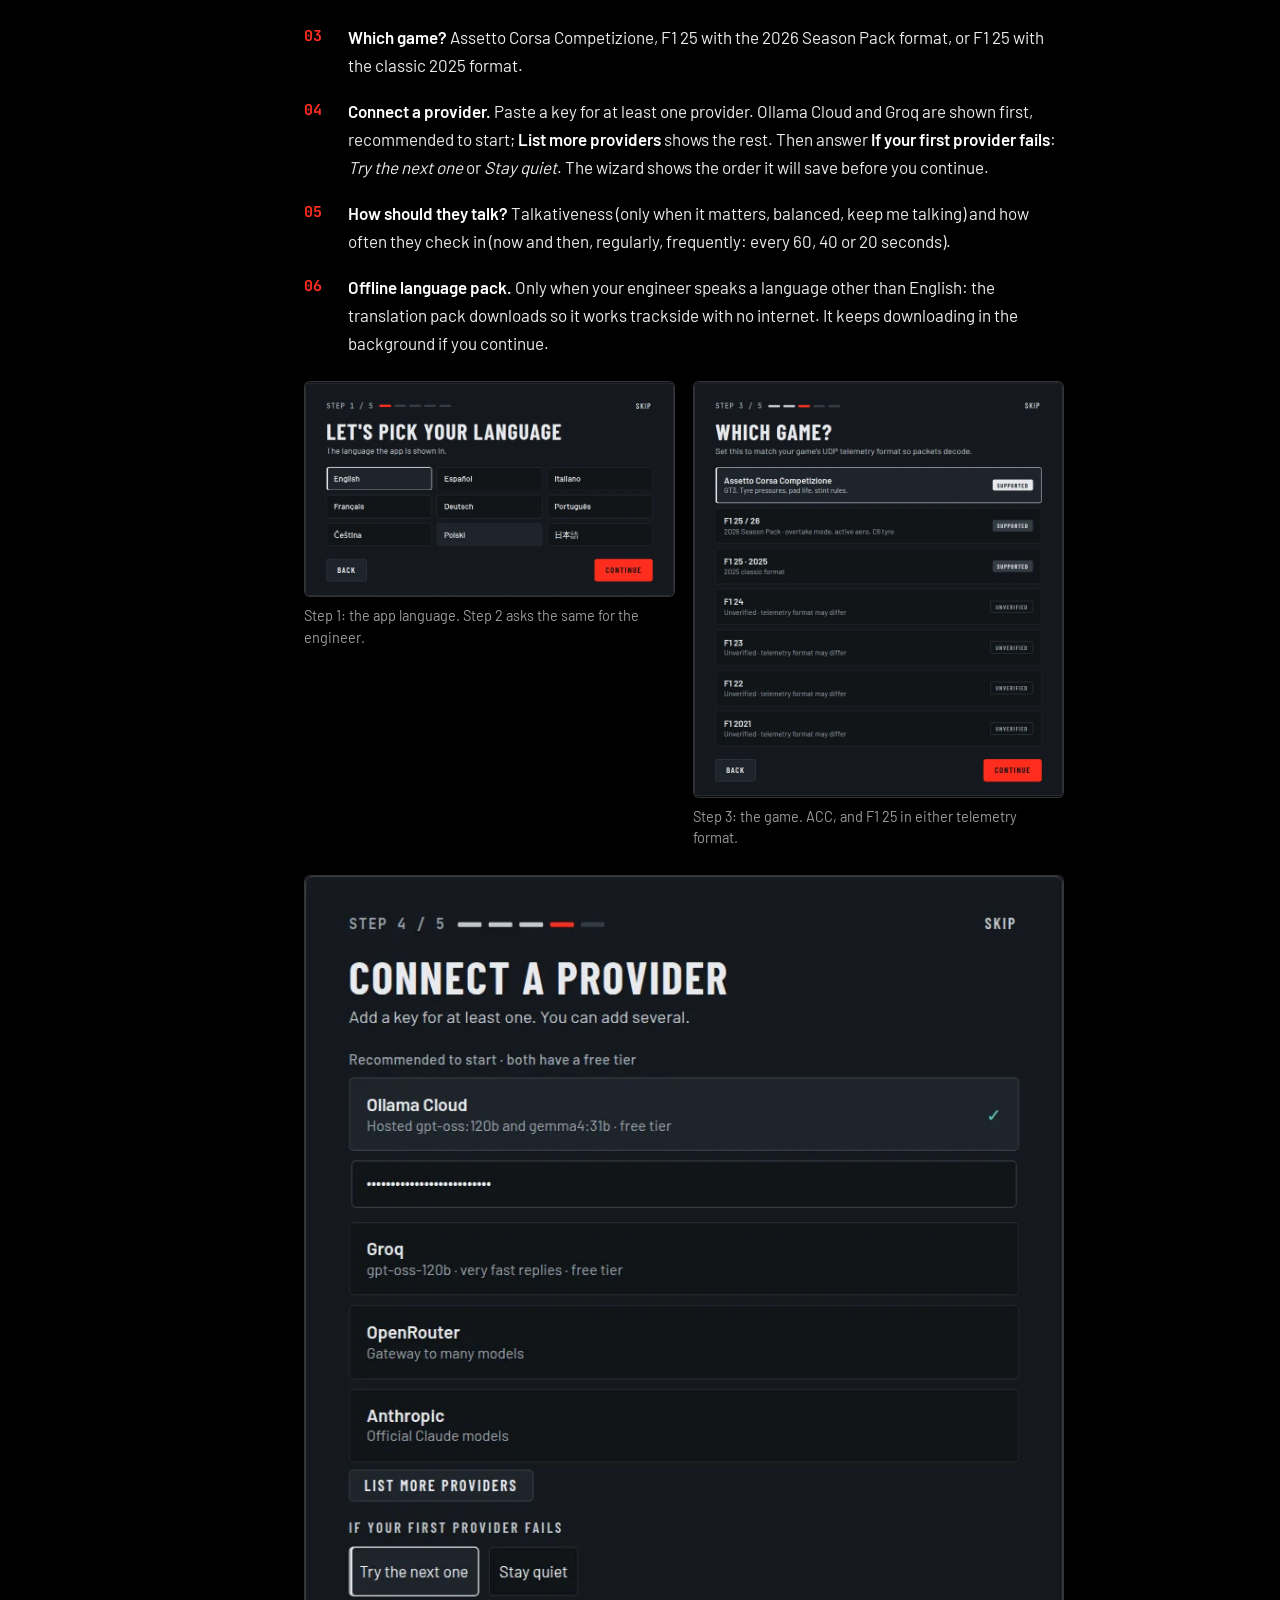
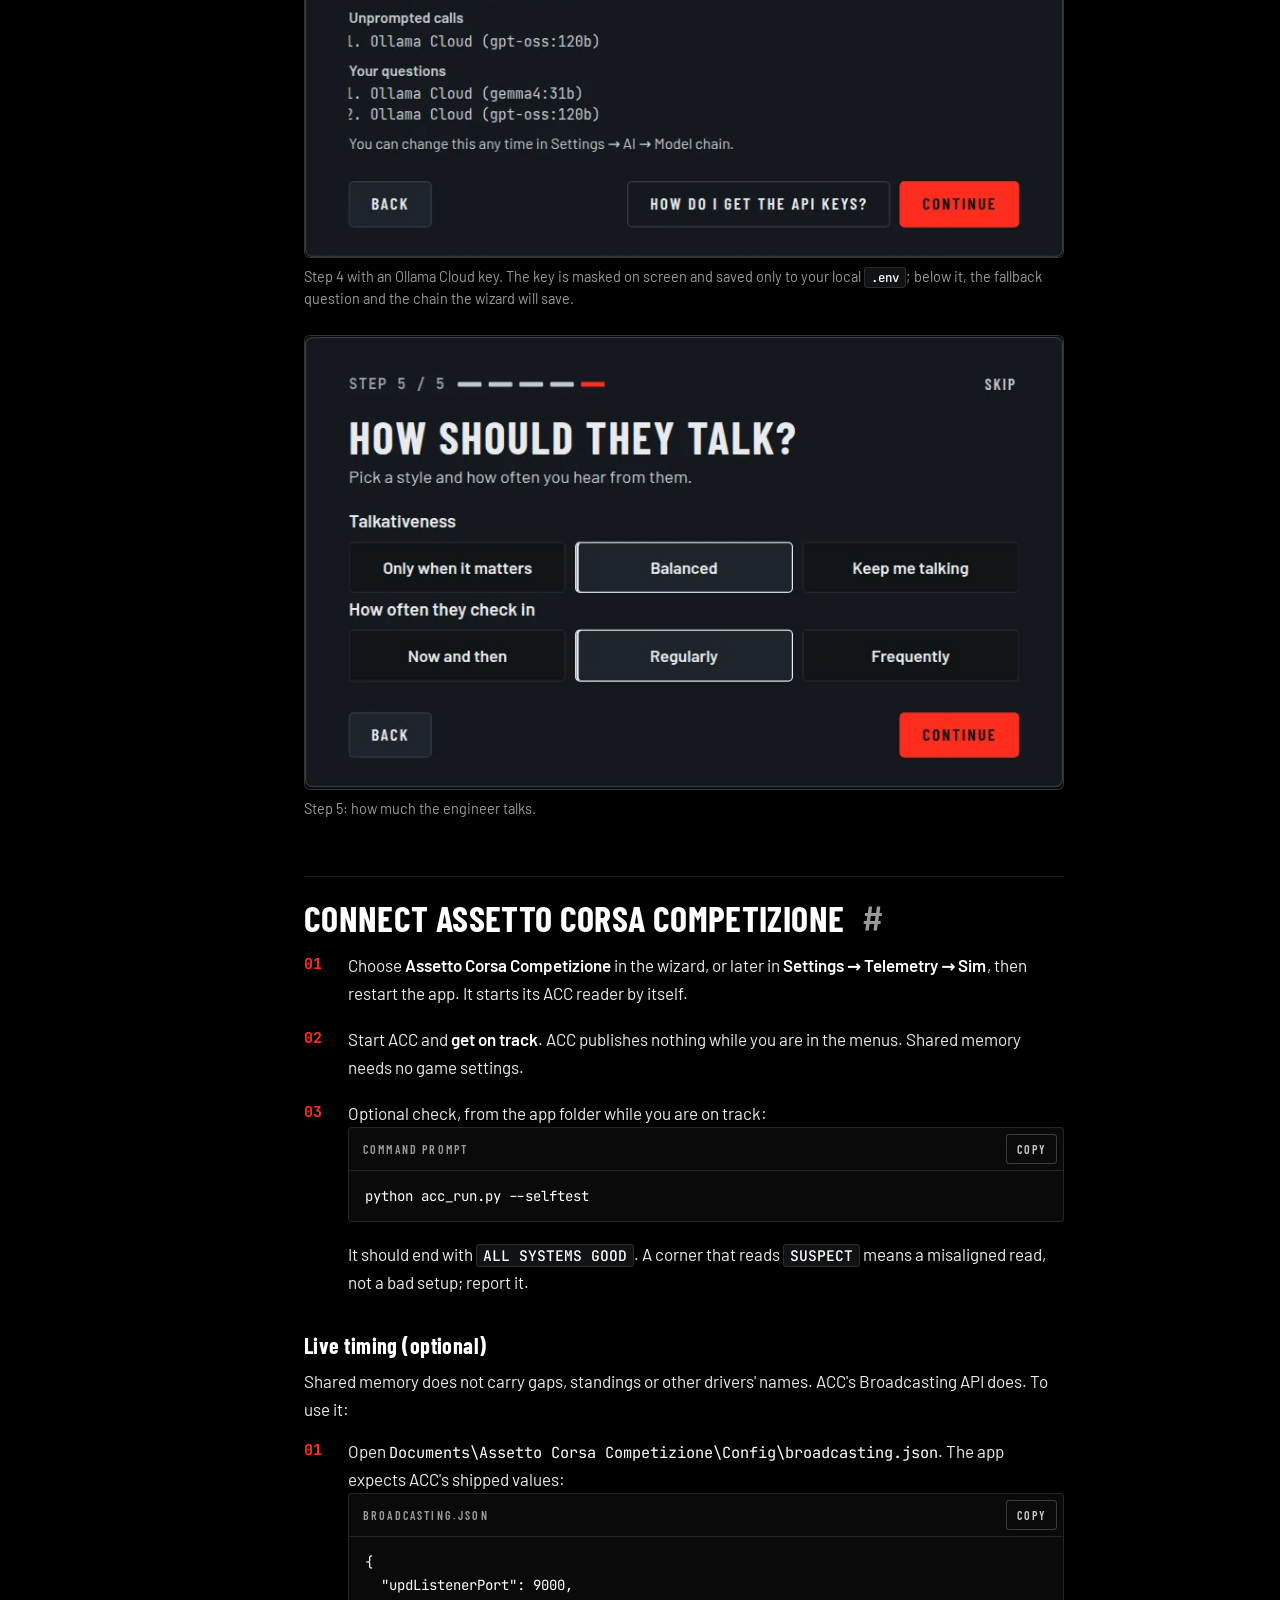
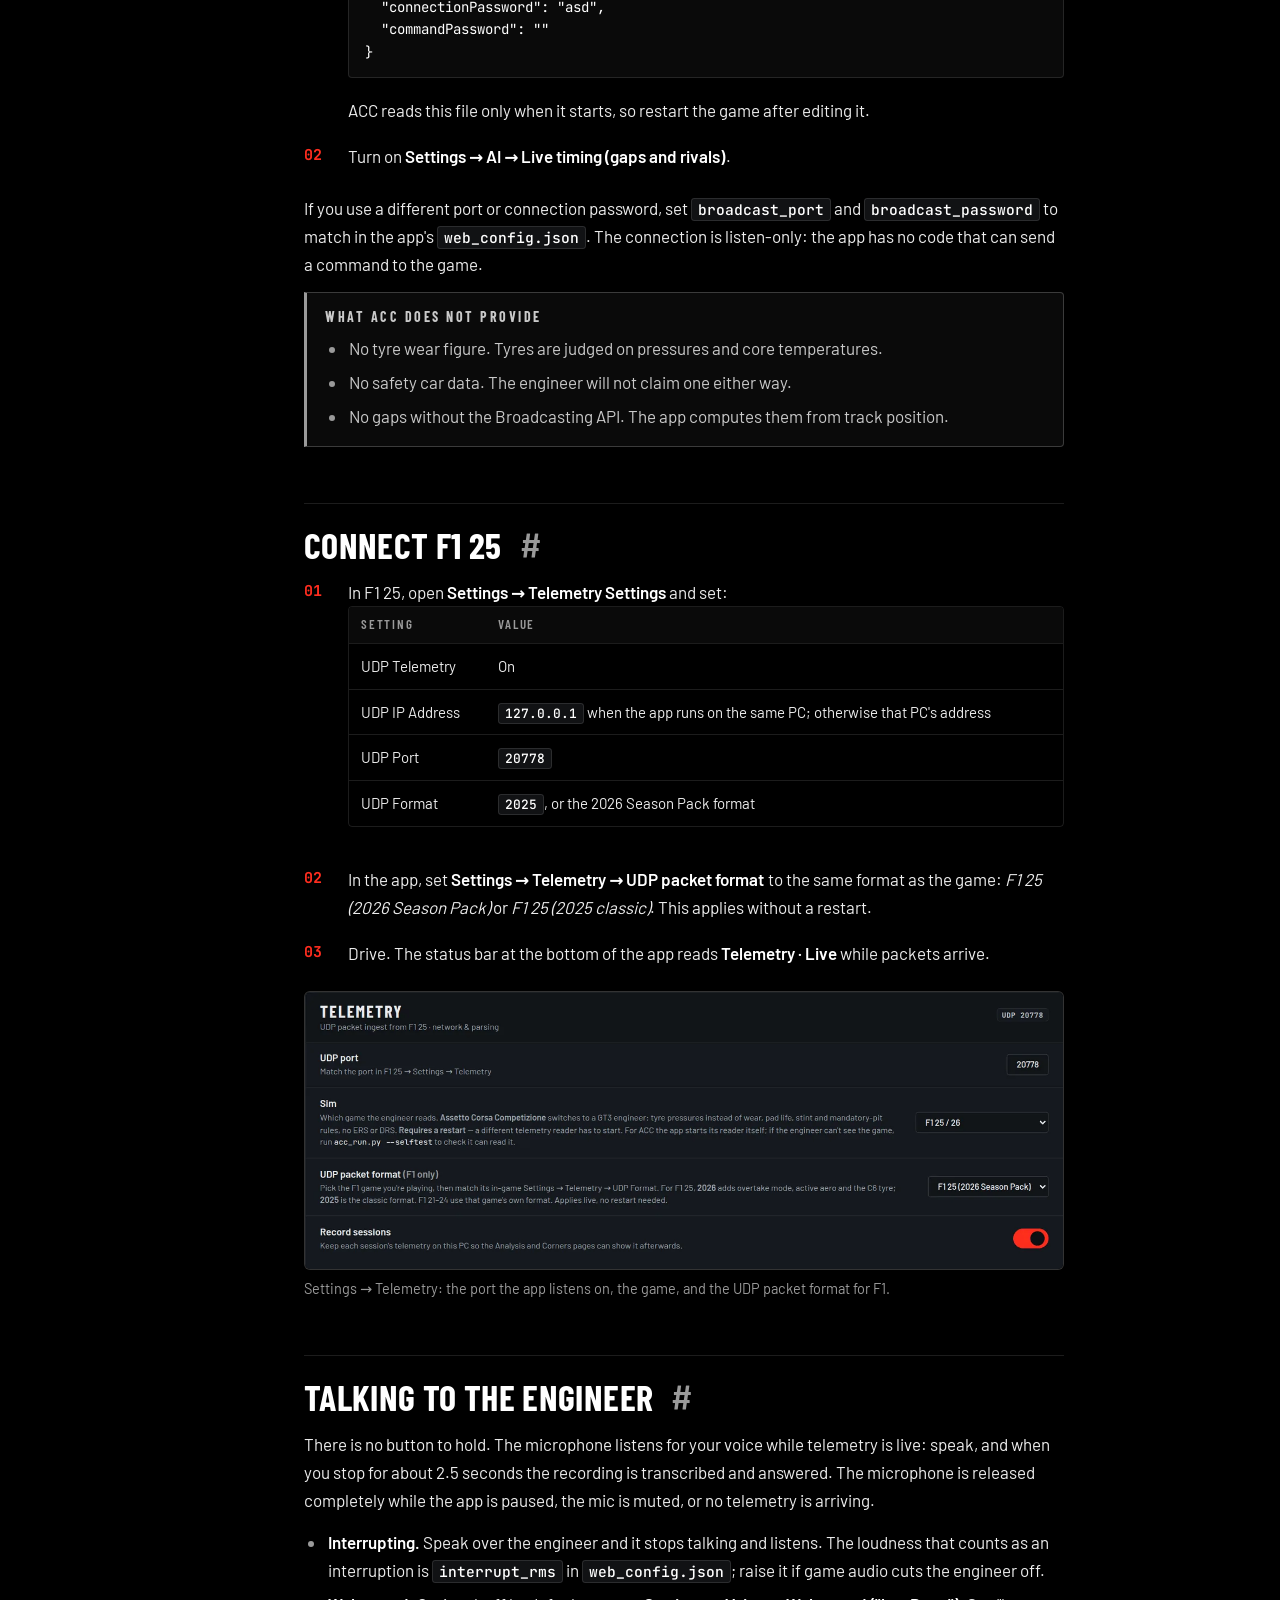
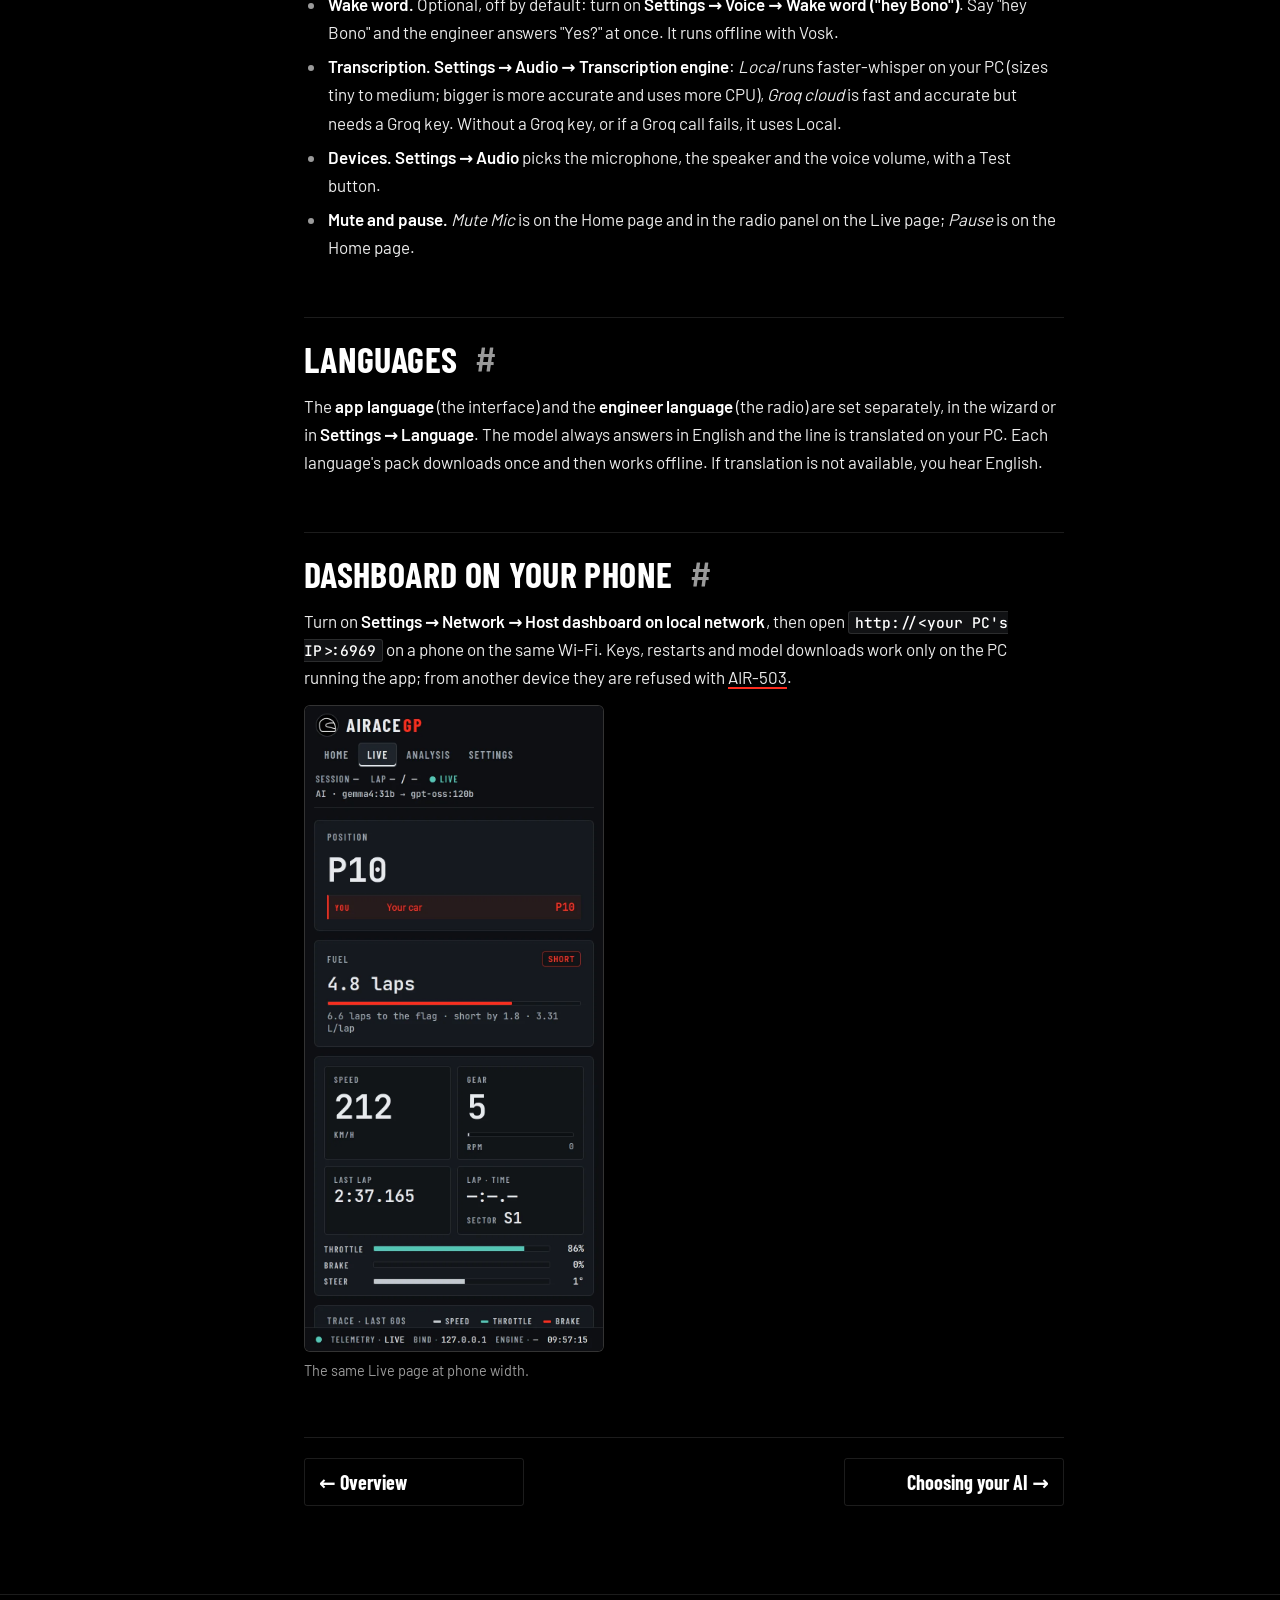
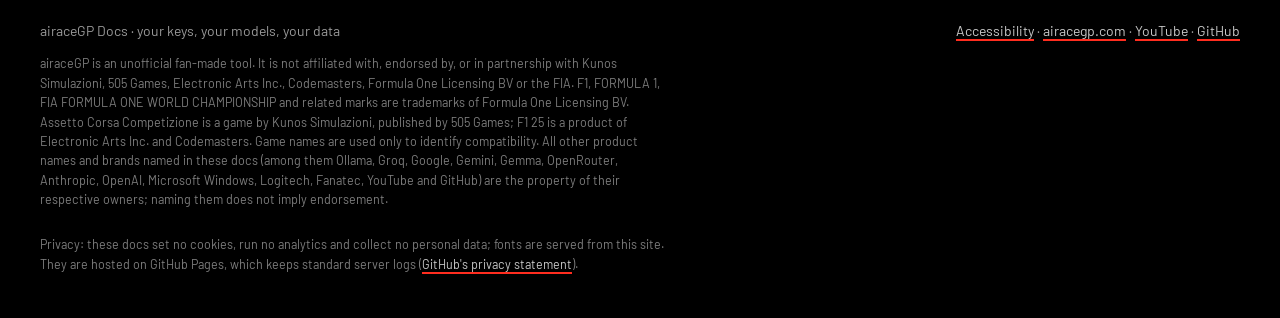
<file: setup.html>
<!DOCTYPE html>
<html lang="en">
<head>
<meta charset="UTF-8" />
<meta name="viewport" content="width=device-width, initial-scale=1" />
<title>Basic setup · airaceGP Docs</title>
<meta name="description" content="Install airaceGP, walk the first-run wizard, connect Assetto Corsa Competizione or F1 25, and talk to your AI race engineer." />
<link rel="canonical" href="https://docs.airacegp.com/setup" />
<meta name="theme-color" content="#000000" />
<meta property="og:type" content="website" />
<meta property="og:site_name" content="airaceGP Docs" />
<meta property="og:title" content="Basic setup · airaceGP Docs" />
<meta property="og:description" content="Install airaceGP, walk the first-run wizard, connect Assetto Corsa Competizione or F1 25, and talk to your AI race engineer." />
<meta property="og:url" content="https://docs.airacegp.com/setup" />
<meta property="og:image" content="https://docs.airacegp.com/og-image.png" />
<meta name="twitter:card" content="summary_large_image" />
<link rel="icon" type="image/svg+xml" href="favicon.svg" />
<link rel="icon" type="image/png" sizes="48x48" href="favicon-48.png" />
<link rel="icon" href="favicon.ico" sizes="any" />
<link rel="apple-touch-icon" href="apple-touch-icon.png" />
<link rel="preload" href="fonts/barlow-400.woff2" as="font" type="font/woff2" crossorigin />
<link rel="preload" href="fonts/barlow-condensed-800.woff2" as="font" type="font/woff2" crossorigin />
<link rel="stylesheet" href="assets/docs.css" />
</head>
<body>
<a class="skip" href="#main">Skip to content</a>
<header class="top">
  <div class="top-in">
    <a class="brand" href="./" aria-label="airaceGP Docs, overview">
      <svg viewBox="0 0 512 512" aria-hidden="true" focusable="false">
        <circle cx="256" cy="256" r="244" fill="#000" stroke="#fff" stroke-width="14"/>
        <g fill="none" stroke="#fff" stroke-width="24" stroke-linecap="round" stroke-linejoin="round">
          <path d="M146,410 L420,410 C452,410 458,380 452,345 C448,300 446,240 419,205 C400,150 320,96 228,98 C150,100 78,160 70,235 C64,300 90,410 146,410 Z"/>
          <path d="M419,205 C360,200 250,200 224,250 C214,275 240,300 300,305 L452,345"/>
        </g>
      </svg>
      <span class="brand-name">airace<span>GP</span></span>
      <span class="brand-seg">Docs</span>
    </a>
    <nav class="top-links" aria-label="Site">
      <a href="https://airacegp.com/">airacegp.com</a>
      <a href="https://www.youtube.com/@pmech-yt">YouTube</a>
      <a href="https://github.com/nothing-gpu">GitHub</a>
    </nav>
    <button class="menu-btn" id="nav-toggle" type="button" aria-controls="side" aria-expanded="false">Menu</button>
  </div>
</header>

<div class="shell">
  <aside class="side" id="side">
    <nav aria-label="Documentation">
      <p class="side-label">Documentation</p>
      <ol>
        <li><a href="./">Overview</a></li>
        <li><a href="setup.html" aria-current="page">Basic setup</a>
          <ol class="sub">
            <li><a href="#requirements">What you need</a></li>
            <li><a href="#install">Install</a></li>
            <li><a href="#first-run">First run</a></li>
            <li><a href="#acc">Connect ACC</a></li>
            <li><a href="#f1-25">Connect F1 25</a></li>
            <li><a href="#voice">Talking to the engineer</a></li>
            <li><a href="#languages">Languages</a></li>
            <li><a href="#phone">Dashboard on your phone</a></li>
          </ol>
        </li>
        <li><a href="ai.html">Choosing your AI</a></li>
        <li><a href="customizing.html">Customizing</a></li>
        <li><a href="errors.html">Error codes</a></li>
        <li><a href="troubleshooting.html">Troubleshooting</a></li>
      </ol>
    </nav>
    <div class="side-foot">
      <a href="accessibility.html">Accessibility</a>
      <a href="https://airacegp.com/">&larr; Back to airacegp.com</a>
    </div>
  </aside>

  <main id="main">
  <article class="doc">

  <h1>Basic setup</h1>
  <p class="lead">Install the app, answer six questions, connect your game and drive. This page walks
  through each step.</p>

  <h2 id="requirements">What you need <a class="h-anchor" href="#requirements" aria-label="Link to section: What you need">#</a></h2>
  <ul>
    <li>A Windows PC. airaceGP is a Windows desktop app.</li>
    <li>Assetto Corsa Competizione or F1 25.</li>
    <li>A microphone and headphones or speakers.</li>
    <li>An AI provider. The <a href="ai.html#recommended-setup">recommended one</a> is free: an Ollama
    Cloud key. You can also run a model on your own PC with Ollama and no key.</li>
    <li>An internet connection for cloud AI, and once for each language pack you download.</li>
  </ul>

  <h2 id="install">Install <a class="h-anchor" href="#install" aria-label="Link to section: Install">#</a></h2>
  <div class="callout note">
    <p class="callout-title">Public download coming soon</p>
    <p>The packaged Windows app is not public yet. Until it is, the app runs from its source folder with
    Python, as below.</p>
  </div>
  <p>From the app's source folder (<span class="path">airacee\airacee</span>), install the dependencies and
  start the desktop window:</p>
  <div class="code"><div class="code-head"><span>Command prompt</span></div><pre><code><span class="c">rem in airacee\airacee</span>
pip install -r requirements.txt
python desktop.py</code></pre></div>
  <p><code>desktop.py</code> starts the engineer and opens the dashboard in its own window. To run without
  the window, start <code>run.py</code> and open the dashboard in a browser at
  <code>http://127.0.0.1:6969</code>:</p>
  <div class="code"><div class="code-head"><span>Command prompt</span></div><pre><code>python run.py
<span class="c">rem optional: --no-voice (no microphone), --tick-seconds 40, --silence-seconds 2.5</span></code></pre></div>
  <p>The dashboard port (6969) can be changed in <strong>Settings &rarr; Network</strong>. The
  designed neural engineer voice is optional and not installed by default; the app speaks with Piper
  without it.</p>

  <h2 id="first-run">First run <a class="h-anchor" href="#first-run" aria-label="Link to section: First run">#</a></h2>
  <p>The first time the app opens, a short wizard sets it up. Every answer can be changed later in
  <strong>Settings</strong>, and <strong>Skip</strong> closes the wizard.</p>
  <ol class="steps">
    <li><strong>App language.</strong> Pick one of the nine languages for the interface.</li>
    <li><strong>Your engineer's language.</strong> The same as the app, or a different one. This is the
    language you hear on the radio.</li>
    <li><strong>Which game?</strong> Assetto Corsa Competizione, F1 25 with the 2026 Season Pack format,
    or F1 25 with the classic 2025 format.</li>
    <li><strong>Connect a provider.</strong> Paste a key for at least one provider. Ollama Cloud and Groq
    are shown first, recommended to start; <strong>List more providers</strong> shows the rest.
    Then answer <strong>If your first provider fails</strong>: <em>Try the next one</em> or <em>Stay
    quiet</em>. The wizard shows the order it will save before you continue.</li>
    <li><strong>How should they talk?</strong> Talkativeness (only when it matters, balanced, keep me
    talking) and how often they check in (now and then, regularly, frequently: every 60, 40 or 20
    seconds).</li>
    <li><strong>Offline language pack.</strong> Only when your engineer speaks a language other than
    English: the translation pack downloads so it works trackside with no internet. It keeps downloading
    in the background if you continue.</li>
  </ol>
  <div class="shots">
    <figure>
      <img src="img/onboarding-language.webp" width="800" height="463" loading="lazy"
        alt="Onboarding, Let's pick your language: a grid of the nine languages, English, Español, Italiano, Français, Deutsch, Português, Čeština, Polski and 日本語." />
      <figcaption>Step 1: the app language. Step 2 asks the same for the engineer.</figcaption>
    </figure>
    <figure>
      <img src="img/onboarding-game.webp" width="800" height="898" loading="lazy"
        alt="Onboarding step 3 of 5, Which game: Assetto Corsa Competizione selected and marked supported, F1 25 / 26 and F1 25 2025 supported, F1 24, F1 23, F1 22 and F1 2021 marked unverified." />
      <figcaption>Step 3: the game. ACC, and F1 25 in either telemetry format.</figcaption>
    </figure>
  </div>
  <div class="shots">
    <figure>
      <img src="img/onboarding-providers.webp" width="800" height="1035" loading="lazy"
        alt="Onboarding step 4 of 5, Connect a provider: Ollama Cloud and Groq first, recommended to start, both with a free tier; an Ollama Cloud key pasted and masked; OpenRouter, Anthropic and List more providers below; If your first provider fails with Try the next one selected; and the chain it will save. Unprompted calls: Ollama Cloud gpt-oss:120b. Your questions: Ollama Cloud gemma4:31b, then Ollama Cloud gpt-oss:120b." />
      <figcaption>Step 4 with an Ollama Cloud key. The key is masked on screen and saved only to your local
      <code>.env</code>; below it, the fallback question and the chain the wizard will save.</figcaption>
    </figure>
  </div>
  <div class="shots">
    <figure>
      <img src="img/onboarding-speech.webp" width="800" height="478" loading="lazy"
        alt="Onboarding step 5 of 5, How should they talk: Talkativeness with Only when it matters, Balanced and Keep me talking; How often they check in with Now and then, Regularly and Frequently." />
      <figcaption>Step 5: how much the engineer talks.</figcaption>
    </figure>
  </div>

  <h2 id="acc">Connect Assetto Corsa Competizione <a class="h-anchor" href="#acc" aria-label="Link to section: Connect Assetto Corsa Competizione">#</a></h2>
  <ol class="steps">
    <li>Choose <strong>Assetto Corsa Competizione</strong> in the wizard, or later in
    <strong>Settings &rarr; Telemetry &rarr; Sim</strong>, then restart the app. It starts its ACC reader
    by itself.</li>
    <li>Start ACC and <strong>get on track</strong>. ACC publishes nothing while you are in the menus.
    Shared memory needs no game settings.</li>
    <li>Optional check, from the app folder while you are on track:
      <div class="code"><div class="code-head"><span>Command prompt</span></div><pre><code>python acc_run.py --selftest</code></pre></div>
      It should end with <code>ALL SYSTEMS GOOD</code>. A corner that reads <code>SUSPECT</code> means a
      misaligned read, not a bad setup; report it.</li>
  </ol>
  <h3 id="acc-live-timing">Live timing (optional)</h3>
  <p>Shared memory does not carry gaps, standings or other drivers' names. ACC's Broadcasting API does.
  To use it:</p>
  <ol class="steps">
    <li>Open <span class="path">Documents\Assetto Corsa Competizione\Config\broadcasting.json</span>.
    The app expects ACC's shipped values:
      <div class="code"><div class="code-head"><span>broadcasting.json</span></div><pre><code>{
  "updListenerPort": 9000,
  "connectionPassword": "asd",
  "commandPassword": ""
}</code></pre></div>
    ACC reads this file only when it starts, so restart the game after editing it.</li>
    <li>Turn on <strong>Settings &rarr; AI &rarr; Live timing (gaps and rivals)</strong>.</li>
  </ol>
  <p>If you use a different port or connection password, set <code>broadcast_port</code> and
  <code>broadcast_password</code> to match in the app's <code>web_config.json</code>. The connection is
  listen-only: the app has no code that can send a command to the game.</p>
  <div class="callout note">
    <p class="callout-title">What ACC does not provide</p>
    <ul>
      <li>No tyre wear figure. Tyres are judged on pressures and core temperatures.</li>
      <li>No safety car data. The engineer will not claim one either way.</li>
      <li>No gaps without the Broadcasting API. The app computes them from track position.</li>
    </ul>
  </div>

  <h2 id="f1-25">Connect F1 25 <a class="h-anchor" href="#f1-25" aria-label="Link to section: Connect F1 25">#</a></h2>
  <ol class="steps">
    <li>In F1 25, open <strong>Settings &rarr; Telemetry Settings</strong> and set:
      <div class="table-wrap"><table>
        <thead><tr><th>Setting</th><th>Value</th></tr></thead>
        <tbody>
          <tr><td>UDP Telemetry</td><td>On</td></tr>
          <tr><td>UDP IP Address</td><td><code>127.0.0.1</code> when the app runs on the same PC; otherwise that PC's address</td></tr>
          <tr><td>UDP Port</td><td><code>20778</code></td></tr>
          <tr><td>UDP Format</td><td><code>2025</code>, or the 2026 Season Pack format</td></tr>
        </tbody>
      </table></div>
    </li>
    <li>In the app, set <strong>Settings &rarr; Telemetry &rarr; UDP packet format</strong> to the same
    format as the game: <em>F1 25 (2026 Season Pack)</em> or <em>F1 25 (2025 classic)</em>. This applies
    without a restart.</li>
    <li>Drive. The status bar at the bottom of the app reads <strong>Telemetry &middot; Live</strong>
    while packets arrive.</li>
  </ol>
  <figure>
    <img src="img/settings-telemetry.webp" width="1400" height="511" loading="lazy"
      alt="Settings, Telemetry pane: UDP port 20778, the Sim dropdown set to F1 25 / 26, the UDP packet format dropdown set to F1 25 (2026 Season Pack), and the Record sessions switch." />
    <figcaption>Settings &rarr; Telemetry: the port the app listens on, the game, and the UDP packet format
    for F1.</figcaption>
  </figure>

  <h2 id="voice">Talking to the engineer <a class="h-anchor" href="#voice" aria-label="Link to section: Talking to the engineer">#</a></h2>
  <p>There is no button to hold. The microphone listens for your voice while telemetry is live: speak,
  and when you stop for about 2.5 seconds the recording is transcribed and answered. The microphone is
  released completely while the app is paused, the mic is muted, or no telemetry is arriving.</p>
  <ul>
    <li><strong>Interrupting.</strong> Speak over the engineer and it stops talking and listens. The
    loudness that counts as an interruption is <code>interrupt_rms</code> in <code>web_config.json</code>;
    raise it if game audio cuts the engineer off.</li>
    <li><strong>Wake word.</strong> Optional, off by default: turn on <strong>Settings &rarr; Voice &rarr;
    Wake word ("hey Bono")</strong>. Say "hey Bono" and the engineer answers "Yes?" at once. It runs
    offline with Vosk.</li>
    <li><strong>Transcription.</strong> <strong>Settings &rarr; Audio &rarr; Transcription engine</strong>:
    <em>Local</em> runs faster-whisper on your PC (sizes tiny to medium; bigger is more accurate and uses
    more CPU), <em>Groq cloud</em> is fast and accurate but needs a Groq key. Without a Groq key, or if a
    Groq call fails, it uses Local.</li>
    <li><strong>Devices.</strong> <strong>Settings &rarr; Audio</strong> picks the microphone, the speaker
    and the voice volume, with a Test button.</li>
    <li><strong>Mute and pause.</strong> <em>Mute Mic</em> is on the Home page and in the radio panel on
    the Live page; <em>Pause</em> is on the Home page.</li>
  </ul>

  <h2 id="languages">Languages <a class="h-anchor" href="#languages" aria-label="Link to section: Languages">#</a></h2>
  <p>The <strong>app language</strong> (the interface) and the <strong>engineer language</strong> (the
  radio) are set separately, in the wizard or in <strong>Settings &rarr; Language</strong>. The model
  always answers in English and the line is translated on your PC. Each language's pack downloads once
  and then works offline. If translation is not available, you hear English.</p>

  <h2 id="phone">Dashboard on your phone <a class="h-anchor" href="#phone" aria-label="Link to section: Dashboard on your phone">#</a></h2>
  <p>Turn on <strong>Settings &rarr; Network &rarr; Host dashboard on local network</strong>, then open
  <code>http://&lt;your PC's IP&gt;:6969</code> on a phone on the same Wi-Fi. Keys, restarts and model
  downloads work only on the PC running the app; from another device they are refused with
  <a href="errors.html#AIR-503">AIR-503</a>.</p>
  <figure class="phone">
    <img src="img/dashboard-phone.webp" width="780" height="1688" loading="lazy"
      alt="The Live page at phone width: position P10, fuel 4.8 laps and marked short, speed 212 km/h, gear 5, last lap 2:37.165, sector 1, and throttle, brake and steering bars." />
    <figcaption>The same Live page at phone width.</figcaption>
  </figure>

  <nav class="pager" aria-label="Previous and next page">
    <a class="prev" href="./" aria-label="Previous: Overview"><span class="t">&larr; Overview</span></a>
    <a class="next" href="ai.html" aria-label="Next: Choosing your AI"><span class="t">Choosing your AI &rarr;</span></a>
  </nav>
  </article>
  </main>
</div>

<footer class="foot">
  <div class="foot-in">
    <span>airaceGP Docs &middot; your keys, your models, your data</span>
    <span><a href="accessibility.html">Accessibility</a> &middot; <a href="https://airacegp.com/">airacegp.com</a> &middot; <a href="https://www.youtube.com/@pmech-yt">YouTube</a> &middot; <a href="https://github.com/nothing-gpu">GitHub</a></span>
    <p class="legal">airaceGP is an unofficial fan-made tool. It is not affiliated with, endorsed by, or in partnership with
    Kunos Simulazioni, 505 Games, Electronic Arts Inc., Codemasters, Formula One Licensing BV or the FIA.
    F1, FORMULA 1, FIA FORMULA ONE WORLD CHAMPIONSHIP and related marks are trademarks of Formula One Licensing BV.
    Assetto Corsa Competizione is a game by Kunos Simulazioni, published by 505 Games; F1 25 is a product of Electronic Arts Inc. and Codemasters.
    Game names are used only to identify compatibility. All other product names and brands named in these docs (among them Ollama, Groq,
    Google, Gemini, Gemma, OpenRouter, Anthropic, OpenAI, Microsoft Windows, Logitech, Fanatec, YouTube and GitHub) are the property of their respective owners;
    naming them does not imply endorsement.</p>
    <p class="legal">Privacy: these docs set no cookies, run no analytics and collect no personal data; fonts are served from this site.
    They are hosted on GitHub Pages, which keeps standard server logs
    (<a href="https://docs.github.com/en/site-policy/privacy-policies/github-general-privacy-statement">GitHub's privacy statement</a>).</p>
  </div>
</footer>
<script src="assets/docs.js" defer></script>
</body>
</html>
</file>
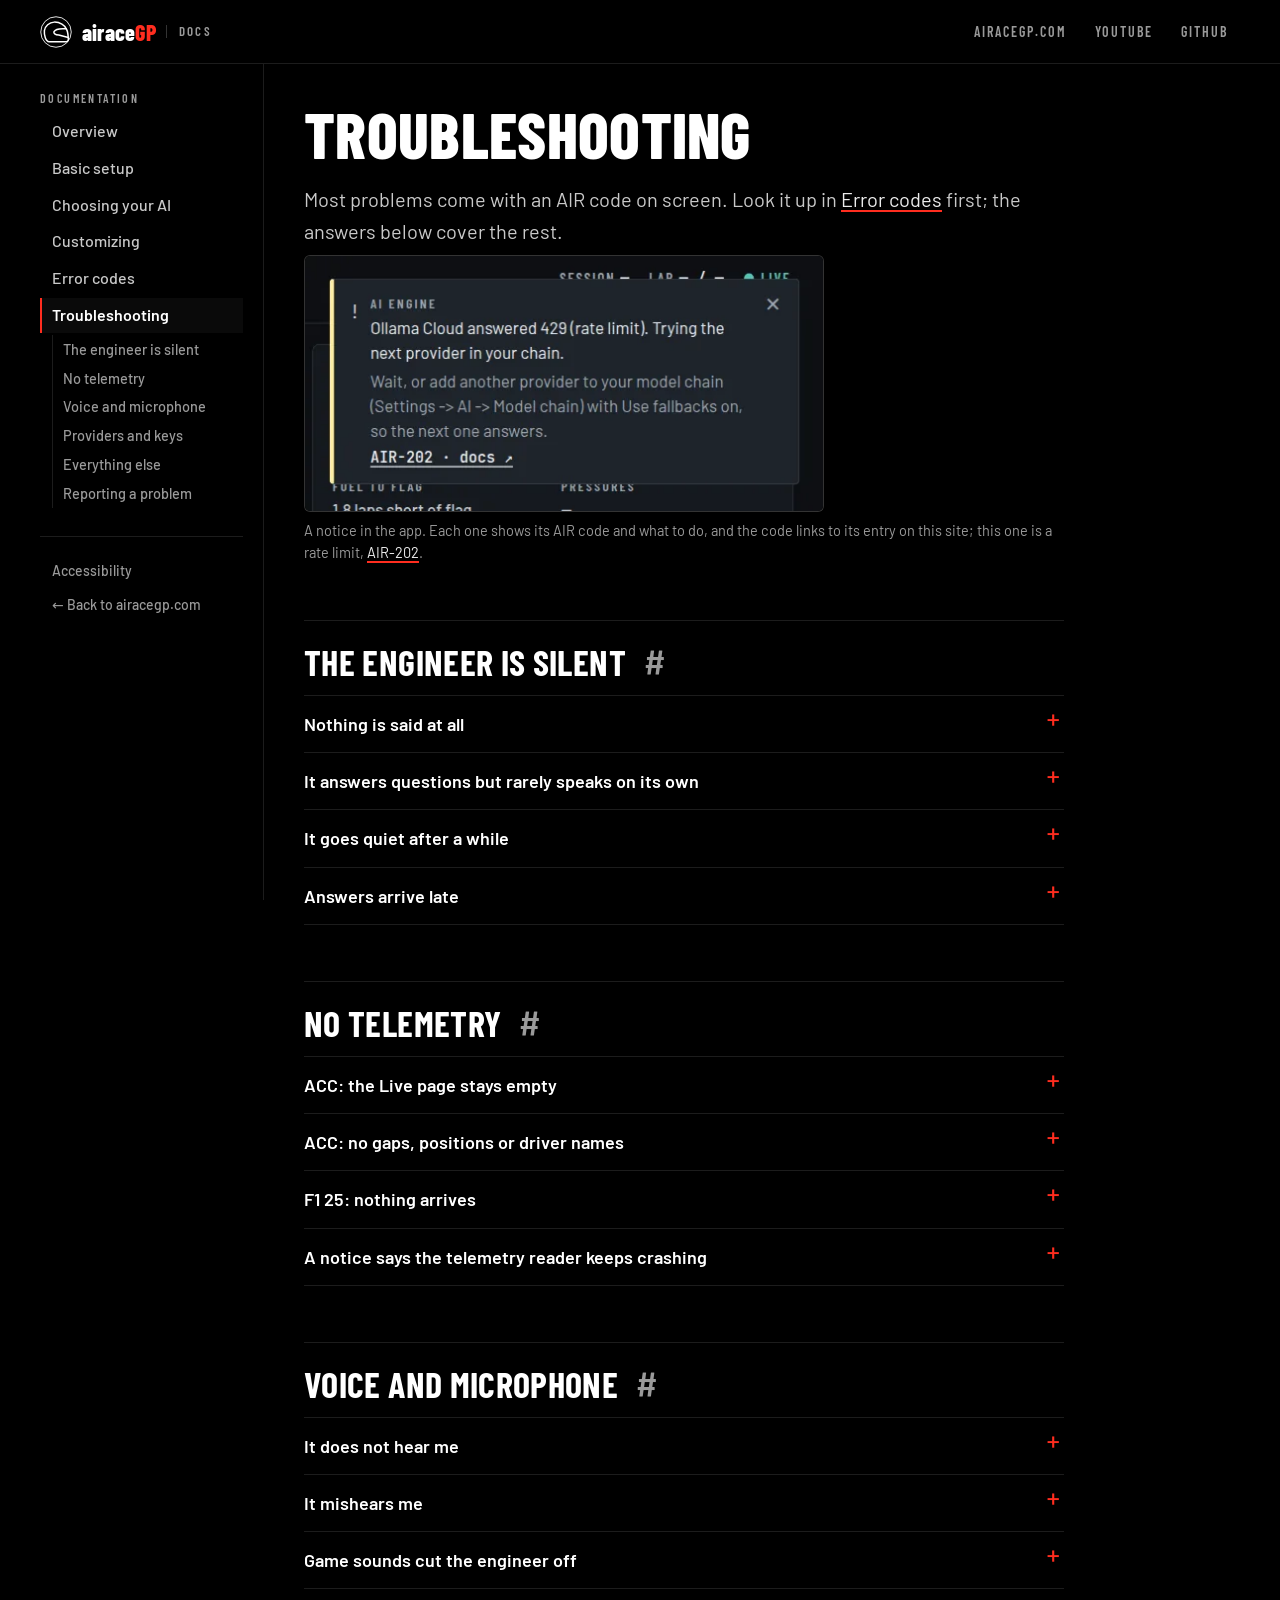
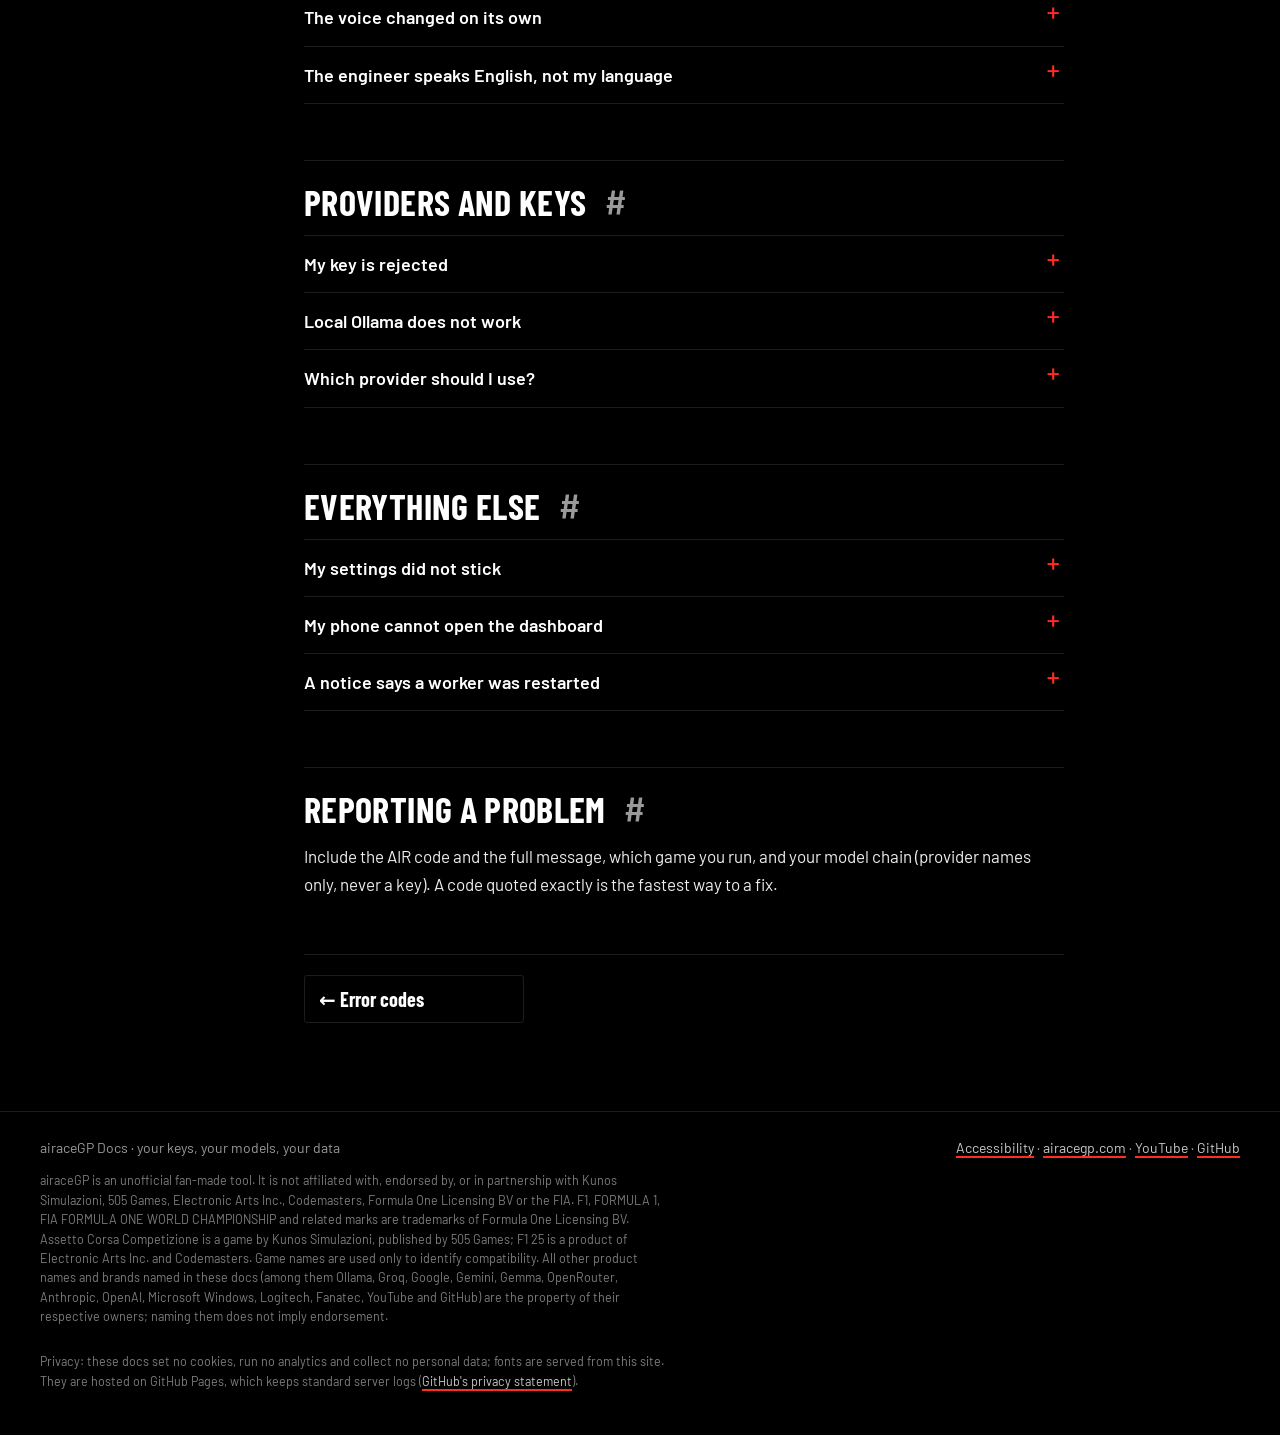
<file: troubleshooting.html>
<!DOCTYPE html>
<html lang="en">
<head>
<meta charset="UTF-8" />
<meta name="viewport" content="width=device-width, initial-scale=1" />
<title>Troubleshooting · airaceGP Docs</title>
<meta name="description" content="Fix a silent engineer, missing telemetry, microphone trouble and provider errors in airaceGP." />
<link rel="canonical" href="https://docs.airacegp.com/troubleshooting" />
<meta name="theme-color" content="#000000" />
<meta property="og:type" content="website" />
<meta property="og:site_name" content="airaceGP Docs" />
<meta property="og:title" content="Troubleshooting · airaceGP Docs" />
<meta property="og:description" content="Fix a silent engineer, missing telemetry, microphone trouble and provider errors in airaceGP." />
<meta property="og:url" content="https://docs.airacegp.com/troubleshooting" />
<meta property="og:image" content="https://docs.airacegp.com/og-image.png" />
<meta name="twitter:card" content="summary_large_image" />
<link rel="icon" type="image/svg+xml" href="favicon.svg" />
<link rel="icon" type="image/png" sizes="48x48" href="favicon-48.png" />
<link rel="icon" href="favicon.ico" sizes="any" />
<link rel="apple-touch-icon" href="apple-touch-icon.png" />
<link rel="preload" href="fonts/barlow-400.woff2" as="font" type="font/woff2" crossorigin />
<link rel="preload" href="fonts/barlow-condensed-800.woff2" as="font" type="font/woff2" crossorigin />
<link rel="stylesheet" href="assets/docs.css" />
</head>
<body>
<a class="skip" href="#main">Skip to content</a>
<header class="top">
  <div class="top-in">
    <a class="brand" href="./" aria-label="airaceGP Docs, overview">
      <svg viewBox="0 0 512 512" aria-hidden="true" focusable="false">
        <circle cx="256" cy="256" r="244" fill="#000" stroke="#fff" stroke-width="14"/>
        <g fill="none" stroke="#fff" stroke-width="24" stroke-linecap="round" stroke-linejoin="round">
          <path d="M146,410 L420,410 C452,410 458,380 452,345 C448,300 446,240 419,205 C400,150 320,96 228,98 C150,100 78,160 70,235 C64,300 90,410 146,410 Z"/>
          <path d="M419,205 C360,200 250,200 224,250 C214,275 240,300 300,305 L452,345"/>
        </g>
      </svg>
      <span class="brand-name">airace<span>GP</span></span>
      <span class="brand-seg">Docs</span>
    </a>
    <nav class="top-links" aria-label="Site">
      <a href="https://airacegp.com/">airacegp.com</a>
      <a href="https://www.youtube.com/@pmech-yt">YouTube</a>
      <a href="https://github.com/nothing-gpu">GitHub</a>
    </nav>
    <button class="menu-btn" id="nav-toggle" type="button" aria-controls="side" aria-expanded="false">Menu</button>
  </div>
</header>

<div class="shell">
  <aside class="side" id="side">
    <nav aria-label="Documentation">
      <p class="side-label">Documentation</p>
      <ol>
        <li><a href="./">Overview</a></li>
        <li><a href="setup.html">Basic setup</a></li>
        <li><a href="ai.html">Choosing your AI</a></li>
        <li><a href="customizing.html">Customizing</a></li>
        <li><a href="errors.html">Error codes</a></li>
        <li><a href="troubleshooting.html" aria-current="page">Troubleshooting</a>
          <ol class="sub">
            <li><a href="#silent">The engineer is silent</a></li>
            <li><a href="#no-data">No telemetry</a></li>
            <li><a href="#voice-problems">Voice and microphone</a></li>
            <li><a href="#providers-faq">Providers and keys</a></li>
            <li><a href="#other">Everything else</a></li>
            <li><a href="#report">Reporting a problem</a></li>
          </ol>
        </li>
      </ol>
    </nav>
    <div class="side-foot">
      <a href="accessibility.html">Accessibility</a>
      <a href="https://airacegp.com/">&larr; Back to airacegp.com</a>
    </div>
  </aside>

  <main id="main">
  <article class="doc">

  <h1>Troubleshooting</h1>
  <p class="lead">Most problems come with an AIR code on screen. Look it up in
  <a href="errors.html">Error codes</a> first; the answers below cover the rest.</p>

  <figure class="narrow">
    <img src="img/health-notice.webp" width="523" height="258" loading="lazy"
      alt="A notice from the AI engine: Ollama Cloud answered 429 (rate limit). Trying the next provider in your chain. Below it the fix: wait, or add another provider to your model chain with Use fallbacks on. At the bottom a link reading AIR-202, docs." />
    <figcaption>A notice in the app. Each one shows its AIR code and what to do, and the code links to its
    entry on this site; this one is a rate limit, <a href="errors.html#AIR-202">AIR-202</a>.</figcaption>
  </figure>

  <h2 id="silent">The engineer is silent <a class="h-anchor" href="#silent" aria-label="Link to section: The engineer is silent">#</a></h2>
  <div class="faq">
    <details>
      <summary>Nothing is said at all</summary>
      <div class="a"><p>Check, in order:</p>
      <ul>
        <li>The status bar reads <strong>Telemetry &middot; Live</strong>. If not, see <a href="#no-data">No telemetry</a>.</li>
        <li>The app is not paused (Home page).</li>
        <li>No notice says <a href="errors.html#AIR-207">AIR-207</a> (no provider can run: a key is missing) or
        <a href="errors.html#AIR-208">AIR-208</a> (every provider failed).</li>
        <li>The engineer's voice loaded: <a href="errors.html#AIR-402">AIR-402</a>.</li>
      </ul></div>
    </details>
    <details>
      <summary>It answers questions but rarely speaks on its own</summary>
      <div class="a"><p>That is by design when nothing has changed:
      the engineer may stay quiet on a check-in with nothing new. Turn up <strong>Engineer chattiness</strong>
      or lower the <strong>Tick interval</strong> in <strong>Settings &rarr; AI</strong>. Fuel updates are
      muted by default (<strong>Suppress fuel chatter</strong>); it still answers fuel questions and warns
      when the margin gets tight.</p></div>
    </details>
    <details>
      <summary>It goes quiet after a while</summary>
      <div class="a"><p>Usually a free-tier limit: <a href="errors.html#AIR-202">AIR-202</a>.
      Add a second provider to the <a href="ai.html#model-chain">model chain</a> and keep
      <strong>Use fallbacks</strong> on.</p></div>
    </details>
    <details>
      <summary>Answers arrive late</summary>
      <div class="a"><p>A slow provider: <a href="errors.html#AIR-203">AIR-203</a>. Questions allow 8 seconds,
      other calls 60. Move a faster provider up the chain.</p></div>
    </details>
  </div>

  <h2 id="no-data">No telemetry <a class="h-anchor" href="#no-data" aria-label="Link to section: No telemetry">#</a></h2>
  <div class="faq">
    <details>
      <summary>ACC: the Live page stays empty</summary>
      <div class="a"><ul>
        <li>The game in <strong>Settings &rarr; Telemetry &rarr; Sim</strong> is Assetto Corsa Competizione, and the app was restarted after changing it.</li>
        <li>You are on track. ACC publishes nothing in the menus.</li>
        <li>Run <code>python acc_run.py --selftest</code> on track. See <a href="setup.html#acc">Connect ACC</a>.</li>
      </ul></div>
    </details>
    <details>
      <summary>ACC: no gaps, positions or driver names</summary>
      <div class="a"><p>Those need the Broadcasting API: turn on
      <strong>Settings &rarr; AI &rarr; Live timing</strong> and check <code>broadcasting.json</code>, then restart ACC.
      See <a href="setup.html#acc-live-timing">Live timing</a>.</p></div>
    </details>
    <details>
      <summary>F1 25: nothing arrives</summary>
      <div class="a"><p>In the game's telemetry settings: UDP on, port <code>20778</code>, the IP of the PC running
      the app, and the same UDP format as <strong>Settings &rarr; Telemetry &rarr; UDP packet format</strong>. See
      <a href="setup.html#f1-25">Connect F1 25</a>.</p></div>
    </details>
    <details>
      <summary>A notice says the telemetry reader keeps crashing</summary>
      <div class="a"><p>That is <a href="errors.html#AIR-301">AIR-301</a>. The game
      selected in Settings must be the one you are running.</p></div>
    </details>
  </div>

  <h2 id="voice-problems">Voice and microphone <a class="h-anchor" href="#voice-problems" aria-label="Link to section: Voice and microphone">#</a></h2>
  <div class="faq">
    <details>
      <summary>It does not hear me</summary>
      <div class="a"><ul>
        <li>The mic is not muted and the right input is chosen in <strong>Settings &rarr; Audio</strong>.</li>
        <li>Windows allows microphone access for desktop apps. A mic that cannot be opened is <a href="errors.html#AIR-401">AIR-401</a>.</li>
        <li>The mic only listens while telemetry is live.</li>
      </ul></div>
    </details>
    <details>
      <summary>It mishears me</summary>
      <div class="a"><p>Try a larger local model size, or <strong>Groq cloud</strong> transcription in
      <strong>Settings &rarr; Audio</strong>. See <a href="setup.html#voice">Talking to the engineer</a>.</p></div>
    </details>
    <details>
      <summary>Game sounds cut the engineer off</summary>
      <div class="a"><p>Raise <code>interrupt_rms</code> in <code>web_config.json</code>, or use headphones
      so the microphone does not pick up the game.</p></div>
    </details>
    <details>
      <summary>The voice changed on its own</summary>
      <div class="a"><p>The PC could not render the chosen voice in time, so the app switched to the
      fast one: <a href="errors.html#AIR-403">AIR-403</a>.</p></div>
    </details>
    <details>
      <summary>The engineer speaks English, not my language</summary>
      <div class="a"><p>The language pack is not installed yet. It needs internet once;
      check <strong>Settings &rarr; Language</strong>. Until it is ready, you hear English rather than nothing.</p></div>
    </details>
  </div>

  <h2 id="providers-faq">Providers and keys <a class="h-anchor" href="#providers-faq" aria-label="Link to section: Providers and keys">#</a></h2>
  <div class="faq">
    <details>
      <summary>My key is rejected</summary>
      <div class="a"><p><a href="errors.html#AIR-201">AIR-201</a>. Paste a fresh key in
      <strong>Settings &rarr; Secrets</strong>, with no spaces, and check the provider still offers the model in
      your chain.</p></div>
    </details>
    <details>
      <summary>Local Ollama does not work</summary>
      <div class="a"><p>Start Ollama, and pull the model named in your chain. The codes are
      <a href="errors.html#AIR-251">AIR-251</a> (not running), <a href="errors.html#AIR-252">AIR-252</a> (model not
      installed) and <a href="errors.html#AIR-254">AIR-254</a> (not installed).</p></div>
    </details>
    <details>
      <summary>Which provider should I use?</summary>
      <div class="a"><p>Start with the <a href="ai.html#recommended-setup">recommended setup</a>:
      a free Ollama Cloud key.</p></div>
    </details>
  </div>

  <h2 id="other">Everything else <a class="h-anchor" href="#other" aria-label="Link to section: Everything else">#</a></h2>
  <div class="faq">
    <details>
      <summary>My settings did not stick</summary>
      <div class="a"><p><a href="errors.html#AIR-102">AIR-102</a> means the settings file could not
      be written; <a href="errors.html#AIR-101">AIR-101</a> means it was unreadable and defaults were loaded.</p></div>
    </details>
    <details>
      <summary>My phone cannot open the dashboard</summary>
      <div class="a"><p>Turn on <strong>Settings &rarr; Network &rarr; Host dashboard on local network</strong>
      and allow the app through the Windows firewall. See <a href="errors.html#AIR-502">AIR-502</a> and
      <a href="errors.html#AIR-503">AIR-503</a>.</p></div>
    </details>
    <details>
      <summary>A notice says a worker was restarted</summary>
      <div class="a"><p><a href="errors.html#AIR-901">AIR-901</a>. Once is harmless; if it
      repeats, restart the app and report it.</p></div>
    </details>
  </div>

  <h2 id="report">Reporting a problem <a class="h-anchor" href="#report" aria-label="Link to section: Reporting a problem">#</a></h2>
  <p>Include the AIR code and the full message, which game you run, and your model chain (provider names
  only, never a key). A code quoted exactly is the fastest way to a fix.</p>

  <nav class="pager" aria-label="Previous and next page">
    <a class="prev" href="errors.html" aria-label="Previous: Error codes"><span class="t">&larr; Error codes</span></a>
  </nav>
  </article>
  </main>
</div>

<footer class="foot">
  <div class="foot-in">
    <span>airaceGP Docs &middot; your keys, your models, your data</span>
    <span><a href="accessibility.html">Accessibility</a> &middot; <a href="https://airacegp.com/">airacegp.com</a> &middot; <a href="https://www.youtube.com/@pmech-yt">YouTube</a> &middot; <a href="https://github.com/nothing-gpu">GitHub</a></span>
    <p class="legal">airaceGP is an unofficial fan-made tool. It is not affiliated with, endorsed by, or in partnership with
    Kunos Simulazioni, 505 Games, Electronic Arts Inc., Codemasters, Formula One Licensing BV or the FIA.
    F1, FORMULA 1, FIA FORMULA ONE WORLD CHAMPIONSHIP and related marks are trademarks of Formula One Licensing BV.
    Assetto Corsa Competizione is a game by Kunos Simulazioni, published by 505 Games; F1 25 is a product of Electronic Arts Inc. and Codemasters.
    Game names are used only to identify compatibility. All other product names and brands named in these docs (among them Ollama, Groq,
    Google, Gemini, Gemma, OpenRouter, Anthropic, OpenAI, Microsoft Windows, Logitech, Fanatec, YouTube and GitHub) are the property of their respective owners;
    naming them does not imply endorsement.</p>
    <p class="legal">Privacy: these docs set no cookies, run no analytics and collect no personal data; fonts are served from this site.
    They are hosted on GitHub Pages, which keeps standard server logs
    (<a href="https://docs.github.com/en/site-policy/privacy-policies/github-general-privacy-statement">GitHub's privacy statement</a>).</p>
  </div>
</footer>
<script src="assets/docs.js" defer></script>
</body>
</html>
</file>
<file: assets/docs.css>
/* airaceGP docs. OLED black, hairline panels, one racing red. */
/* Self-hosted (SIL OFL 1.1, licences in /fonts): no third-party requests. */
@font-face{font-family:"Barlow";font-style:normal;font-weight:400;font-display:swap;src:url(../fonts/barlow-400.woff2) format("woff2")}
@font-face{font-family:"Barlow";font-style:normal;font-weight:500;font-display:swap;src:url(../fonts/barlow-500.woff2) format("woff2")}
@font-face{font-family:"Barlow";font-style:normal;font-weight:600;font-display:swap;src:url(../fonts/barlow-600.woff2) format("woff2")}
@font-face{font-family:"Barlow Condensed";font-style:normal;font-weight:500;font-display:swap;src:url(../fonts/barlow-condensed-500.woff2) format("woff2")}
@font-face{font-family:"Barlow Condensed";font-style:normal;font-weight:600;font-display:swap;src:url(../fonts/barlow-condensed-600.woff2) format("woff2")}
@font-face{font-family:"Barlow Condensed";font-style:normal;font-weight:700;font-display:swap;src:url(../fonts/barlow-condensed-700.woff2) format("woff2")}
@font-face{font-family:"Barlow Condensed";font-style:normal;font-weight:800;font-display:swap;src:url(../fonts/barlow-condensed-800.woff2) format("woff2")}
@font-face{font-family:"JetBrains Mono";font-style:normal;font-weight:400 700;font-display:swap;src:url(../fonts/jetbrains-mono.woff2) format("woff2")}
:root{
  --bg:#000;
  --panel:#0a0a0a;
  --panel-2:#111214;
  --line:rgba(255,255,255,.11);
  --line-2:rgba(255,255,255,.2);
  --text:#ececec;
  --soft:#c9c9c9;
  --muted:#9a9a9a;
  --red:#ff2d1f;
  --red-soft:rgba(255,45,31,.1);
  --amber:#ffb020;
  --info:#8fb8ff;
  --disp:"Barlow Condensed","Arial Narrow",system-ui,sans-serif;
  --body:"Barlow",system-ui,-apple-system,"Segoe UI",sans-serif;
  --mono:"JetBrains Mono",ui-monospace,"SFMono-Regular",Consolas,monospace;
  --head:64px;
  --side:264px;
  --gutter:clamp(16px,4vw,40px);
  --measure:760px;
}
*,*::before,*::after{box-sizing:border-box}
*{margin:0;padding:0}
html{scroll-padding-top:calc(var(--head) + 16px);-webkit-text-size-adjust:100%}
body{background:var(--bg);color:var(--text);font:400 17px/1.65 var(--body);-webkit-font-smoothing:antialiased;min-height:100dvh;display:flex;flex-direction:column}
img,svg{display:block;max-width:100%}
a{color:var(--text);text-decoration-color:var(--red);text-decoration-thickness:1.5px;text-underline-offset:3px}
a:hover{color:#fff;text-decoration-color:#fff}
:where(a,button,summary,[tabindex]):focus-visible{outline:2px solid var(--red);outline-offset:3px;border-radius:2px}
.skip{position:absolute;left:12px;top:-80px;z-index:100;background:var(--red);color:#000;padding:10px 14px;font:700 14px var(--body);text-decoration:none}
.skip:focus{top:12px}
/* regions that scroll sideways take keyboard focus so they can be scrolled with arrow keys */
.table-wrap:focus-visible{outline:2px solid var(--red);outline-offset:2px}
.code pre:focus-visible{outline:2px solid var(--red);outline-offset:-2px}

/* ---------- header ---------- */
.top{position:sticky;top:0;z-index:50;height:var(--head);background:rgba(0,0,0,.92);backdrop-filter:blur(8px);border-bottom:1px solid var(--line)}
.top-in{height:100%;display:flex;align-items:center;gap:16px;padding:0 var(--gutter)}
.brand{display:flex;align-items:center;gap:10px;text-decoration:none;color:#fff;flex:none}
.brand svg{width:32px;height:32px}
.brand-name{font:800 22px/1 var(--disp);letter-spacing:.01em}
.brand-name span{color:var(--red)}
.brand-seg{font:600 13px/1 var(--disp);letter-spacing:.18em;text-transform:uppercase;color:var(--muted);padding-left:12px;border-left:1px solid var(--line-2)}
.top-links{margin-left:auto;display:flex;align-items:center;gap:4px}
.top-links a{font:600 14px/1 var(--disp);letter-spacing:.14em;text-transform:uppercase;text-decoration:none;color:var(--muted);padding:10px 12px}
.top-links a:hover{color:#fff}
.menu-btn{display:none;margin-left:auto;min-height:44px;min-width:44px;padding:0 14px;background:none;border:1px solid var(--line-2);color:#fff;font:700 14px/1 var(--disp);letter-spacing:.16em;text-transform:uppercase;cursor:pointer}
.menu-btn[aria-expanded="true"]{border-color:var(--red)}

/* ---------- layout ---------- */
.shell{flex:1;display:grid;grid-template-columns:var(--side) minmax(0,1fr);width:100%;max-width:1440px;margin:0 auto}
.side{position:sticky;top:var(--head);align-self:start;min-height:calc(100dvh - var(--head));max-height:calc(100dvh - var(--head));overflow-y:auto;padding:28px 20px 40px var(--gutter);border-right:1px solid var(--line)}
.side-label{font:600 12px/1 var(--disp);letter-spacing:.2em;text-transform:uppercase;color:var(--muted);margin:0 0 10px}
.side ol,.side ul{list-style:none}
.side > nav > ol > li{margin-bottom:2px}
.side a{display:block;text-decoration:none;color:var(--soft);padding:7px 10px;border-left:2px solid transparent;font:500 16px/1.3 var(--body)}
.side a:hover{color:#fff;background:var(--panel-2)}
.side a[aria-current="page"]{color:#fff;border-left-color:var(--red);background:var(--panel);font-weight:600}
.side .sub{margin:2px 0 10px 12px;border-left:1px solid var(--line)}
.side .sub a{font-size:14.5px;color:var(--muted);padding:5px 10px;border-left:0}
.side .sub a:hover{color:#fff;background:none}
.side-foot{margin-top:28px;padding-top:18px;border-top:1px solid var(--line)}
.side-foot a{font-size:14px;color:var(--muted)}
.side-foot a+a{margin-top:2px}

main{min-width:0;padding:40px var(--gutter) 88px}
.doc{max-width:var(--measure)}
.doc.wide{max-width:960px}

@media (max-width:960px){
  .shell{grid-template-columns:minmax(0,1fr)}
  .menu-btn{display:inline-flex;align-items:center}
  .top-links{display:none}
  /* A long menu must scroll within the viewport, never grow under the header. */
  .side{height:calc(100dvh - var(--head));min-height:0;align-self:auto;display:none;position:fixed;top:var(--head);left:0;right:0;bottom:0;max-height:none;z-index:40;background:#000;border-right:0;padding:20px var(--gutter) 40px}
  .side.open{display:block}
  .side a{font-size:18px;padding:11px 10px}
  .side .sub a{font-size:16px;padding:8px 10px}
  body.menu-open{overflow:hidden}
}

/* ---------- type ---------- */
h1{font:800 clamp(40px,6vw,64px)/.95 var(--disp);text-transform:uppercase;letter-spacing:.005em;color:#fff;margin-bottom:18px;overflow-wrap:anywhere}
h2{font:700 clamp(28px,3.4vw,36px)/1.05 var(--disp);text-transform:uppercase;letter-spacing:.01em;color:#fff;margin:56px 0 14px;padding-top:22px;border-top:1px solid var(--line)}
h3{font:700 22px/1.2 var(--disp);letter-spacing:.02em;color:#fff;margin:32px 0 8px}
h4{font:600 17px/1.3 var(--body);color:#fff;margin:22px 0 6px}
.lead{font-size:clamp(18px,1.8vw,20px);line-height:1.6;color:var(--soft);margin-bottom:8px}
p{margin:0 0 14px}
.doc ul,.doc ol{margin:0 0 16px 1.3em}
.doc li{margin:0 0 6px;padding-left:2px}
.doc li::marker{color:var(--muted)}
strong,b{color:#fff;font-weight:600}
code{font:500 .86em/1.4 var(--mono);background:var(--panel-2);border:1px solid var(--line);padding:1px 6px;border-radius:3px;color:#fff;overflow-wrap:anywhere}
kbd{font:500 .84em var(--mono);border:1px solid var(--line-2);border-bottom-width:2px;padding:0 5px;border-radius:3px}
.path{font-family:var(--mono);font-size:.9em;color:#fff;overflow-wrap:anywhere}
.muted{color:var(--muted)}
hr{border:0;border-top:1px solid var(--line);margin:32px 0}
/* always shown (a link that only appears on hover cannot be found), dim until hovered */
.h-anchor{margin-left:.3em;color:var(--muted);text-decoration:none;font-weight:400}
.h-anchor:hover{color:#fff}

/* ---------- code blocks ---------- */
.code{position:relative;margin:0 0 18px;border:1px solid var(--line);background:var(--panel);border-radius:4px}
.code-head{display:flex;align-items:center;justify-content:space-between;gap:10px;padding:6px 6px 6px 14px;border-bottom:1px solid var(--line);font:600 12px/1 var(--disp);letter-spacing:.18em;text-transform:uppercase;color:var(--muted)}
.code pre{margin:0;padding:14px 16px;overflow-x:auto;font:400 14px/1.6 var(--mono);color:#f2f2f2;tab-size:2}
.code pre code{background:none;border:0;padding:0;font:inherit;overflow-wrap:normal;white-space:pre}
.copy{font:600 12px/1 var(--disp);letter-spacing:.16em;text-transform:uppercase;color:var(--soft);background:none;border:1px solid var(--line-2);padding:7px 10px;cursor:pointer;min-height:30px;border-radius:3px}
.copy:hover{color:#fff;border-color:#fff}
.copy.done{color:#000;background:#fff;border-color:#fff}
.code .c{color:var(--muted)}

/* ---------- callouts ---------- */
.callout{border:1px solid var(--line-2);border-left:3px solid var(--muted);background:var(--panel);padding:16px 18px 4px;margin:0 0 22px;border-radius:0 4px 4px 0}
.callout-title{font:700 14px/1.2 var(--disp);letter-spacing:.18em;text-transform:uppercase;color:#fff;margin-bottom:8px;display:flex;align-items:center;gap:10px;flex-wrap:wrap}
.callout.rec{border-color:rgba(255,45,31,.45);border-left-color:var(--red);background:linear-gradient(90deg,var(--red-soft),transparent 70%),var(--panel)}
.callout.rec .callout-title{color:var(--red)}
.callout.warn{border-left-color:var(--amber)}
.callout.warn .callout-title{color:var(--amber)}
.callout.note .callout-title{color:var(--soft)}
.callout p,.callout li{color:var(--soft)}
.callout ol,.callout ul{margin-bottom:12px}
.badge{display:inline-block;font:600 12px/1 var(--disp);letter-spacing:.14em;text-transform:uppercase;padding:5px 8px;border:1px solid currentColor;border-radius:3px;white-space:nowrap}
.rec-model{font:700 clamp(22px,3vw,28px)/1.15 var(--disp);letter-spacing:.02em;color:#fff;margin:2px 0 10px}
.rec-model code{font-size:.72em;vertical-align:.12em}

/* ---------- figures ---------- */
figure{margin:8px 0 26px}
figure img{width:100%;height:auto;border:1px solid var(--line-2);border-radius:6px;background:#000}
figure.narrow img{max-width:520px}
figure.phone img{max-width:300px}
figcaption{font-size:14.5px;line-height:1.5;color:var(--muted);margin-top:8px}
.shots{display:grid;grid-template-columns:repeat(auto-fit,minmax(min(100%,300px),1fr));gap:18px;margin:8px 0 26px}
.shots figure{margin:0}

/* ---------- tables ---------- */
.table-wrap{overflow-x:auto;margin:0 0 20px;border:1px solid var(--line);border-radius:4px}
table{border-collapse:collapse;width:100%;font-size:15px;min-width:560px}
th,td{text-align:left;vertical-align:top;padding:10px 12px;border-bottom:1px solid var(--line)}
th{font:600 13px/1.2 var(--disp);letter-spacing:.14em;text-transform:uppercase;color:var(--muted);background:var(--panel)}
tr:last-child td{border-bottom:0}
td code{white-space:nowrap}

/* ---------- steps ---------- */
.steps{counter-reset:s;list-style:none;margin:0 0 20px!important}
.steps > li{counter-increment:s;position:relative;padding:0 0 4px 44px!important;margin:0 0 14px!important}
.steps > li::before{content:counter(s,decimal-leading-zero);position:absolute;left:0;top:1px;font:700 15px/1.6 var(--mono);color:var(--red)}

/* ---------- cards ---------- */
.cards{display:grid;grid-template-columns:repeat(auto-fit,minmax(min(100%,230px),1fr));gap:1px;background:var(--line);border:1px solid var(--line);margin:8px 0 24px}
.card{display:block;background:#000;padding:20px 20px 18px;text-decoration:none;color:var(--soft)}
.card:hover{background:var(--panel)}
/* inset: the neighbouring cards would paint over an outline drawn outside */
.card:focus-visible{outline-offset:-4px}
.card h2,.card h3{margin:0 0 6px;padding:0;border:0;font:700 22px/1.2 var(--disp);letter-spacing:.02em;text-transform:none;color:#fff}
.card p{font-size:15px;margin:0;color:var(--muted)}

/* ---------- flow ---------- */
.flow{list-style:none;margin:6px 0 24px!important;border:1px solid var(--line)}
.flow li{display:grid;grid-template-columns:minmax(92px,120px) minmax(0,1fr);gap:14px;padding:14px 16px!important;margin:0!important;border-bottom:1px solid var(--line)}
.flow li:last-child{border-bottom:0}
.flow .k{font:700 15px/1.4 var(--disp);letter-spacing:.14em;text-transform:uppercase;color:var(--red)}
.flow p{margin:0;color:var(--soft)}

/* ---------- FAQ ---------- */
.faq details{border-top:1px solid var(--line)}
.faq details:last-of-type{border-bottom:1px solid var(--line)}
.faq summary{cursor:pointer;list-style:none;padding:16px 36px 16px 0;position:relative;font:600 18px/1.35 var(--body);color:#fff}
.faq summary::-webkit-details-marker{display:none}
.faq summary::after{content:"+";position:absolute;right:4px;top:12px;font:400 24px/1 var(--mono);color:var(--red)}
.faq details[open] summary::after{content:"\2212"}
.faq .a{padding:0 0 12px}

/* ---------- error codes ---------- */
.doc .areas{display:flex;flex-wrap:wrap;gap:8px;margin:6px 0 10px;list-style:none;padding:0}
.doc .areas li{margin:0;padding:0}
.areas a{display:inline-flex;align-items:center;gap:8px;min-height:40px;padding:0 12px;border:1px solid var(--line-2);border-radius:3px;text-decoration:none;font:600 14px/1 var(--disp);letter-spacing:.12em;text-transform:uppercase;color:var(--soft)}
.areas a:hover{border-color:#fff;color:#fff}
.areas .r{font:500 12px var(--mono);letter-spacing:0;color:var(--muted)}
.codes-index{display:flex;flex-wrap:wrap;gap:6px;margin:10px 0 8px}
.codes-index a{font:500 13px/1 var(--mono);text-decoration:none;color:var(--muted);padding:7px 8px;border:1px solid var(--line);border-radius:3px}
.codes-index a:hover{color:#fff;border-color:var(--line-2)}
.err{border:1px solid var(--line);background:var(--panel);border-radius:4px;padding:18px 20px 6px;margin:0 0 14px;scroll-margin-top:calc(var(--head) + 16px)}
.err:target{border-color:var(--red);box-shadow:0 0 0 1px var(--red)}
.err-head{display:flex;align-items:baseline;gap:10px 14px;flex-wrap:wrap;margin-bottom:10px}
.err-code{font:700 15px/1 var(--mono);color:var(--red);text-decoration:none;letter-spacing:.02em}
.err-code:hover{color:#fff}
.err h3{margin:0;font-size:22px;flex:1 1 220px}
.lvl{font:600 12px/1 var(--disp);letter-spacing:.16em;text-transform:uppercase;padding:5px 8px;border:1px solid;border-radius:3px}
.lvl.error{color:var(--red)}
.lvl.warn{color:var(--amber)}
.lvl.info{color:var(--info)}
.err dl{display:grid;grid-template-columns:minmax(0,1fr);gap:2px 0;margin:0}
.err dt{font:600 12px/1.2 var(--disp);letter-spacing:.18em;text-transform:uppercase;color:var(--muted);margin-top:6px}
.err dd{margin:2px 0 10px;color:var(--soft);overflow-wrap:anywhere}
.err dd.fix{color:#fff}
.gen-note{font-size:14px;color:var(--muted)}

/* ---------- footer ---------- */
.foot{border-top:1px solid var(--line);padding:24px var(--gutter) 30px;font-size:14px;color:var(--muted)}
.foot-in{max-width:1440px;margin:0 auto;display:flex;flex-wrap:wrap;gap:12px 28px;align-items:baseline;justify-content:space-between}
.foot a{color:var(--soft)}
.foot .legal{flex-basis:100%;font-size:12.5px;line-height:1.55;max-width:90ch;color:#7d7d7d}
.pager{display:flex;justify-content:space-between;gap:12px;flex-wrap:wrap;margin-top:56px;padding-top:20px;border-top:1px solid var(--line)}
.pager a{display:flex;flex-direction:column;justify-content:center;gap:4px;text-decoration:none;padding:12px 14px;border:1px solid var(--line);min-width:min(100%,220px);border-radius:3px}
.pager a:hover{border-color:var(--line-2);background:var(--panel)}
.pager .t{font:700 20px/1.1 var(--disp);color:#fff}
.pager .next{margin-left:auto;text-align:right}

@media (max-width:560px){
  body{font-size:16.5px}
  .brand-seg{display:none}
  .flow li{grid-template-columns:minmax(0,1fr);gap:4px}
  h2{margin-top:44px}
  .err{padding:16px 14px 4px}
}
@media (prefers-reduced-motion:reduce){*{transition:none!important;animation:none!important}}
</file>
